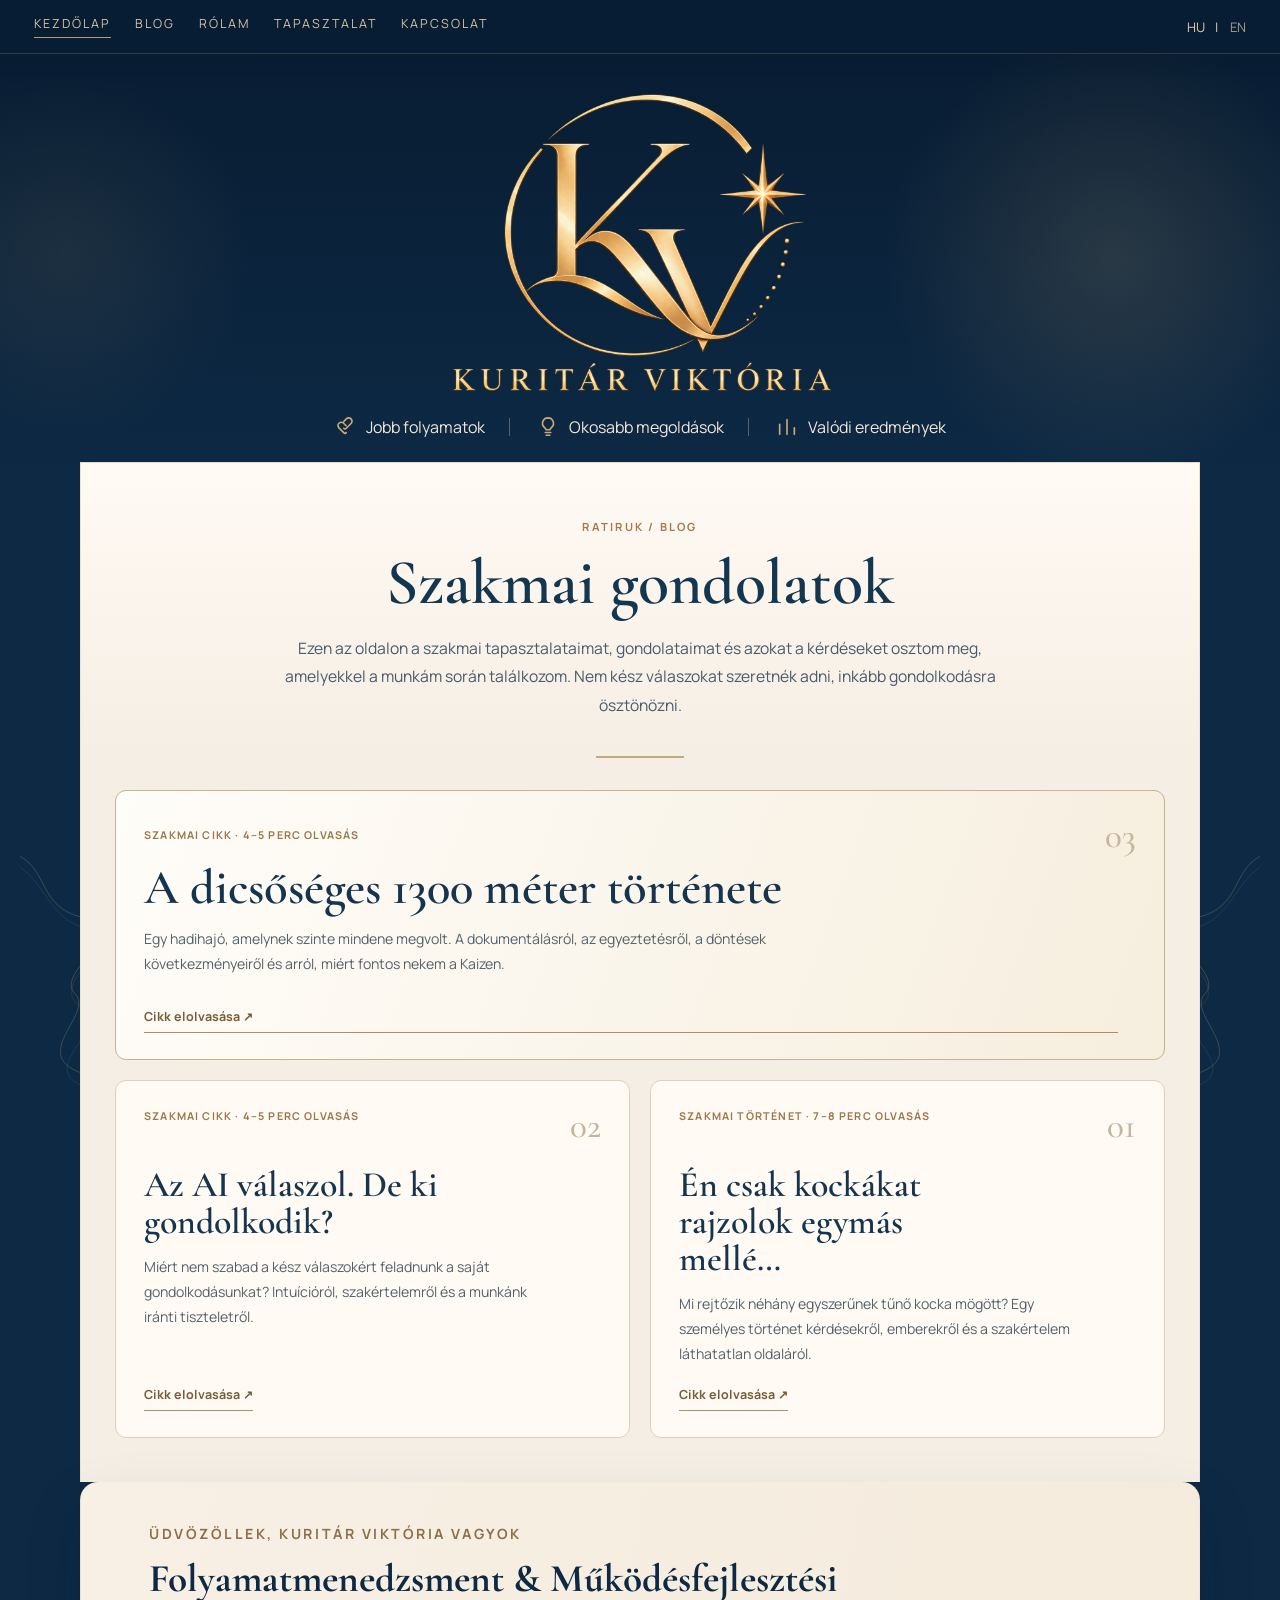
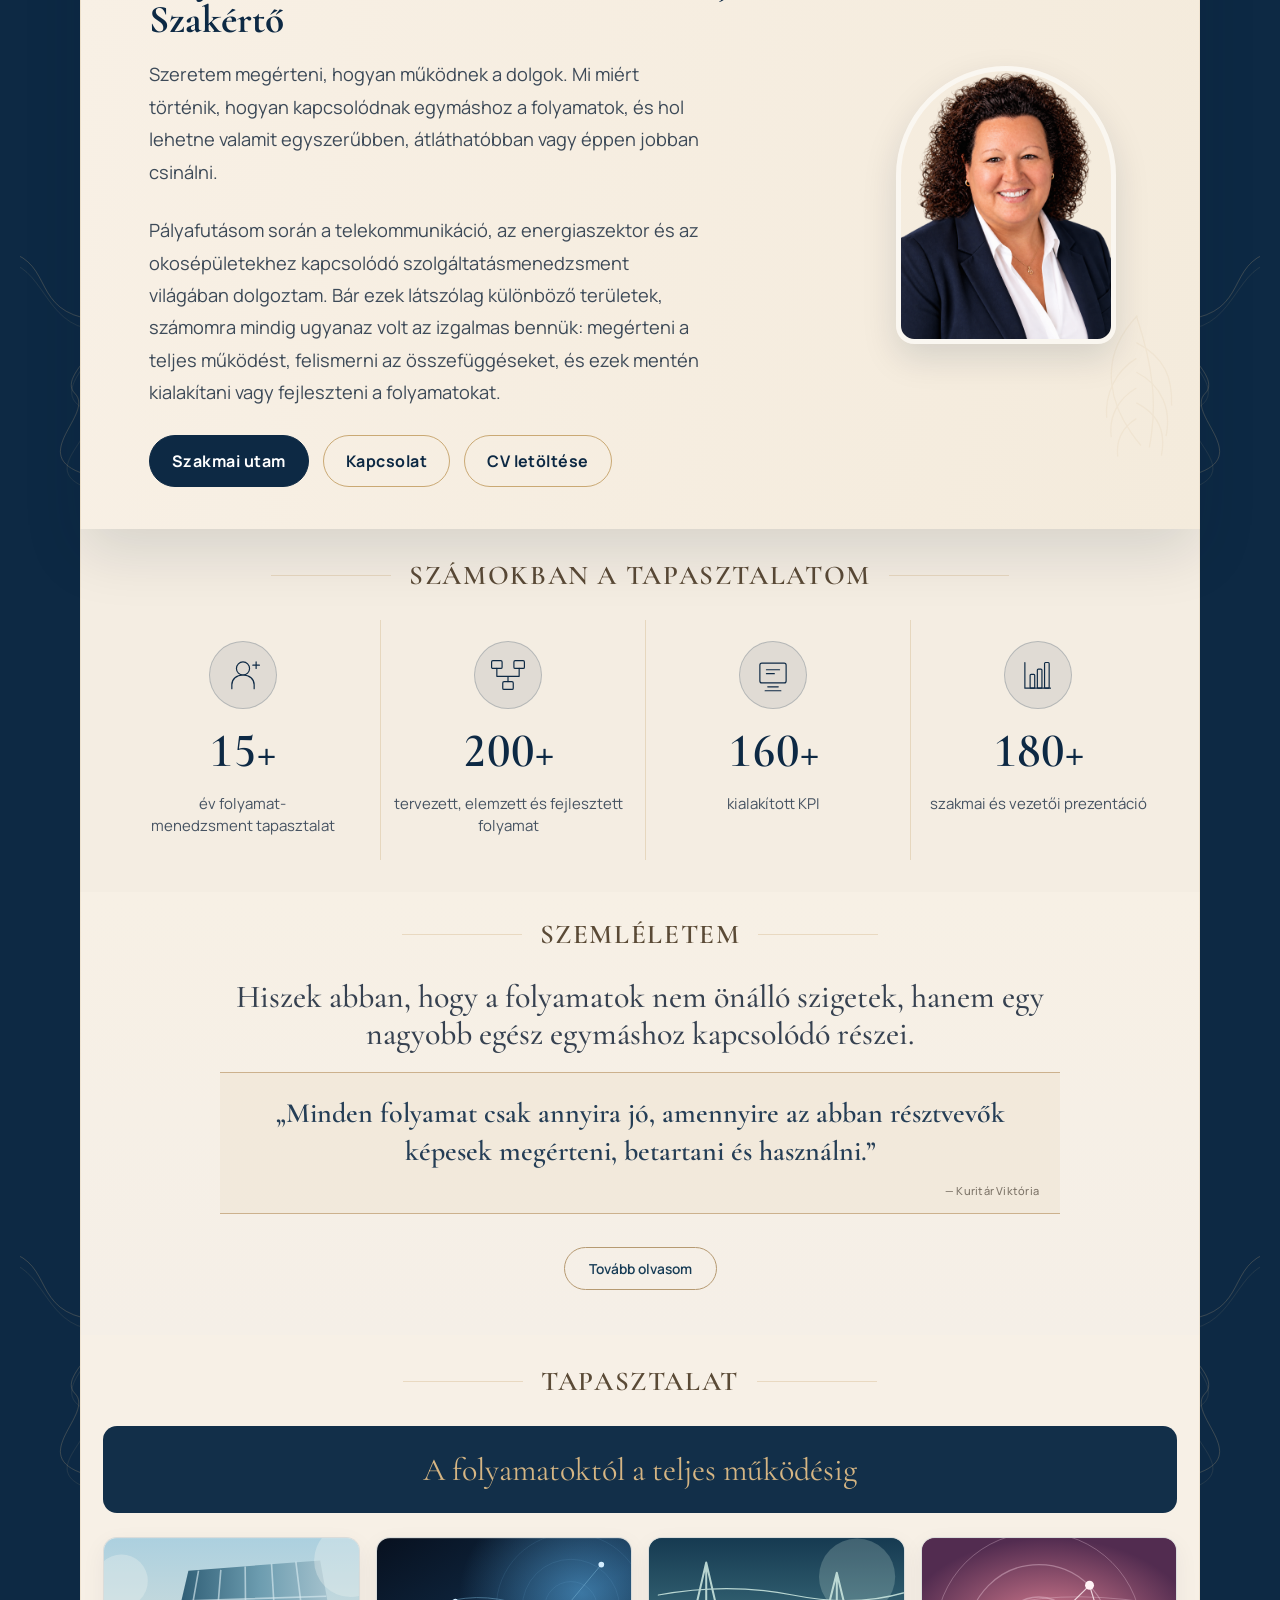
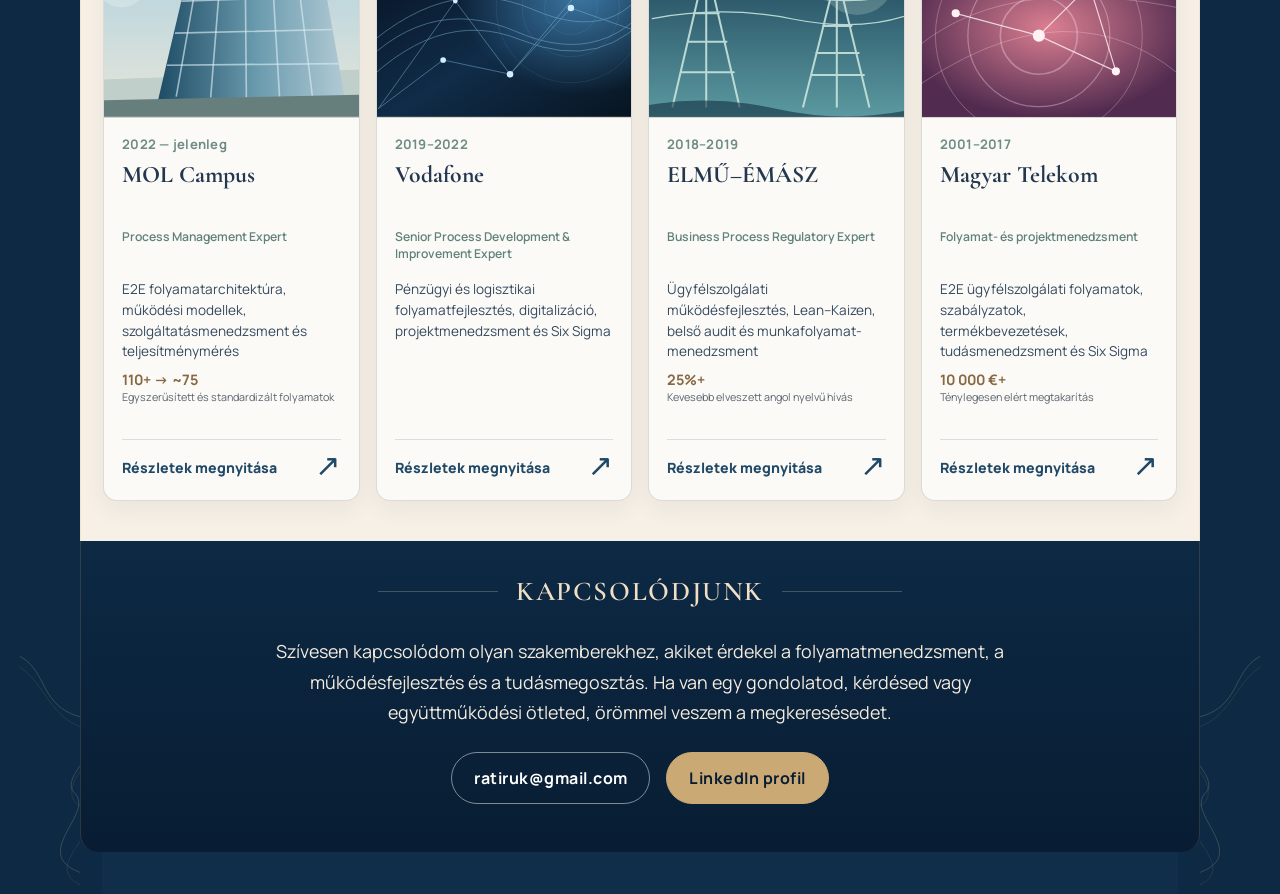
<file: index.html>
<!doctype html>
<html lang="hu">
<head>
  <meta charset="utf-8">
  <meta name="viewport" content="width=device-width, initial-scale=1">
<meta name="description" content="Kuritár Viktória – folyamatmenedzsment és működésfejlesztés. E2E folyamatok, működési modellek, szakmai tapasztalatok és gondolatok.">
  <meta property="og:title" content="Kuritár Viktória | RATIRUK">
  <meta property="og:description" content="Folyamatmenedzsment, működésfejlesztés és szakmai tapasztalatok.">
  <meta property="og:type" content="website">
  <meta property="og:url" content="https://ratiruk.hu/">
  <link rel="canonical" href="https://ratiruk.hu/">
<title>Kuritár Viktória | Folyamatmenedzsment és Működésfejlesztés</title>
  <link rel="preconnect" href="https://fonts.googleapis.com">
  <link rel="preconnect" href="https://fonts.gstatic.com" crossorigin>
  <link href="https://fonts.googleapis.com/css2?family=Cormorant+Garamond:wght@400;500;600;700&family=Manrope:wght@400;500;600;700&family=Allura&display=swap" rel="stylesheet">
  <link rel="stylesheet" href="styles.css">
  <script defer src="script.js?v=20261121-vasa-v29"></script>
<script type="application/ld+json">
{
  "@context": "https://schema.org",
  "@type": "Person",
  "@id": "https://ratiruk.hu/#person",
  "name": "Kuritár Viktória",
  "url": "https://ratiruk.hu/",
  "jobTitle": "Folyamatmenedzsment és Működésfejlesztési Szakértő",
  "description": "Folyamatmenedzsmenttel, működésfejlesztéssel és E2E folyamatokkal foglalkozó szakember.",
  "sameAs": [
    "https://www.linkedin.com/in/vikt%C3%B3ria-kurit%C3%A1r-453890116/"
  ]
}
</script>
</head>
<body>
  <a class="skip-link" href="#content">Ugrás a tartalomra</a>

  <div class="site-header">
    <div class="site-header__inner">
      <header class="topbar">
        <nav class="topnav" aria-label="Fő navigáció">
          <a href="#top" data-i18n="navHome">Kezdőlap</a>
          <a href="#blog" data-i18n="navBlog">Blog</a>
          <a href="#about" data-i18n="navAbout">Rólam</a>
          <a href="#experience" data-i18n="navExperience">Tapasztalat</a>
          <a href="#contact" data-i18n="navContact">Kapcsolat</a>
        </nav>
        <div class="lang-switch" aria-label="Nyelvválasztó">
          <button class="active" data-lang="hu">HU</button>
          <span>|</span>
          <button data-lang="en">EN</button>
        </div>
      </header>
    </div>
  </div>

  <section class="hero-band" id="top">
    <div class="hero-band__ornaments hero-band__ornaments--left" aria-hidden="true"></div>
    <div class="hero-band__ornaments hero-band__ornaments--right" aria-hidden="true"></div>

    <div class="hero-band__inner">


      <div class="hero-layout">

        <div class="hero-center">
          <img class="hero-logo-final" src="assets/kv-final-user.png" alt="Kuritár Viktória – összefonódó arany KV monogram">
          <div class="hero-values">
            <div class="value-item">
              <svg viewBox="0 0 24 24" aria-hidden="true"><path d="M10.6 13.4a2 2 0 0 0 2.8 0l5.2-5.2a3.6 3.6 0 1 0-5.1-5.1L10.8 5.8m2.6 12.4a2 2 0 0 1-2.8 0l-5.2-5.2a3.6 3.6 0 0 1 5.1-5.1l2.7 2.7"/></svg>
              <span data-i18n="motto1">Jobb folyamatok</span>
            </div>
            <div class="value-item">
              <svg viewBox="0 0 24 24" aria-hidden="true"><path d="M9 18h6m-5 3h4M12 2a6 6 0 0 0-3.7 10.7c.8.7 1.4 1.5 1.7 2.3h4c.3-.8.9-1.6 1.7-2.3A6 6 0 0 0 12 2Z"/></svg>
              <span data-i18n="motto2">Okosabb megoldások</span>
            </div>
            <div class="value-item">
              <svg viewBox="0 0 24 24" aria-hidden="true"><path d="M4 20V9m8 11V4m8 16v-7"/></svg>
              <span data-i18n="motto3">Valódi eredmények</span>
            </div>
          </div>
        </div>
      </div>
    </div>
  </section>

  <main id="content" class="page-shell">
    <section id="blog" class="blog-hub section-block" aria-labelledby="blog-heading">
      <div class="blog-hub__heading">
        <p class="blog-hub__eyebrow" data-i18n="blogKicker">RATIRUK / BLOG</p>
        <h2 id="blog-heading" data-i18n="blogHeading">Szakmai gondolatok</h2>
        <p class="blog-hub__intro" data-i18n="blogText">Ezen az oldalon a szakmai tapasztalataimat, gondolataimat és azokat a kérdéseket osztom meg, amelyekkel a munkám során találkozom. Nem kész válaszokat szeretnék adni, inkább gondolkodásra ösztönözni.</p>
      </div>
      <div class="blog-hub__articles">
        <article class="blog-article blog-article--latest blog-article--featured">
          <div class="blog-article__topline">
            <span class="blog-article__label" data-i18n="article3Meta">LEGFRISSEBB CIKK · 4–5 PERC OLVASÁS</span>
            <span class="blog-article__number" aria-hidden="true">03</span>
          </div>
          <div class="blog-article__main">
            <h3 data-i18n="article3Title">A dicsőséges 1300 méter története</h3>
            <p data-i18n="article3Excerpt">Egy hadihajó, amelynek szinte mindene megvolt. A dokumentálásról, az egyeztetésről, a döntések következményeiről és arról, miért fontos nekem a Kaizen.</p>
          </div>
          <a class="blog-article__link" href="cikkek/a-dicsoseges-1300-meter-tortenete/" data-article-link-vasa data-i18n="articleOpen">Cikk elolvasása ↗</a>
        </article>
        <article class="blog-article blog-article--story">
          <div class="blog-article__topline">
            <span class="blog-article__label" data-i18n="article2Meta">SZAKMAI CIKK · 4–5 PERC OLVASÁS</span>
            <span class="blog-article__number" aria-hidden="true">02</span>
          </div>
          <div class="blog-article__main">
            <h3 data-i18n="article2Title">Az AI válaszol. De ki gondolkodik?</h3>
            <p data-i18n="article2Excerpt">Miért nem szabad a kész válaszokért feladnunk a saját gondolkodásunkat? Intuícióról, szakértelemről és a munkánk iránti tiszteletről.</p>
          </div>
          <a class="blog-article__link" href="cikkek/az-ai-valaszol-de-ki-gondolkodik/" data-article-link-ai data-i18n="articleOpen">Cikk elolvasása ↗</a>
        </article>
        <article class="blog-article blog-article--story">
          <div class="blog-article__topline">
            <span class="blog-article__label" data-i18n="articleMeta">SZAKMAI TÖRTÉNET · 7–8 PERC OLVASÁS</span>
            <span class="blog-article__number" aria-hidden="true">01</span>
          </div>
          <div class="blog-article__main">
            <h3 data-i18n="articleTitle">Én csak kockákat rajzolok egymás mellé…</h3>
            <p data-i18n="articleExcerpt">Mi rejtőzik néhány egyszerűnek tűnő kocka mögött? Egy személyes történet kérdésekről, emberekről és a szakértelem láthatatlan oldaláról.</p>
          </div>
          <a class="blog-article__link" href="cikkek/csak-kockakat-rajzolok/" data-article-link data-i18n="articleOpen">Cikk elolvasása ↗</a>
        </article>
      </div>
    </section>

    <section class="intro-card section-block">

      <div class="intro-card__content">
        <p class="eyebrow" data-i18n="introEyebrow">Üdvözöllek, Kuritár Viktória vagyok</p>
        <h1 data-i18n="introTitle">Folyamatmenedzsment &amp; Működésfejlesztési Szakértő</h1>
        <p class="intro-card__lead" data-i18n="introLead">Szeretem megérteni, hogyan működnek a dolgok. Mi miért történik, hogyan kapcsolódnak egymáshoz a folyamatok, és hol lehetne valamit egyszerűbben, átláthatóbban vagy éppen jobban csinálni.</p>
        <p class="intro-card__lead intro-card__lead--second" data-i18n="introLead2">Pályafutásom során a telekommunikáció, az energiaszektor és az okosépületekhez kapcsolódó szolgáltatásmenedzsment világában dolgoztam. Bár ezek látszólag különböző területek, számomra mindig ugyanaz volt az izgalmas bennük: megérteni a teljes működést, felismerni az összefüggéseket, és ezek mentén kialakítani vagy fejleszteni a folyamatokat.</p>
        <div class="intro-card__actions">
          <a class="btn btn--solid" href="#experience" data-i18n="ctaExperience">Szakmai utam</a>
          <a class="btn btn--outline" href="#contact" data-i18n="ctaContact">Kapcsolat</a>
          <a class="btn btn--outline" href="assets/Kuritar_Viktoria_CV_EN.pdf" download="Kuritar_Viktoria_CV_EN.pdf" data-i18n="ctaCv">CV letöltése</a>
        </div>
      </div>
      <div class="intro-card__portrait">
        <img src="assets/viktoria-kuritar.png" alt="Kuritár Viktória portréja">
      </div>
      <div class="intro-card__leaf" aria-hidden="true"></div>
    </section>

    <section class="stats-card section-block">
      <div class="section-heading section-heading--center">
        <span data-i18n="statsHeading">Számokban a tapasztalatom</span>
      </div>
      <div class="stats-grid">
        <article class="stat-card stat-card--highlight">
          <div class="stat-card__icon">
            <svg viewBox="0 0 64 64" aria-hidden="true"><circle cx="32" cy="22" r="10"/><path d="M15 53v-6c0-9 7-15 17-15s17 6 17 15v6"/><path d="M47 17h10M52 12v10"/></svg>
          </div>
          <div class="stat-card__body"><strong>15+</strong><span class="stat-label stat-label--first" data-i18n="stat1">év folyamat-<br class="hu-only-break">menedzsment tapasztalat</span></div>
        </article>
        <article class="stat-card stat-card--highlight">
          <div class="stat-card__icon">
            <svg viewBox="0 0 64 64" aria-hidden="true"><rect x="7" y="10" width="16" height="12" rx="2"/><rect x="41" y="10" width="16" height="12" rx="2"/><rect x="24" y="42" width="16" height="12" rx="2"/><path d="M15 22v12h17v8m17-20v12H32"/></svg>
          </div>
          <div class="stat-card__body"><strong>200+</strong><span data-i18n="stat2">tervezett, elemzett és fejlesztett folyamat</span></div>
        </article>
        <article class="stat-card">
          <div class="stat-card__icon">
            <svg viewBox="0 0 64 64" aria-hidden="true"><rect x="12" y="14" width="40" height="30" rx="3"/><path d="M24 50h16M20 56h24"/><path d="M22 24h20M22 30h12"/></svg>
          </div>
          <div class="stat-card__body"><strong>160+</strong><span data-i18n="stat3">kialakított KPI</span></div>
        </article>
        <article class="stat-card">
          <div class="stat-card__icon">
            <svg viewBox="0 0 64 64" aria-hidden="true"><path d="M12 52V13m0 39h39"/><rect x="20" y="31" width="7" height="21" rx="1.5"/><rect x="31" y="23" width="7" height="29" rx="1.5"/><rect x="42" y="13" width="7" height="39" rx="1.5"/></svg>
          </div>
          <div class="stat-card__body"><strong data-i18n="stat4Strong">180+</strong><span data-i18n="stat4">szakmai és vezetői prezentáció</span></div>
        </article>
      </div>
    </section>

    <section id="about" class="philosophy-card section-block">
      <div class="section-heading section-heading--center">
        <span data-i18n="aboutHeading">Szemléletem</span>
      </div>
      <blockquote class="philosophy-quote" data-i18n="aboutQuote">Hiszek abban, hogy a folyamatok nem önálló szigetek, hanem egy nagyobb egész egymáshoz kapcsolódó részei.</blockquote>
      <figure class="philosophy-citation"><blockquote class="philosophy-signature" data-i18n="aboutSignature">„Minden folyamat csak annyira jó, amennyire az abban résztvevők képesek megérteni, betartani és használni.”</blockquote><figcaption class="philosophy-author" data-i18n="aboutAuthor">— Kuritár Viktória</figcaption></figure>
      <button class="philosophy-toggle" type="button" aria-expanded="false" aria-controls="philosophy-more" data-i18n="readMore">Tovább olvasom</button>
      <div id="philosophy-more" class="philosophy-more" hidden>
      <p class="philosophy-text" data-i18n="aboutText1">Számomra a működés valójában egyetlen nagy, összefüggő folyamat, amelyet a könnyebb megértés, tervezés és működtetés érdekében kisebb részekre bontunk. Ezeket azonban sosem érdemes egymástól elszigetelten vizsgálni, hiszen minden folyamat hatással van valami másra.</p>
      <p class="philosophy-text philosophy-text--secondary" data-i18n="aboutText2">Azt is vallom, hogy egy folyamat nem attól jó, hogy szépen néz ki egy ábrán, hanem attól, hogy a gyakorlatban is működik. Ahogy mondani szoktam:</p>
      <p class="philosophy-text" data-i18n="aboutText3">A munkámat leginkább egy GPS működéséhez tudnám hasonlítani. Megtervezem az utat A-ból B-be, megmutatom az irányt és a fontos állomásokat. Ha menet közben akadályba ütközünk, újratervezünk. Mert nem az a lényeg, hogy mindenáron az eredeti útvonalhoz ragaszkodjunk, hanem hogy tudjuk, hová szeretnénk eljutni, és megtaláljuk oda a legjobb utat.</p>
      <p class="philosophy-text philosophy-text--secondary" data-i18n="aboutText4">Számomra erről szól a jó folyamatmenedzsment: világos irányokról, egyértelmű felelősségekről, együttműködésről és olyan megoldásokról, amelyek valóban segítik az emberek mindennapi munkáját.</p>
      </div>
    </section>

    <section id="experience" class="experience-card section-block">
      <div class="section-heading section-heading--center">
        <span data-i18n="expHeading">Tapasztalat</span>
      </div>
      <div class="career-journey" aria-label="Szakmai fejlődési ív">
        <p class="career-journey__eyebrow" data-i18n="journeyHeading">A folyamatoktól a teljes működésig</p>
      </div>
      <div class="experience-grid">
        <article class="exp-tile" data-theme="campus">
          <img src="assets/campus.svg" alt="MOL Campus illusztráció">
          <div class="exp-body">
            <p class="exp-date">2022 — jelenleg</p>
            <h3>MOL Campus</h3>
            <p class="exp-role">Process Management Expert</p>
            <p class="exp-copy" data-i18n="expDesc1">E2E folyamatarchitektúra, működési modellek, szolgáltatásmenedzsment és teljesítménymérés</p>
            <div class="exp-result"><strong>110+ → ~75</strong><span data-i18n="resultCampus">Egyszerűsített és standardizált folyamatok</span></div>
            <div class="exp-footer"><button class="exp-open" data-career="campus" data-i18n="detailsOpen">Részletek megnyitása</button><span class="exp-arrow" aria-hidden="true">↗</span></div>
          </div>
        </article>
        <article class="exp-tile" data-theme="voda">
          <img src="assets/voda.svg" alt="Vodafone illusztráció">
          <div class="exp-body">
            <p class="exp-date">2019–2022</p>
            <h3>Vodafone</h3>
            <p class="exp-role">Senior Process Development &amp; Improvement Expert</p>
            <p class="exp-copy" data-i18n="expDesc2">Pénzügyi és logisztikai folyamatfejlesztés, digitalizáció, projektmenedzsment és Six Sigma</p>
            <div class="exp-result exp-result--empty" aria-hidden="true"></div>
            <div class="exp-footer"><button class="exp-open" data-career="voda" data-i18n="detailsOpen">Részletek megnyitása</button><span class="exp-arrow" aria-hidden="true">↗</span></div>
          </div>
        </article>
        <article class="exp-tile" data-theme="energy">
          <img src="assets/energy.svg" alt="Elmű illusztráció">
          <div class="exp-body">
            <p class="exp-date">2018–2019</p>
            <h3>ELMŰ–ÉMÁSZ</h3>
            <p class="exp-role">Business Process Regulatory Expert</p>
            <p class="exp-copy" data-i18n="expDesc3">Ügyfélszolgálati működésfejlesztés, Lean–Kaizen, belső audit és munkafolyamat-menedzsment</p>
            <div class="exp-result"><strong>25%+</strong><span data-i18n="resultEnergy">Kevesebb elveszett angol nyelvű hívás</span></div>
            <div class="exp-footer"><button class="exp-open" data-career="energy" data-i18n="detailsOpen">Részletek megnyitása</button><span class="exp-arrow" aria-hidden="true">↗</span></div>
          </div>
        </article>
        <article class="exp-tile" data-theme="telekom">
          <img src="assets/telekom.svg" alt="Telekom illusztráció">
          <div class="exp-body">
            <p class="exp-date">2001–2017</p>
            <h3>Magyar Telekom</h3>
            <p class="exp-role" data-i18n="expRole4">Folyamat- és projektmenedzsment</p>
            <p class="exp-copy" data-i18n="expDesc4">E2E ügyfélszolgálati folyamatok, szabályzatok, termékbevezetések, tudásmenedzsment és Six Sigma</p>
            <div class="exp-result"><strong>10 000 €+</strong><span data-i18n="resultTelekom">Ténylegesen elért megtakarítás</span></div>
            <div class="exp-footer"><button class="exp-open" data-career="telekom" data-i18n="detailsOpen">Részletek megnyitása</button><span class="exp-arrow" aria-hidden="true">↗</span></div>
          </div>
        </article>
      </div>
    </section>

    <section id="contact" class="contact-band section-block">
      <div class="section-heading section-heading--center section-heading--light">
        <span data-i18n="contactHeading">Kapcsolódjunk</span>
      </div>
      <p class="contact-text" data-i18n="contactText">Szívesen kapcsolódom olyan szakemberekhez, akiket érdekel a folyamatmenedzsment, a működésfejlesztés és a tudásmegosztás. Ha van egy gondolatod, kérdésed vagy együttműködési ötleted, örömmel veszem a megkeresésedet.</p>
      <div class="contact-actions">
        <a class="btn btn--outline-light" href="mailto:ratiruk@gmail.com">ratiruk@gmail.com</a>
        <a class="btn btn--solid-light" href="https://www.linkedin.com/in/vikt%C3%B3ria-kurit%C3%A1r-453890116/" target="_blank" rel="noopener" data-i18n="linkedin">LinkedIn profil</a>
      </div>
    </section>
  </main>

  <div class="career-drawer" hidden>
    <div class="career-drawer__backdrop" data-close-drawer></div>
    <aside class="career-drawer__panel" aria-modal="true" role="dialog" tabindex="-1" aria-labelledby="drawer-title">
      <button class="career-drawer__close" type="button" aria-label="Bezárás" data-close-drawer>×</button>
      <p class="eyebrow" id="drawer-period"></p>
      <h3 id="drawer-title"></h3>
      <p class="drawer-role" id="drawer-role"></p>
      <div class="drawer-copy" id="drawer-copy"></div>
    </aside>
  </div>
<!-- Cloudflare Web Analytics --><script type='module' src='https://static.cloudflareinsights.com/beacon.min.js' data-cf-beacon='{"token": "4f9561ffe116478b8d4dfbc28d95b921"}'></script><!-- End Cloudflare Web Analytics -->
</body>
</html>
</file>
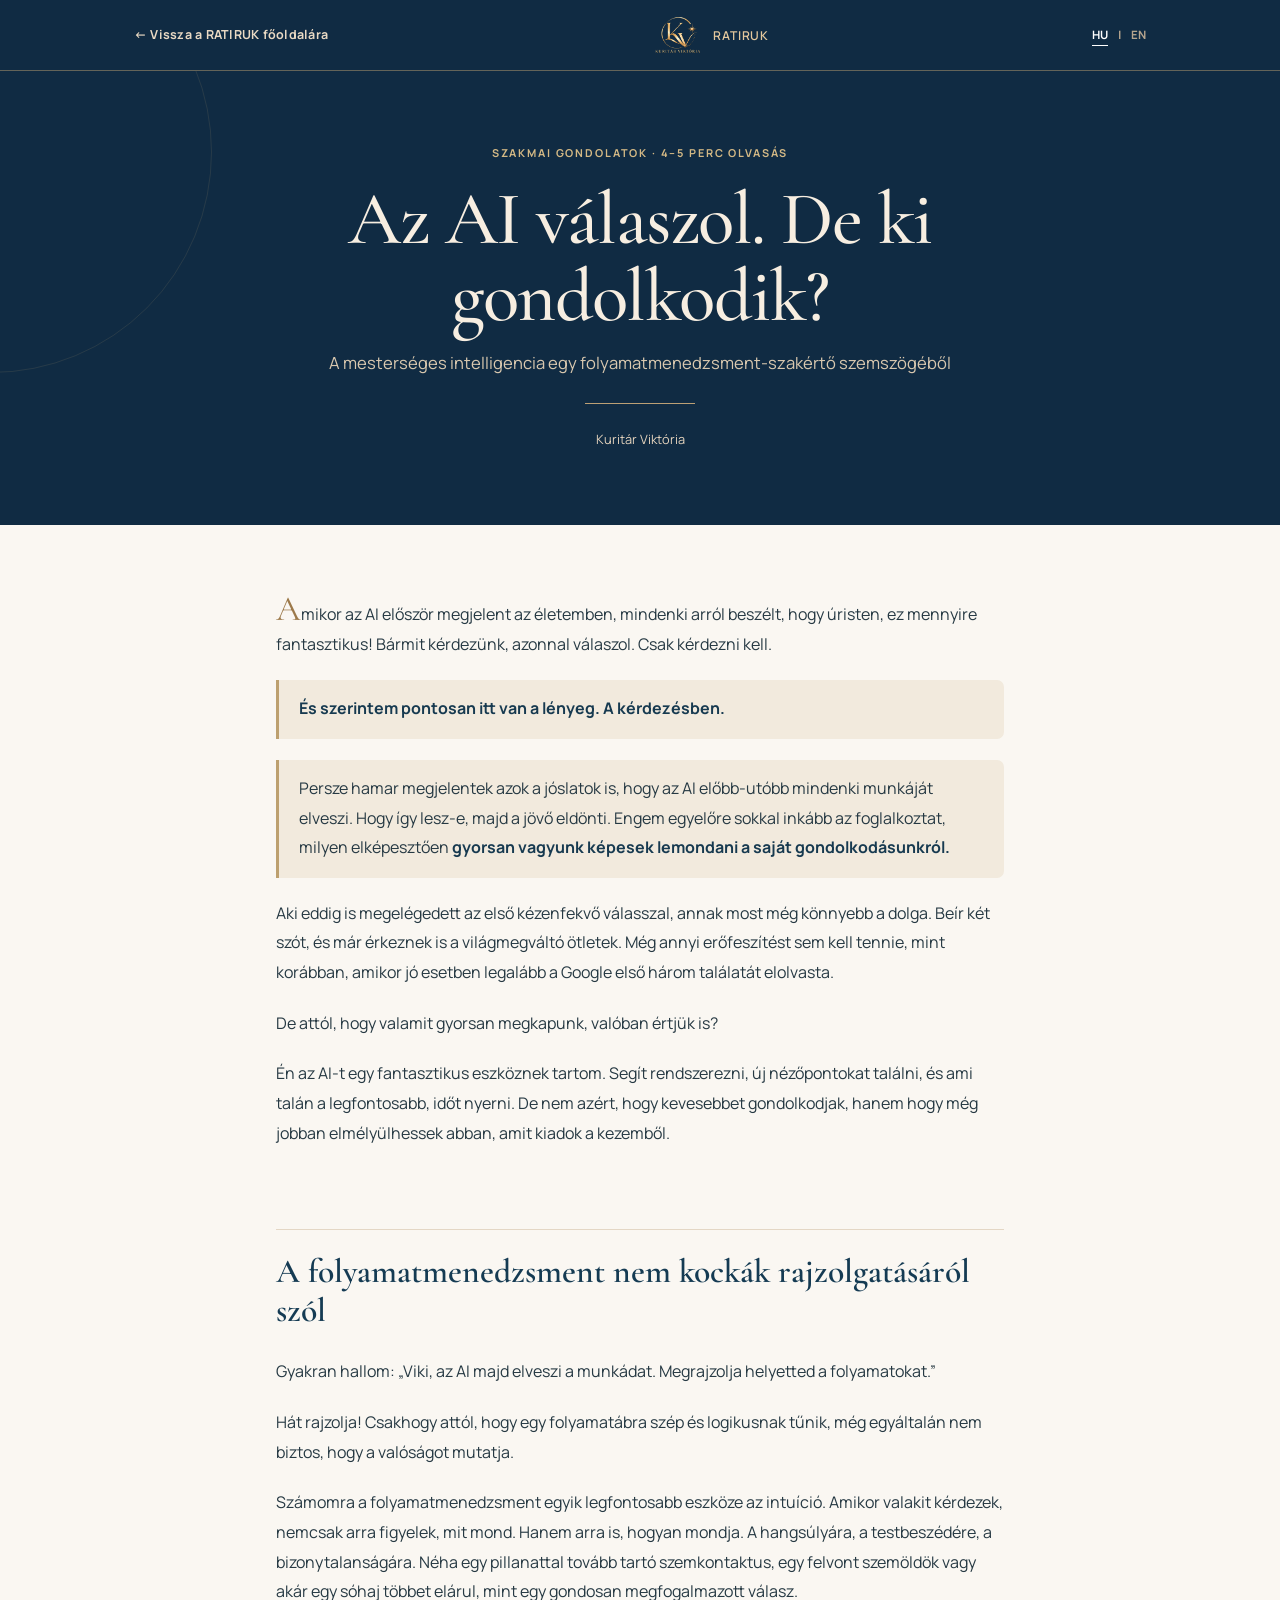
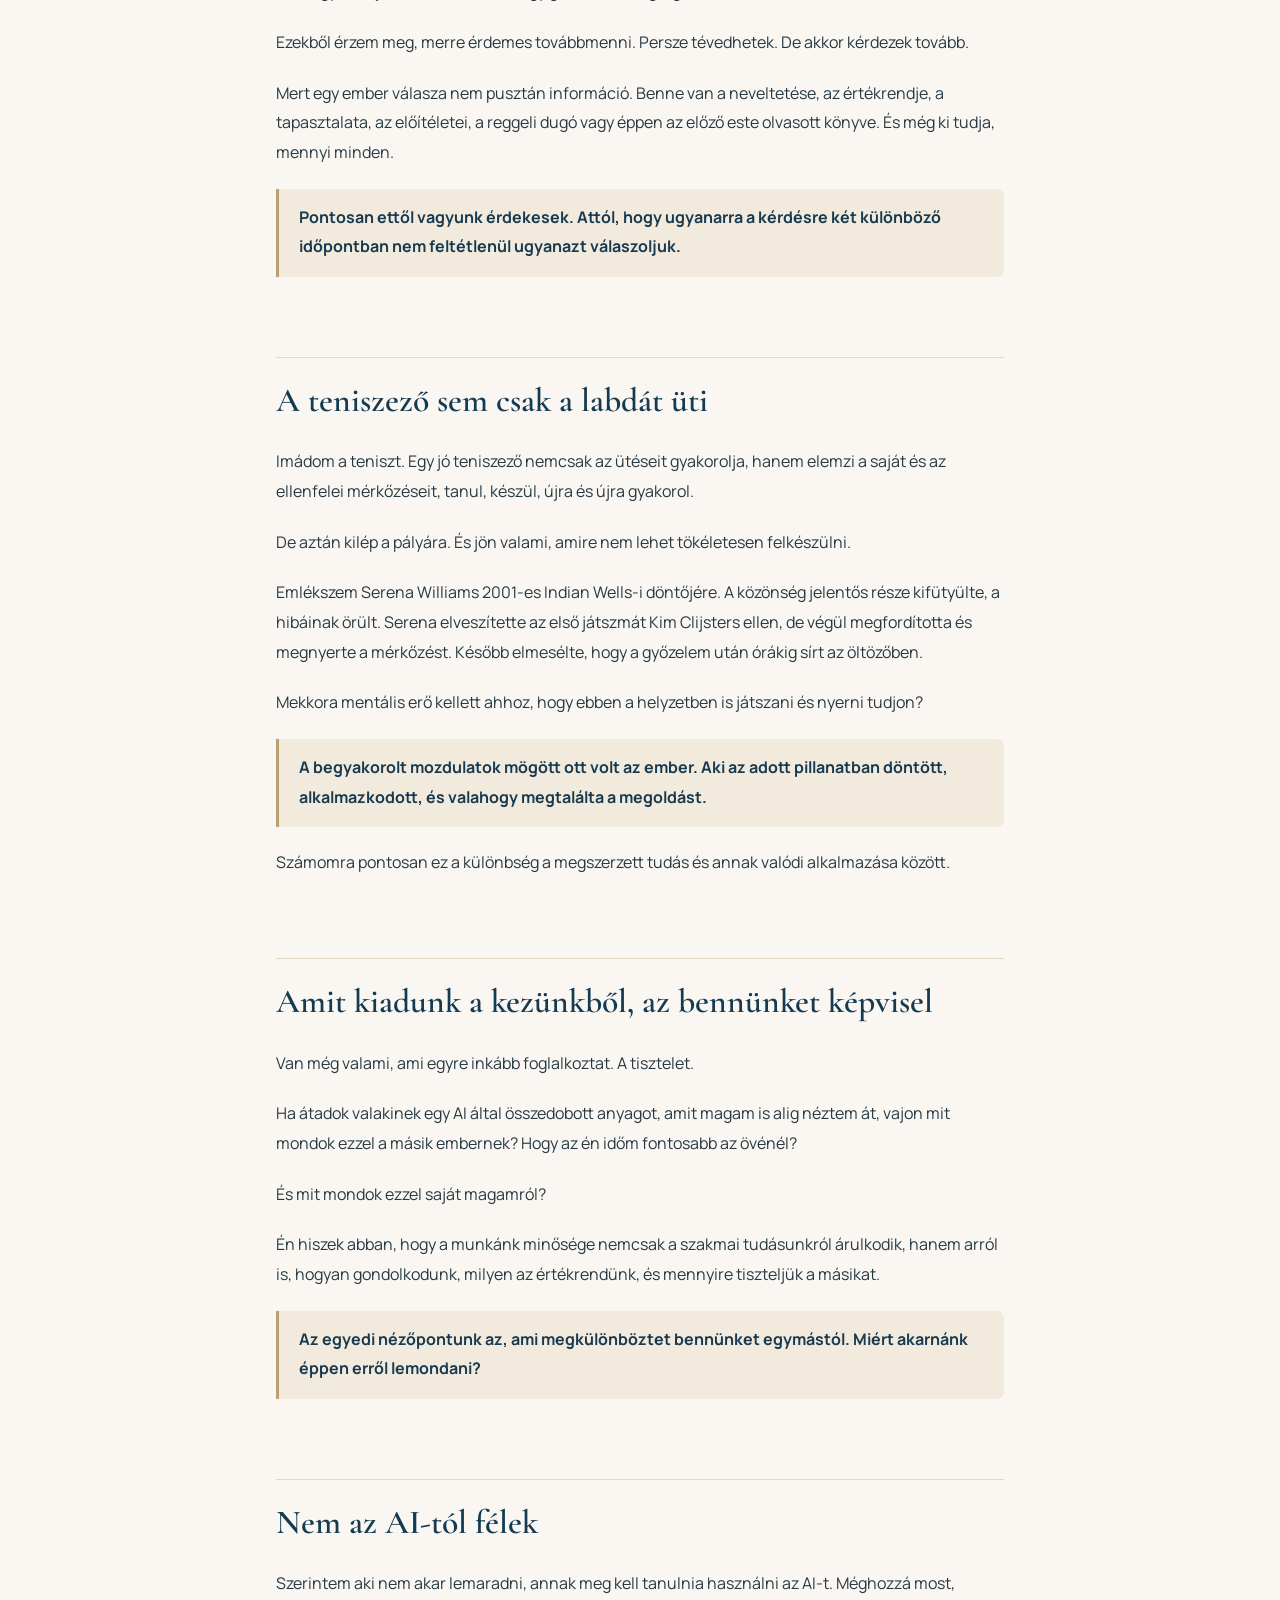
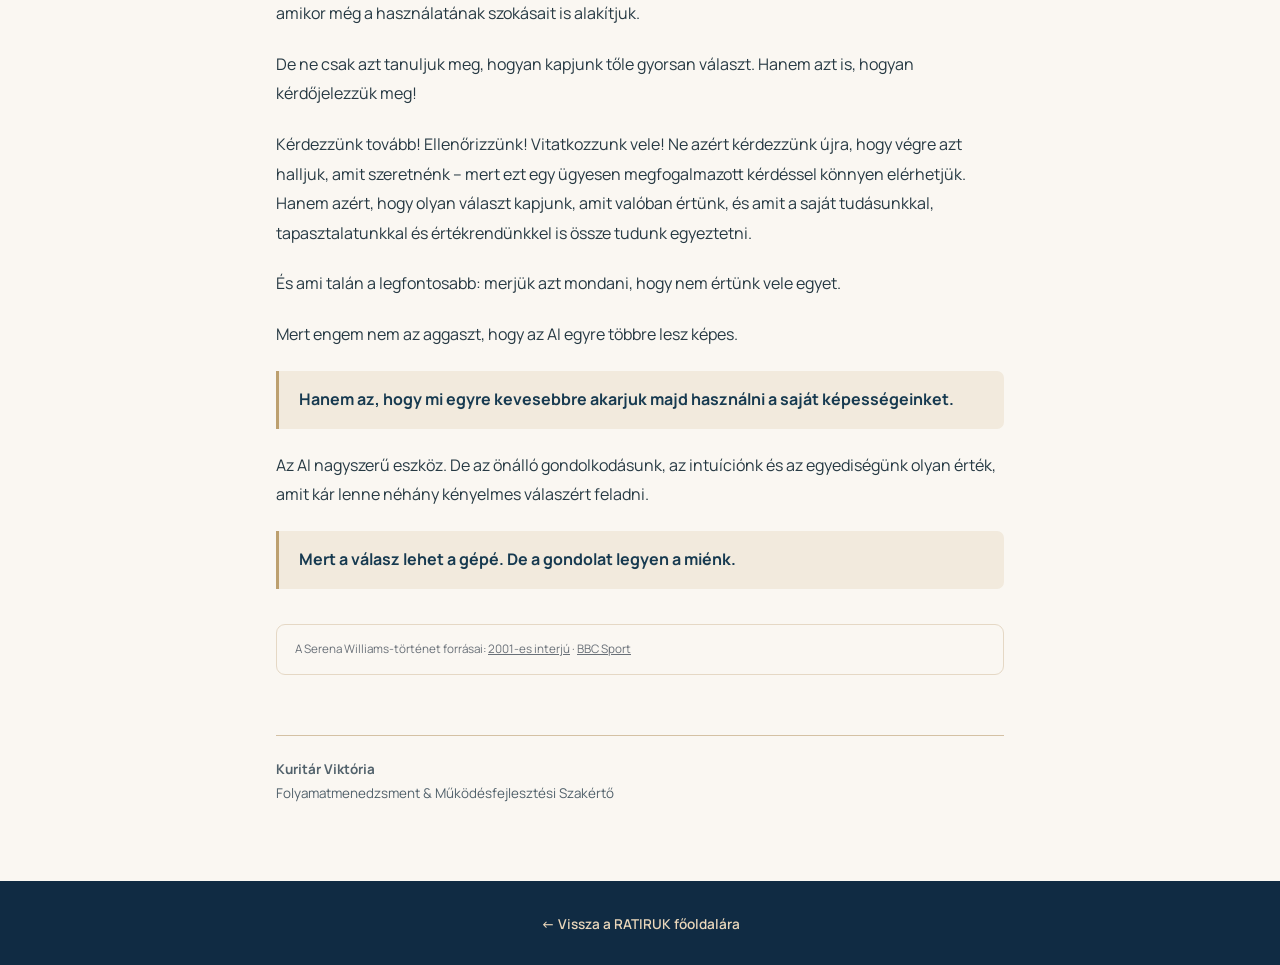
<file: cikkek/az-ai-valaszol-de-ki-gondolkodik/index.html>
<!doctype html>
<html lang="hu">
<head>
  <meta charset="utf-8">
  <meta name="viewport" content="width=device-width, initial-scale=1">
  <title>Az AI válaszol. De ki gondolkodik? | RATIRUK</title>
  <meta name="description" content="Az AI válaszokat ad, de ki gondolkodik? Kuritár Viktória személyes írása intuícióról, szakértelemről, tiszteletről és az önálló gondolkodásról.">
  <meta name="author" content="Kuritár Viktória">
  <meta property="og:type" content="article">
  <meta property="og:site_name" content="RATIRUK">
  <meta property="og:title" content="Az AI válaszol. De ki gondolkodik?">
  <meta property="og:description" content="Az AI válaszokat ad, de ki gondolkodik? Kuritár Viktória személyes írása intuícióról, szakértelemről, tiszteletről és az önálló gondolkodásról.">
  <meta property="og:url" content="https://ratiruk.hu/cikkek/az-ai-valaszol-de-ki-gondolkodik/">
  <meta property="og:image" content="https://ratiruk.hu/assets/kv-final-user.png">
  <meta name="twitter:card" content="summary">
  <link rel="canonical" href="https://ratiruk.hu/cikkek/az-ai-valaszol-de-ki-gondolkodik/">
  <link rel="alternate" hreflang="hu" href="https://ratiruk.hu/cikkek/az-ai-valaszol-de-ki-gondolkodik/">
  <link rel="alternate" hreflang="en" href="https://ratiruk.hu/en/articles/ai-answers-but-who-is-thinking/">
  <link rel="preconnect" href="https://fonts.googleapis.com">
  <link rel="preconnect" href="https://fonts.gstatic.com" crossorigin>
  <link href="https://fonts.googleapis.com/css2?family=Cormorant+Garamond:wght@400;500;600;700&family=Manrope:wght@400;500;600;700&display=swap" rel="stylesheet">
  <link rel="stylesheet" href="../../article.css">
</head>
<body>
  <a class="skip" href="#article">Ugrás a cikkre</a>
  <header class="sitebar"><div class="sitebar__in">
    <a class="home-link" href="../../#blog">← Vissza a RATIRUK főoldalára</a>
    <div class="brand"><img src="../../assets/kv-final-user.png" alt="KV monogram"><span>RATIRUK</span></div>
    <nav class="languages" aria-label="Language">
      <a href="../../cikkek/az-ai-valaszol-de-ki-gondolkodik/" class="active" aria-current="page">HU</a>
      <span>|</span>
      <a href="../../en/articles/ai-answers-but-who-is-thinking/">EN</a>
    </nav>
  </div></header>
  <main id="article">
    <section class="article-hero">
      <p class="eyebrow">SZAKMAI GONDOLATOK · 4–5 PERC OLVASÁS</p>
      <h1>Az AI válaszol. De ki gondolkodik?</h1>
      <p class="subtitle">A mesterséges intelligencia egy folyamatmenedzsment-szakértő szemszögéből</p>
      <hr class="hero-rule">
      <p class="byline">Kuritár Viktória</p>
    </section>
    <div class="article-shell">
      <article class="article-body">
<p>Amikor az AI először megjelent az életemben, mindenki arról beszélt, hogy úristen, ez mennyire fantasztikus! Bármit kérdezünk, azonnal válaszol. Csak kérdezni kell.</p>
<p><strong>És szerintem pontosan itt van a lényeg. A kérdezésben.</strong></p>
<p>Persze hamar megjelentek azok a jóslatok is, hogy az AI előbb-utóbb mindenki munkáját elveszi. Hogy így lesz-e, majd a jövő eldönti. Engem egyelőre sokkal inkább az foglalkoztat, milyen elképesztően <strong>gyorsan vagyunk képesek lemondani a saját gondolkodásunkról.</strong></p>
<p>Aki eddig is megelégedett az első kézenfekvő válasszal, annak most még könnyebb a dolga. Beír két szót, és már érkeznek is a világmegváltó ötletek. Még annyi erőfeszítést sem kell tennie, mint korábban, amikor jó esetben legalább a Google első három találatát elolvasta.</p>
<p>De attól, hogy valamit gyorsan megkapunk, valóban értjük is?</p>
<p>Én az AI-t egy fantasztikus eszköznek tartom. Segít rendszerezni, új nézőpontokat találni, és ami talán a legfontosabb, időt nyerni. De nem azért, hogy kevesebbet gondolkodjak, hanem hogy még jobban elmélyülhessek abban, amit kiadok a kezemből.</p>
<h2>A folyamatmenedzsment nem kockák rajzolgatásáról szól</h2>
<p>Gyakran hallom: „Viki, az AI majd elveszi a munkádat. Megrajzolja helyetted a folyamatokat.”</p>
<p>Hát rajzolja! Csakhogy attól, hogy egy folyamatábra szép és logikusnak tűnik, még egyáltalán nem biztos, hogy a valóságot mutatja.</p>
<p>Számomra a folyamatmenedzsment egyik legfontosabb eszköze az intuíció. Amikor valakit kérdezek, nemcsak arra figyelek, mit mond. Hanem arra is, hogyan mondja. A hangsúlyára, a testbeszédére, a bizonytalanságára. Néha egy pillanattal tovább tartó szemkontaktus, egy felvont szemöldök vagy akár egy sóhaj többet elárul, mint egy gondosan megfogalmazott válasz.</p>
<p>Ezekből érzem meg, merre érdemes továbbmenni. Persze tévedhetek. De akkor kérdezek tovább.</p>
<p>Mert egy ember válasza nem pusztán információ. Benne van a neveltetése, az értékrendje, a tapasztalata, az előítéletei, a reggeli dugó vagy éppen az előző este olvasott könyve. És még ki tudja, mennyi minden.</p>
<p><strong>Pontosan ettől vagyunk érdekesek. Attól, hogy ugyanarra a kérdésre két különböző időpontban nem feltétlenül ugyanazt válaszoljuk.</strong></p>
<h2>A teniszező sem csak a labdát üti</h2>
<p>Imádom a teniszt. Egy jó teniszező nemcsak az ütéseit gyakorolja, hanem elemzi a saját és az ellenfelei mérkőzéseit, tanul, készül, újra és újra gyakorol.</p>
<p>De aztán kilép a pályára. És jön valami, amire nem lehet tökéletesen felkészülni.</p>
<p>Emlékszem Serena Williams 2001-es Indian Wells-i döntőjére. A közönség jelentős része kifütyülte, a hibáinak örült. Serena elveszítette az első játszmát Kim Clijsters ellen, de végül megfordította és megnyerte a mérkőzést. Később elmesélte, hogy a győzelem után órákig sírt az öltözőben.</p>
<p>Mekkora mentális erő kellett ahhoz, hogy ebben a helyzetben is játszani és nyerni tudjon?</p>
<p><strong>A begyakorolt mozdulatok mögött ott volt az ember. Aki az adott pillanatban döntött, alkalmazkodott, és valahogy megtalálta a megoldást.</strong></p>
<p>Számomra pontosan ez a különbség a megszerzett tudás és annak valódi alkalmazása között.</p>
<h2>Amit kiadunk a kezünkből, az bennünket képvisel</h2>
<p>Van még valami, ami egyre inkább foglalkoztat. A tisztelet.</p>
<p>Ha átadok valakinek egy AI által összedobott anyagot, amit magam is alig néztem át, vajon mit mondok ezzel a másik embernek? Hogy az én időm fontosabb az övénél?</p>
<p>És mit mondok ezzel saját magamról?</p>
<p>Én hiszek abban, hogy a munkánk minősége nemcsak a szakmai tudásunkról árulkodik, hanem arról is, hogyan gondolkodunk, milyen az értékrendünk, és mennyire tiszteljük a másikat.</p>
<p><strong>Az egyedi nézőpontunk az, ami megkülönböztet bennünket egymástól. Miért akarnánk éppen erről lemondani?</strong></p>
<h2>Nem az AI-tól félek</h2>
<p>Szerintem aki nem akar lemaradni, annak meg kell tanulnia használni az AI-t. Méghozzá most, amikor még a használatának szokásait is alakítjuk.</p>
<p>De ne csak azt tanuljuk meg, hogyan kapjunk tőle gyorsan választ. Hanem azt is, hogyan kérdőjelezzük meg!</p>
<p>Kérdezzünk tovább! Ellenőrizzünk! Vitatkozzunk vele! Ne azért kérdezzünk újra, hogy végre azt halljuk, amit szeretnénk – mert ezt egy ügyesen megfogalmazott kérdéssel könnyen elérhetjük. Hanem azért, hogy olyan választ kapjunk, amit valóban értünk, és amit a saját tudásunkkal, tapasztalatunkkal és értékrendünkkel is össze tudunk egyeztetni.</p>
<p>És ami talán a legfontosabb: merjük azt mondani, hogy nem értünk vele egyet.</p>
<p>Mert engem nem az aggaszt, hogy az AI egyre többre lesz képes.</p>
<p><strong>Hanem az, hogy mi egyre kevesebbre akarjuk majd használni a saját képességeinket.</strong></p>
<p>Az AI nagyszerű eszköz. De az önálló gondolkodásunk, az intuíciónk és az egyediségünk olyan érték, amit kár lenne néhány kényelmes válaszért feladni.</p>
<p><strong>Mert a válasz lehet a gépé. De a gondolat legyen a miénk.</strong></p>
      </article>
      <div class="small-note">A Serena Williams-történet forrásai:
        <a href="https://www.asapsports.com/show_interview.php?id=22089" target="_blank" rel="noopener noreferrer">2001-es interjú</a> ·
        <a href="https://www.bbc.co.uk/sport/tennis/43379052" target="_blank" rel="noopener noreferrer">BBC Sport</a>
      </div>
      <div class="author-bottom"><b>Kuritár Viktória</b>Folyamatmenedzsment &amp; Működésfejlesztési Szakértő</div>
    </div>
  </main>
  <footer class="bottom-nav"><a href="../../#blog">← Vissza a RATIRUK főoldalára</a></footer>
  <!-- Cloudflare Web Analytics -->
  <script type="module" src="https://static.cloudflareinsights.com/beacon.min.js" data-cf-beacon='{"token": "4f9561ffe116478b8d4dfbc28d95b921"}'></script>
  <!-- End Cloudflare Web Analytics -->
</body>
</html>
</file>
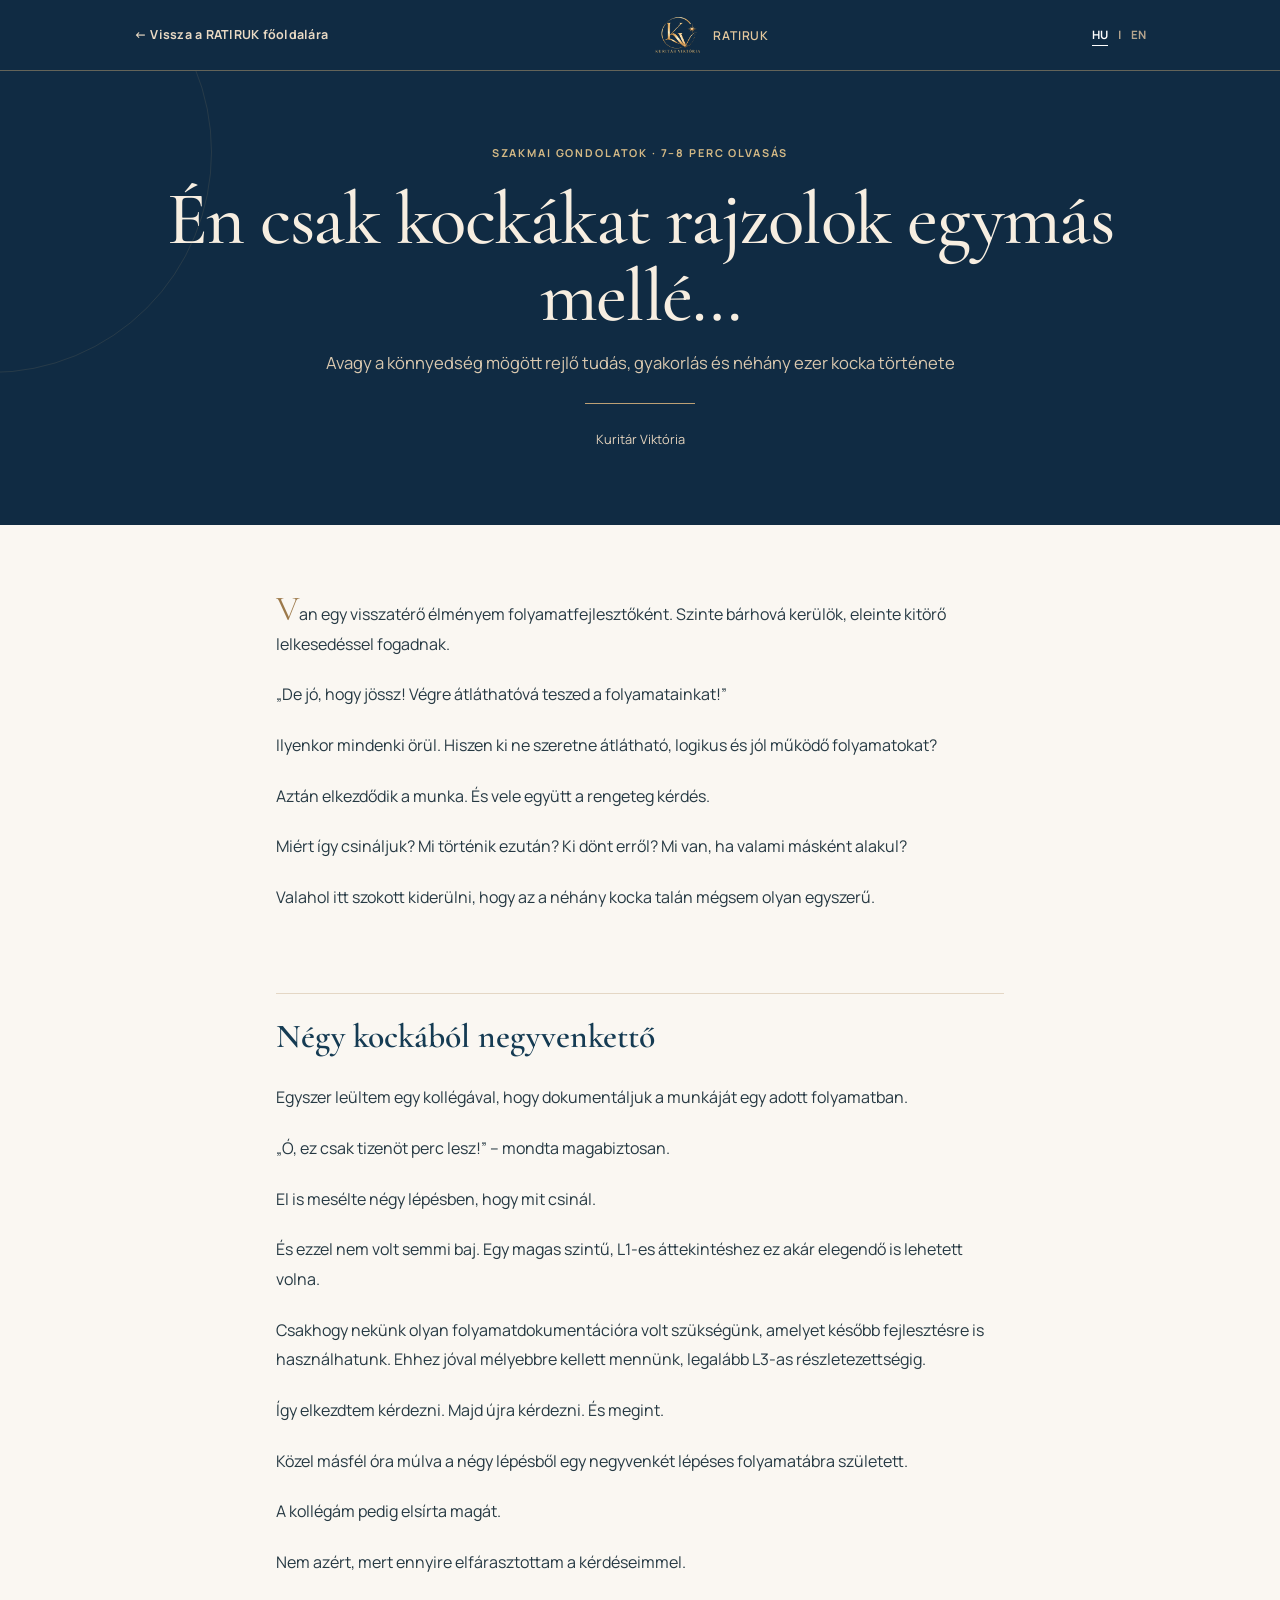
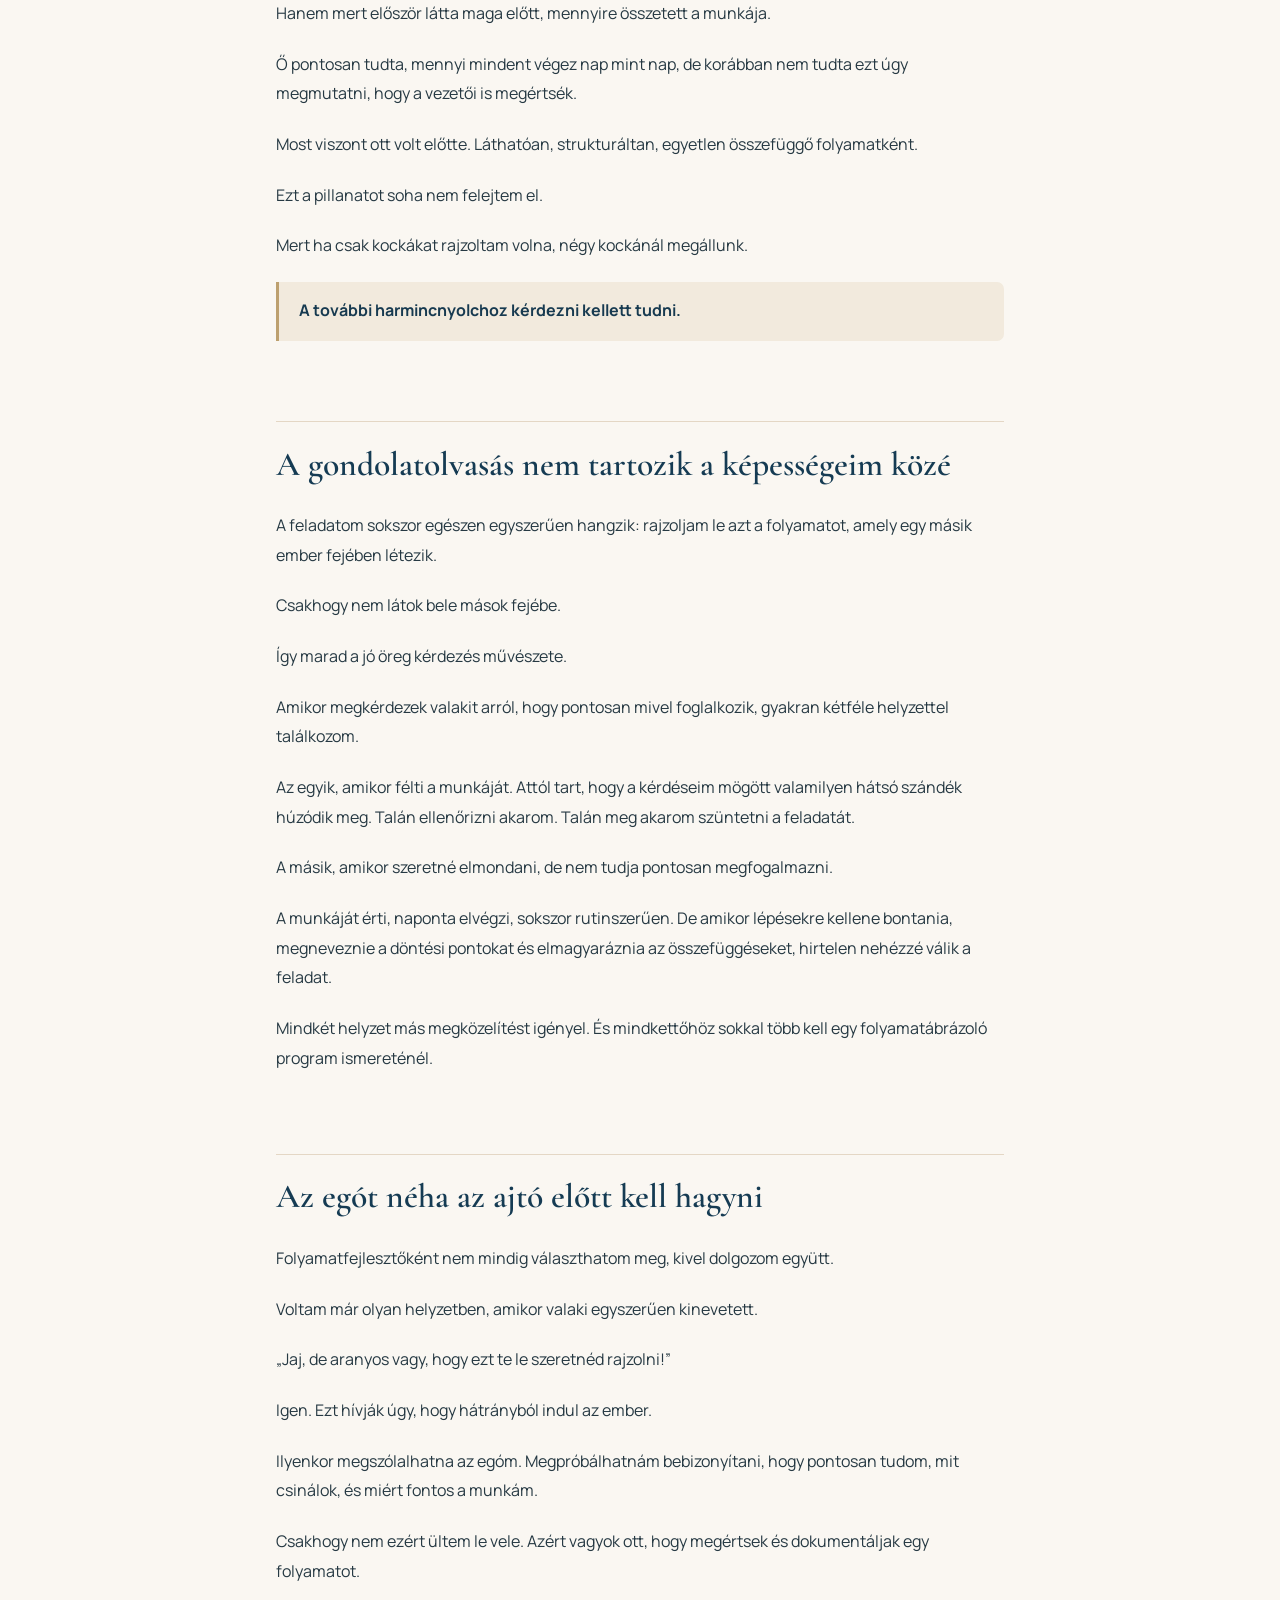
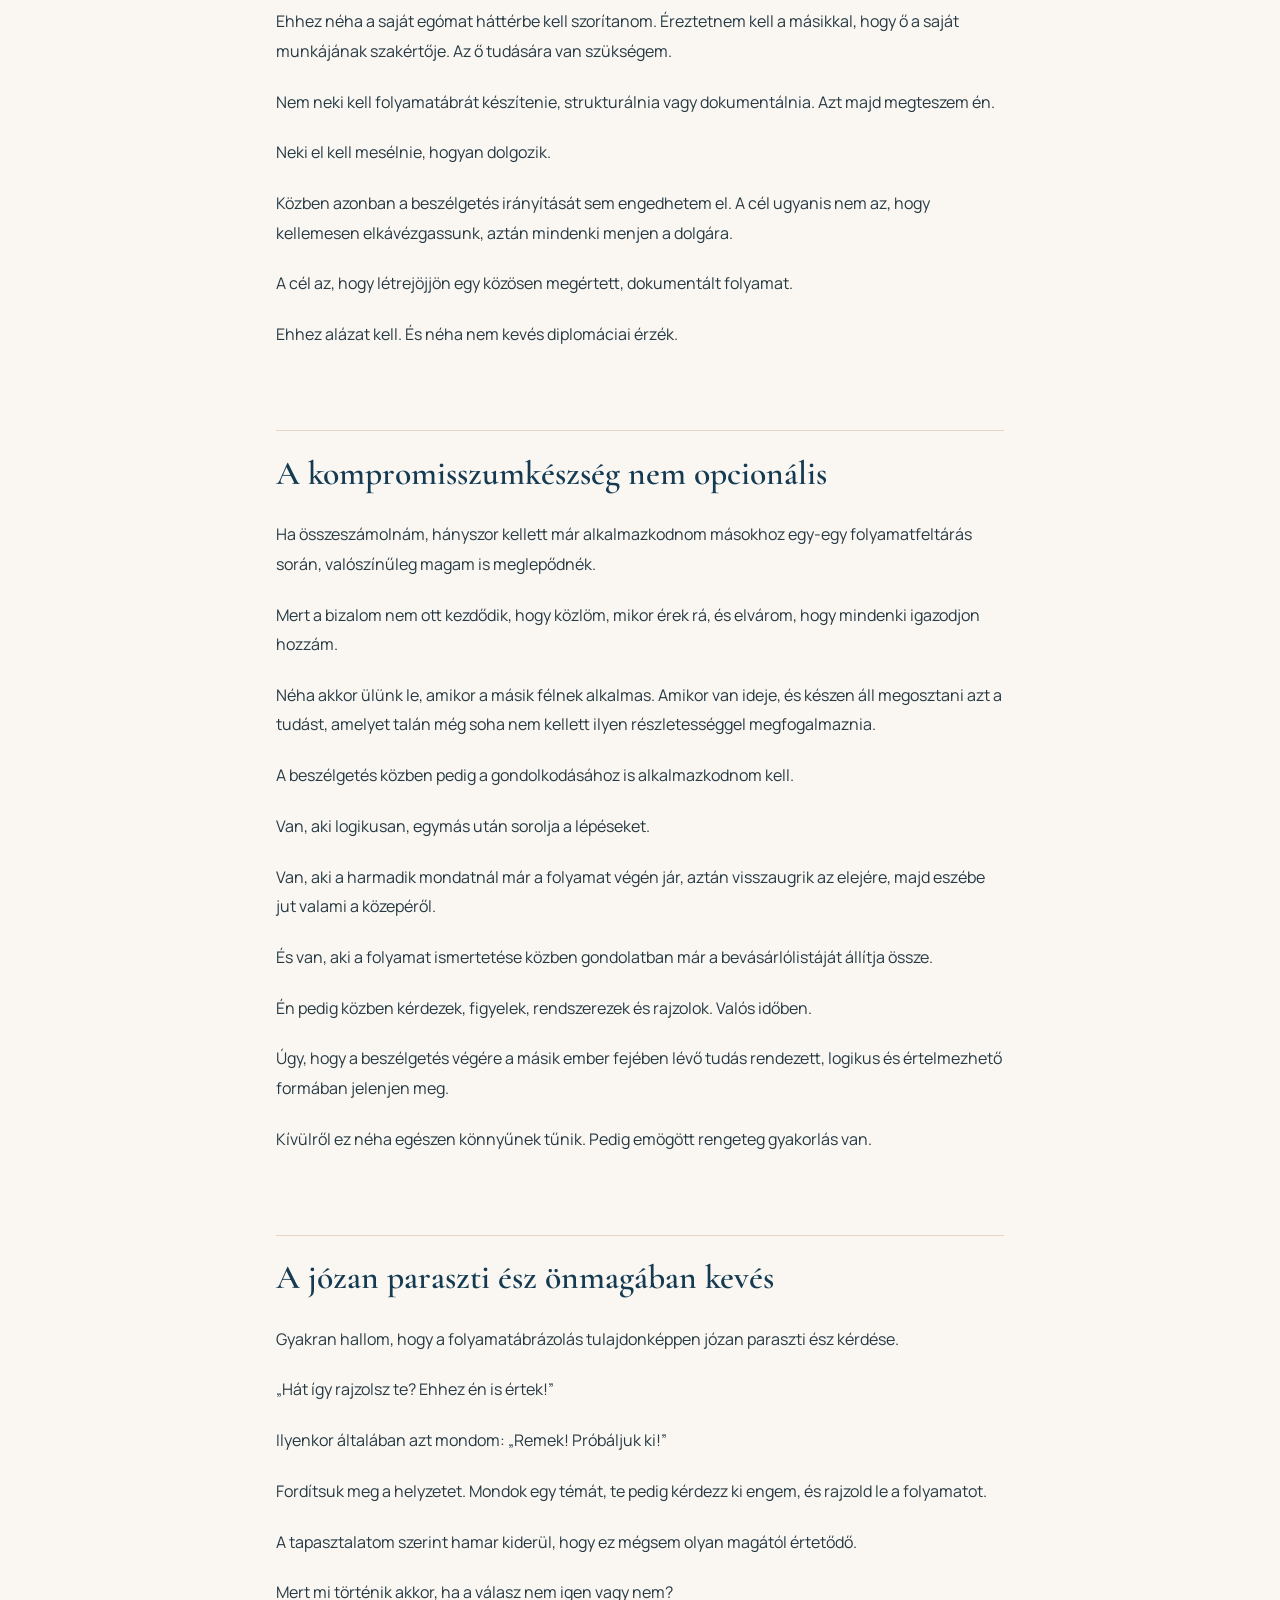
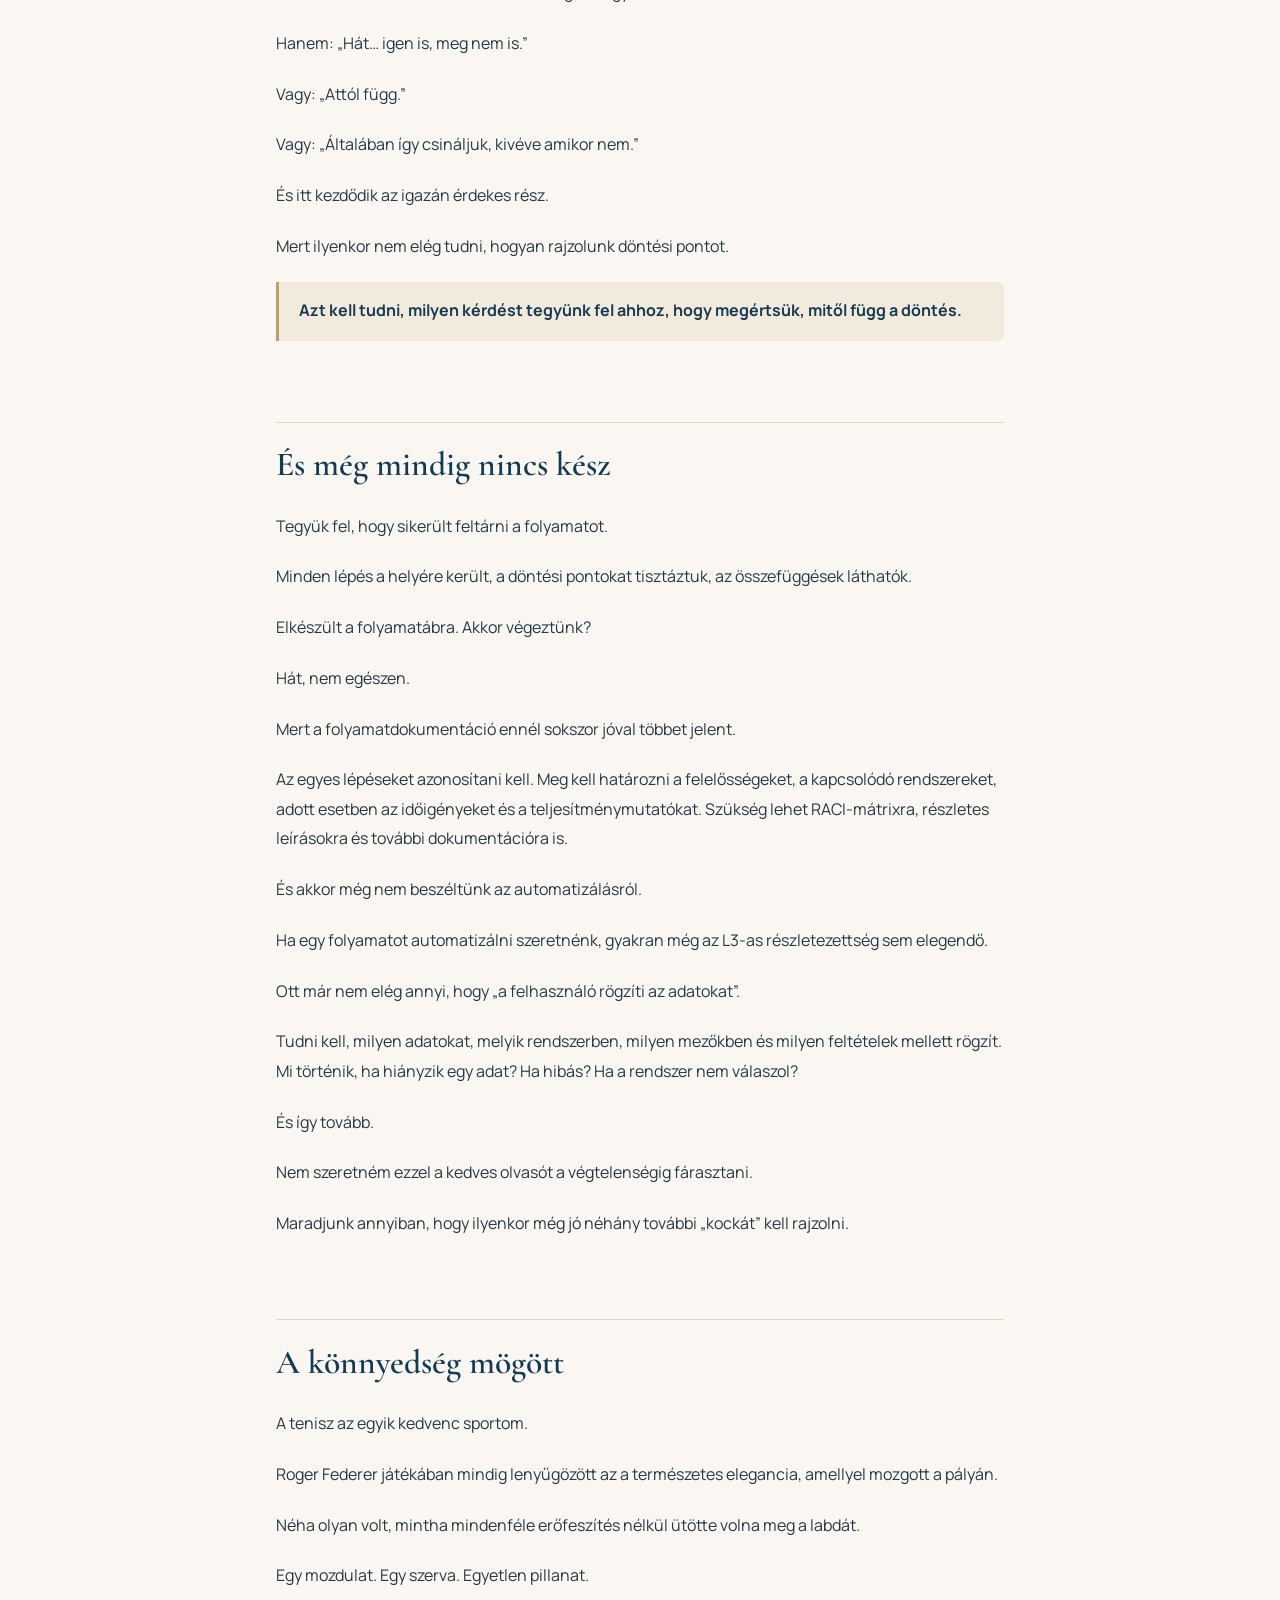
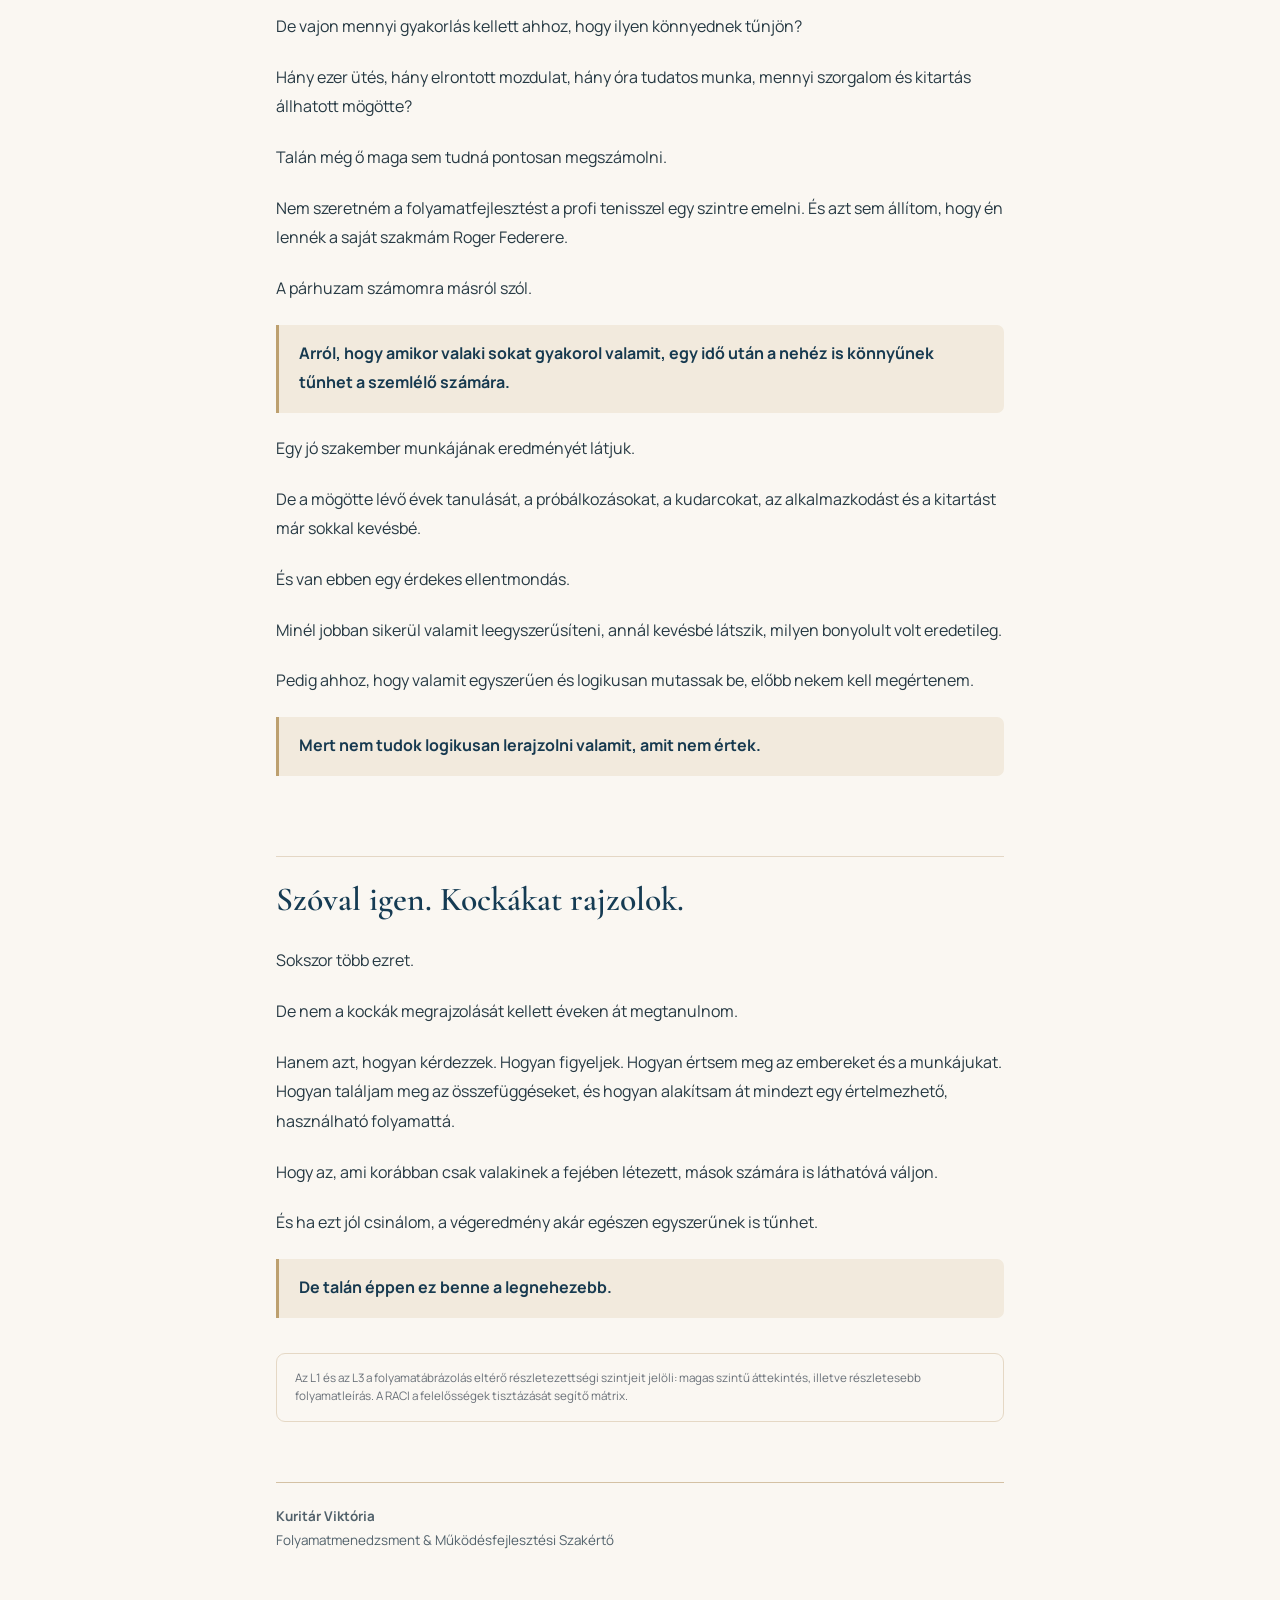
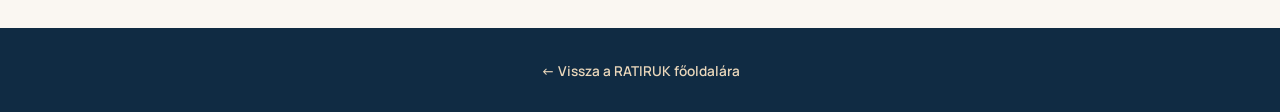
<file: cikkek/csak-kockakat-rajzolok/index.html>
<!doctype html><html lang="hu"><head><meta charset="utf-8"><meta name="viewport" content="width=device-width, initial-scale=1"><title>Én csak kockákat rajzolok egymás mellé… | RATIRUK</title><meta name="description" content="Avagy a könnyedség mögött rejlő tudás, gyakorlás és néhány ezer kocka története"><meta name="author" content="Kuritár Viktória"><meta property="og:type" content="article"><meta property="og:site_name" content="RATIRUK"><meta property="og:title" content="Én csak kockákat rajzolok egymás mellé…"><meta property="og:description" content="Avagy a könnyedség mögött rejlő tudás, gyakorlás és néhány ezer kocka története"><meta property="og:url" content="https://ratiruk.hu/cikkek/csak-kockakat-rajzolok/"><meta property="og:image" content="https://ratiruk.hu/assets/kv-final-user.png"><meta name="twitter:card" content="summary"><link rel="canonical" href="https://ratiruk.hu/cikkek/csak-kockakat-rajzolok/"><link rel="alternate" hreflang="hu" href="https://ratiruk.hu/cikkek/csak-kockakat-rajzolok/"><link rel="alternate" hreflang="en" href="https://ratiruk.hu/en/articles/i-just-draw-boxes/"><link rel="preconnect" href="https://fonts.googleapis.com"><link rel="preconnect" href="https://fonts.gstatic.com" crossorigin><link href="https://fonts.googleapis.com/css2?family=Cormorant+Garamond:wght@400;500;600;700&family=Manrope:wght@400;500;600;700&display=swap" rel="stylesheet"><link rel="stylesheet" href="../../article.css"></head><body><a class="skip" href="#article">Ugrás a cikkre</a><header class="sitebar"><div class="sitebar__in"><a class="home-link" href="../../#blog">← Vissza a RATIRUK főoldalára</a><div class="brand"><img src="../../assets/kv-final-user.png" alt="KV monogram"><span>RATIRUK</span></div><nav class="languages" aria-label="Language"><a href="../../cikkek/csak-kockakat-rajzolok/" class="active" aria-current="page">HU</a><span>|</span><a href="../../en/articles/i-just-draw-boxes/">EN</a></nav></div></header><main id="article"><section class="article-hero"><p class="eyebrow">SZAKMAI GONDOLATOK · 7–8 PERC OLVASÁS</p><h1>Én csak kockákat rajzolok egymás mellé…</h1><p class="subtitle">Avagy a könnyedség mögött rejlő tudás, gyakorlás és néhány ezer kocka története</p><hr class="hero-rule"><p class="byline">Kuritár Viktória</p></section><div class="article-shell"><article class="article-body"><p>Van egy visszatérő élményem folyamatfejlesztőként. Szinte bárhová kerülök, eleinte kitörő lelkesedéssel fogadnak.</p>
<p>„De jó, hogy jössz! Végre átláthatóvá teszed a folyamatainkat!”</p>
<p>Ilyenkor mindenki örül. Hiszen ki ne szeretne átlátható, logikus és jól működő folyamatokat?</p>
<p>Aztán elkezdődik a munka. És vele együtt a rengeteg kérdés.</p>
<p>Miért így csináljuk? Mi történik ezután? Ki dönt erről? Mi van, ha valami másként alakul?</p>
<p>Valahol itt szokott kiderülni, hogy az a néhány kocka talán mégsem olyan egyszerű.</p>
<h2>Négy kockából negyvenkettő</h2>
<p>Egyszer leültem egy kollégával, hogy dokumentáljuk a munkáját egy adott folyamatban.</p>
<p>„Ó, ez csak tizenöt perc lesz!” – mondta magabiztosan.</p>
<p>El is mesélte négy lépésben, hogy mit csinál.</p>
<p>És ezzel nem volt semmi baj. Egy magas szintű, L1-es áttekintéshez ez akár elegendő is lehetett volna.</p>
<p>Csakhogy nekünk olyan folyamatdokumentációra volt szükségünk, amelyet később fejlesztésre is használhatunk. Ehhez jóval mélyebbre kellett mennünk, legalább L3-as részletezettségig.</p>
<p>Így elkezdtem kérdezni. Majd újra kérdezni. És megint.</p>
<p>Közel másfél óra múlva a négy lépésből egy negyvenkét lépéses folyamatábra született.</p>
<p>A kollégám pedig elsírta magát.</p>
<p>Nem azért, mert ennyire elfárasztottam a kérdéseimmel.</p>
<p>Hanem mert először látta maga előtt, mennyire összetett a munkája.</p>
<p>Ő pontosan tudta, mennyi mindent végez nap mint nap, de korábban nem tudta ezt úgy megmutatni, hogy a vezetői is megértsék.</p>
<p>Most viszont ott volt előtte. Láthatóan, strukturáltan, egyetlen összefüggő folyamatként.</p>
<p>Ezt a pillanatot soha nem felejtem el.</p>
<p>Mert ha csak kockákat rajzoltam volna, négy kockánál megállunk.</p>
<p><strong>A további harmincnyolchoz kérdezni kellett tudni.</strong></p>
<h2>A gondolatolvasás nem tartozik a képességeim közé</h2>
<p>A feladatom sokszor egészen egyszerűen hangzik: rajzoljam le azt a folyamatot, amely egy másik ember fejében létezik.</p>
<p>Csakhogy nem látok bele mások fejébe.</p>
<p>Így marad a jó öreg kérdezés művészete.</p>
<p>Amikor megkérdezek valakit arról, hogy pontosan mivel foglalkozik, gyakran kétféle helyzettel találkozom.</p>
<p>Az egyik, amikor félti a munkáját. Attól tart, hogy a kérdéseim mögött valamilyen hátsó szándék húzódik meg. Talán ellenőrizni akarom. Talán meg akarom szüntetni a feladatát.</p>
<p>A másik, amikor szeretné elmondani, de nem tudja pontosan megfogalmazni.</p>
<p>A munkáját érti, naponta elvégzi, sokszor rutinszerűen. De amikor lépésekre kellene bontania, megneveznie a döntési pontokat és elmagyaráznia az összefüggéseket, hirtelen nehézzé válik a feladat.</p>
<p>Mindkét helyzet más megközelítést igényel. És mindkettőhöz sokkal több kell egy folyamatábrázoló program ismereténél.</p>
<h2>Az egót néha az ajtó előtt kell hagyni</h2>
<p>Folyamatfejlesztőként nem mindig választhatom meg, kivel dolgozom együtt.</p>
<p>Voltam már olyan helyzetben, amikor valaki egyszerűen kinevetett.</p>
<p>„Jaj, de aranyos vagy, hogy ezt te le szeretnéd rajzolni!”</p>
<p>Igen. Ezt hívják úgy, hogy hátrányból indul az ember.</p>
<p>Ilyenkor megszólalhatna az egóm. Megpróbálhatnám bebizonyítani, hogy pontosan tudom, mit csinálok, és miért fontos a munkám.</p>
<p>Csakhogy nem ezért ültem le vele. Azért vagyok ott, hogy megértsek és dokumentáljak egy folyamatot.</p>
<p>Ehhez néha a saját egómat háttérbe kell szorítanom. Éreztetnem kell a másikkal, hogy ő a saját munkájának szakértője. Az ő tudására van szükségem.</p>
<p>Nem neki kell folyamatábrát készítenie, strukturálnia vagy dokumentálnia. Azt majd megteszem én.</p>
<p>Neki el kell mesélnie, hogyan dolgozik.</p>
<p>Közben azonban a beszélgetés irányítását sem engedhetem el. A cél ugyanis nem az, hogy kellemesen elkávézgassunk, aztán mindenki menjen a dolgára.</p>
<p>A cél az, hogy létrejöjjön egy közösen megértett, dokumentált folyamat.</p>
<p>Ehhez alázat kell. És néha nem kevés diplomáciai érzék.</p>
<h2>A kompromisszumkészség nem opcionális</h2>
<p>Ha összeszámolnám, hányszor kellett már alkalmazkodnom másokhoz egy-egy folyamatfeltárás során, valószínűleg magam is meglepődnék.</p>
<p>Mert a bizalom nem ott kezdődik, hogy közlöm, mikor érek rá, és elvárom, hogy mindenki igazodjon hozzám.</p>
<p>Néha akkor ülünk le, amikor a másik félnek alkalmas. Amikor van ideje, és készen áll megosztani azt a tudást, amelyet talán még soha nem kellett ilyen részletességgel megfogalmaznia.</p>
<p>A beszélgetés közben pedig a gondolkodásához is alkalmazkodnom kell.</p>
<p>Van, aki logikusan, egymás után sorolja a lépéseket.</p>
<p>Van, aki a harmadik mondatnál már a folyamat végén jár, aztán visszaugrik az elejére, majd eszébe jut valami a közepéről.</p>
<p>És van, aki a folyamat ismertetése közben gondolatban már a bevásárlólistáját állítja össze.</p>
<p>Én pedig közben kérdezek, figyelek, rendszerezek és rajzolok. Valós időben.</p>
<p>Úgy, hogy a beszélgetés végére a másik ember fejében lévő tudás rendezett, logikus és értelmezhető formában jelenjen meg.</p>
<p>Kívülről ez néha egészen könnyűnek tűnik. Pedig emögött rengeteg gyakorlás van.</p>
<h2>A józan paraszti ész önmagában kevés</h2>
<p>Gyakran hallom, hogy a folyamatábrázolás tulajdonképpen józan paraszti ész kérdése.</p>
<p>„Hát így rajzolsz te? Ehhez én is értek!”</p>
<p>Ilyenkor általában azt mondom: „Remek! Próbáljuk ki!”</p>
<p>Fordítsuk meg a helyzetet. Mondok egy témát, te pedig kérdezz ki engem, és rajzold le a folyamatot.</p>
<p>A tapasztalatom szerint hamar kiderül, hogy ez mégsem olyan magától értetődő.</p>
<p>Mert mi történik akkor, ha a válasz nem igen vagy nem?</p>
<p>Hanem: „Hát… igen is, meg nem is.”</p>
<p>Vagy: „Attól függ.”</p>
<p>Vagy: „Általában így csináljuk, kivéve amikor nem.”</p>
<p>És itt kezdődik az igazán érdekes rész.</p>
<p>Mert ilyenkor nem elég tudni, hogyan rajzolunk döntési pontot.</p>
<p><strong>Azt kell tudni, milyen kérdést tegyünk fel ahhoz, hogy megértsük, mitől függ a döntés.</strong></p>
<h2>És még mindig nincs kész</h2>
<p>Tegyük fel, hogy sikerült feltárni a folyamatot.</p>
<p>Minden lépés a helyére került, a döntési pontokat tisztáztuk, az összefüggések láthatók.</p>
<p>Elkészült a folyamatábra. Akkor végeztünk?</p>
<p>Hát, nem egészen.</p>
<p>Mert a folyamatdokumentáció ennél sokszor jóval többet jelent.</p>
<p>Az egyes lépéseket azonosítani kell. Meg kell határozni a felelősségeket, a kapcsolódó rendszereket, adott esetben az időigényeket és a teljesítménymutatókat. Szükség lehet RACI-mátrixra, részletes leírásokra és további dokumentációra is.</p>
<p>És akkor még nem beszéltünk az automatizálásról.</p>
<p>Ha egy folyamatot automatizálni szeretnénk, gyakran még az L3-as részletezettség sem elegendő.</p>
<p>Ott már nem elég annyi, hogy „a felhasználó rögzíti az adatokat”.</p>
<p>Tudni kell, milyen adatokat, melyik rendszerben, milyen mezőkben és milyen feltételek mellett rögzít. Mi történik, ha hiányzik egy adat? Ha hibás? Ha a rendszer nem válaszol?</p>
<p>És így tovább.</p>
<p>Nem szeretném ezzel a kedves olvasót a végtelenségig fárasztani.</p>
<p>Maradjunk annyiban, hogy ilyenkor még jó néhány további „kockát” kell rajzolni.</p>
<h2>A könnyedség mögött</h2>
<p>A tenisz az egyik kedvenc sportom.</p>
<p>Roger Federer játékában mindig lenyűgözött az a természetes elegancia, amellyel mozgott a pályán.</p>
<p>Néha olyan volt, mintha mindenféle erőfeszítés nélkül ütötte volna meg a labdát.</p>
<p>Egy mozdulat. Egy szerva. Egyetlen pillanat.</p>
<p>De vajon mennyi gyakorlás kellett ahhoz, hogy ilyen könnyednek tűnjön?</p>
<p>Hány ezer ütés, hány elrontott mozdulat, hány óra tudatos munka, mennyi szorgalom és kitartás állhatott mögötte?</p>
<p>Talán még ő maga sem tudná pontosan megszámolni.</p>
<p>Nem szeretném a folyamatfejlesztést a profi tenisszel egy szintre emelni. És azt sem állítom, hogy én lennék a saját szakmám Roger Federere.</p>
<p>A párhuzam számomra másról szól.</p>
<p><strong>Arról, hogy amikor valaki sokat gyakorol valamit, egy idő után a nehéz is könnyűnek tűnhet a szemlélő számára.</strong></p>
<p>Egy jó szakember munkájának eredményét látjuk.</p>
<p>De a mögötte lévő évek tanulását, a próbálkozásokat, a kudarcokat, az alkalmazkodást és a kitartást már sokkal kevésbé.</p>
<p>És van ebben egy érdekes ellentmondás.</p>
<p>Minél jobban sikerül valamit leegyszerűsíteni, annál kevésbé látszik, milyen bonyolult volt eredetileg.</p>
<p>Pedig ahhoz, hogy valamit egyszerűen és logikusan mutassak be, előbb nekem kell megértenem.</p>
<p><strong>Mert nem tudok logikusan lerajzolni valamit, amit nem értek.</strong></p>
<h2>Szóval igen. Kockákat rajzolok.</h2>
<p>Sokszor több ezret.</p>
<p>De nem a kockák megrajzolását kellett éveken át megtanulnom.</p>
<p>Hanem azt, hogyan kérdezzek. Hogyan figyeljek. Hogyan értsem meg az embereket és a munkájukat. Hogyan találjam meg az összefüggéseket, és hogyan alakítsam át mindezt egy értelmezhető, használható folyamattá.</p>
<p>Hogy az, ami korábban csak valakinek a fejében létezett, mások számára is láthatóvá váljon.</p>
<p>És ha ezt jól csinálom, a végeredmény akár egészen egyszerűnek is tűnhet.</p>
<p><strong>De talán éppen ez benne a legnehezebb.</strong></p></article><div class="small-note">Az L1 és az L3 a folyamatábrázolás eltérő részletezettségi szintjeit jelöli: magas szintű áttekintés, illetve részletesebb folyamatleírás. A RACI a felelősségek tisztázását segítő mátrix.</div><div class="author-bottom"><b>Kuritár Viktória</b>Folyamatmenedzsment &amp; Működésfejlesztési Szakértő</div></div></main><footer class="bottom-nav"><a href="../../#blog">← Vissza a RATIRUK főoldalára</a></footer>
<!-- Cloudflare Web Analytics --><script type='module' src='https://static.cloudflareinsights.com/beacon.min.js' data-cf-beacon='{"token": "4f9561ffe116478b8d4dfbc28d95b921"}'></script><!-- End Cloudflare Web Analytics -->
</body>
</html>
</file>
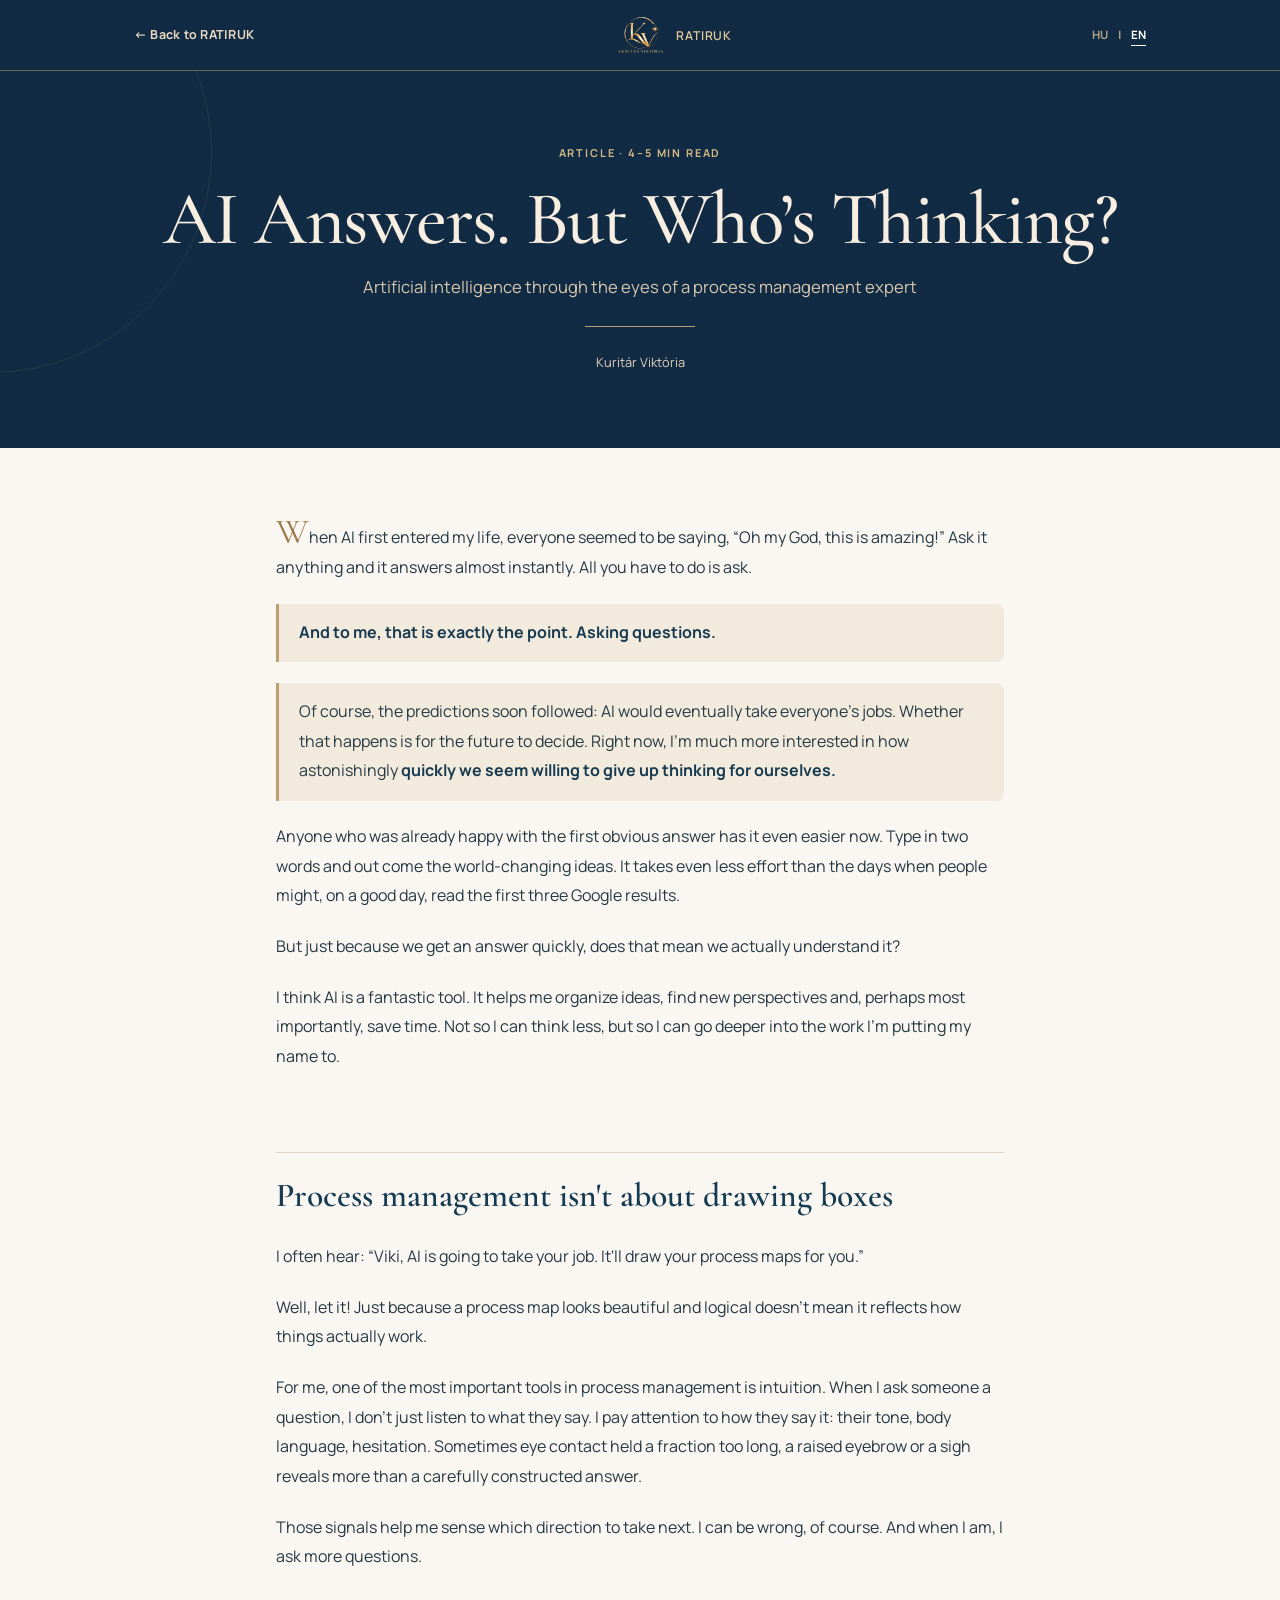
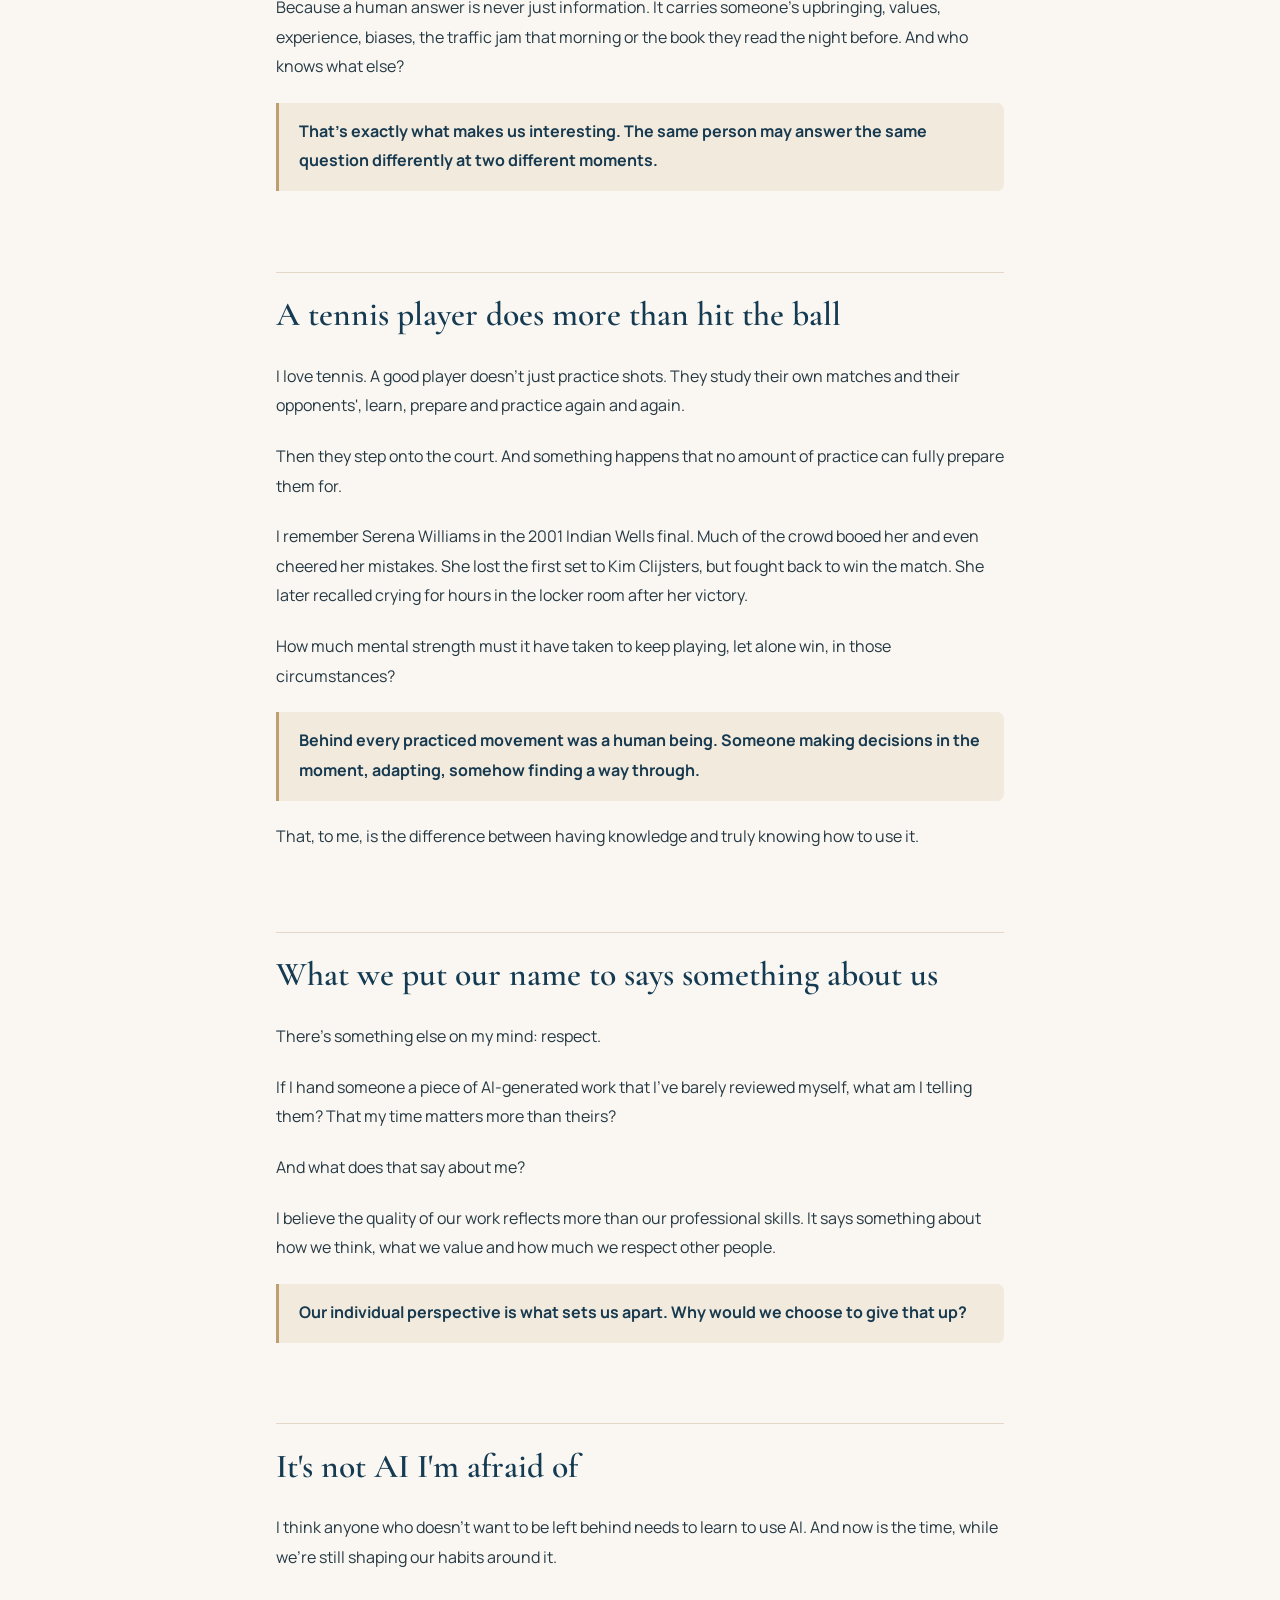
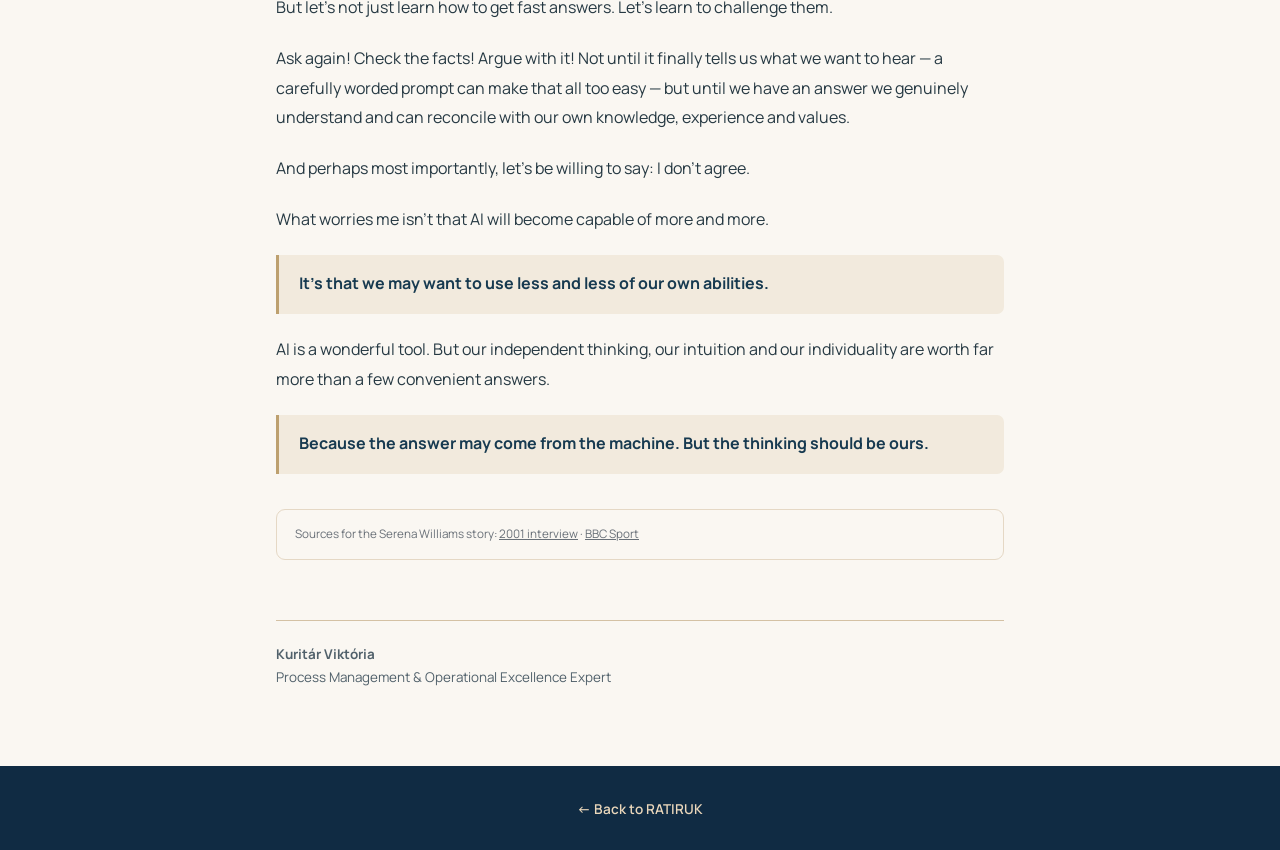
<file: en/articles/ai-answers-but-who-is-thinking/index.html>
<!doctype html>
<html lang="en">
<head>
  <meta charset="utf-8">
  <meta name="viewport" content="width=device-width, initial-scale=1">
  <title>AI Answers. But Who’s Thinking? | RATIRUK</title>
  <meta name="description" content="AI can provide answers. But who does the thinking? Viktória Kuritár on intuition, expertise, respect and the value of independent thought.">
  <meta name="author" content="Kuritár Viktória">
  <meta property="og:type" content="article">
  <meta property="og:site_name" content="RATIRUK">
  <meta property="og:title" content="AI Answers. But Who’s Thinking?">
  <meta property="og:description" content="AI can provide answers. But who does the thinking? Viktória Kuritár on intuition, expertise, respect and the value of independent thought.">
  <meta property="og:url" content="https://ratiruk.hu/en/articles/ai-answers-but-who-is-thinking/">
  <meta property="og:image" content="https://ratiruk.hu/assets/kv-final-user.png">
  <meta name="twitter:card" content="summary">
  <link rel="canonical" href="https://ratiruk.hu/en/articles/ai-answers-but-who-is-thinking/">
  <link rel="alternate" hreflang="hu" href="https://ratiruk.hu/cikkek/az-ai-valaszol-de-ki-gondolkodik/">
  <link rel="alternate" hreflang="en" href="https://ratiruk.hu/en/articles/ai-answers-but-who-is-thinking/">
  <link rel="preconnect" href="https://fonts.googleapis.com">
  <link rel="preconnect" href="https://fonts.gstatic.com" crossorigin>
  <link href="https://fonts.googleapis.com/css2?family=Cormorant+Garamond:wght@400;500;600;700&family=Manrope:wght@400;500;600;700&display=swap" rel="stylesheet">
  <link rel="stylesheet" href="../../../article.css">
</head>
<body>
  <a class="skip" href="#article">Skip to article</a>
  <header class="sitebar"><div class="sitebar__in">
    <a class="home-link" href="../../../#blog">← Back to RATIRUK</a>
    <div class="brand"><img src="../../../assets/kv-final-user.png" alt="KV monogram"><span>RATIRUK</span></div>
    <nav class="languages" aria-label="Language">
      <a href="../../../cikkek/az-ai-valaszol-de-ki-gondolkodik/">HU</a>
      <span>|</span>
      <a href="../../../en/articles/ai-answers-but-who-is-thinking/" class="active" aria-current="page">EN</a>
    </nav>
  </div></header>
  <main id="article">
    <section class="article-hero">
      <p class="eyebrow">ARTICLE · 4–5 MIN READ</p>
      <h1>AI Answers. But Who’s Thinking?</h1>
      <p class="subtitle">Artificial intelligence through the eyes of a process management expert</p>
      <hr class="hero-rule">
      <p class="byline">Kuritár Viktória</p>
    </section>
    <div class="article-shell">
      <article class="article-body">
<p>When AI first entered my life, everyone seemed to be saying, “Oh my God, this is amazing!” Ask it anything and it answers almost instantly. All you have to do is ask.</p>
<p><strong>And to me, that is exactly the point. Asking questions.</strong></p>
<p>Of course, the predictions soon followed: AI would eventually take everyone's jobs. Whether that happens is for the future to decide. Right now, I'm much more interested in how astonishingly <strong>quickly we seem willing to give up thinking for ourselves.</strong></p>
<p>Anyone who was already happy with the first obvious answer has it even easier now. Type in two words and out come the world-changing ideas. It takes even less effort than the days when people might, on a good day, read the first three Google results.</p>
<p>But just because we get an answer quickly, does that mean we actually understand it?</p>
<p>I think AI is a fantastic tool. It helps me organize ideas, find new perspectives and, perhaps most importantly, save time. Not so I can think less, but so I can go deeper into the work I'm putting my name to.</p>
<h2>Process management isn't about drawing boxes</h2>
<p>I often hear: “Viki, AI is going to take your job. It'll draw your process maps for you.”</p>
<p>Well, let it! Just because a process map looks beautiful and logical doesn't mean it reflects how things actually work.</p>
<p>For me, one of the most important tools in process management is intuition. When I ask someone a question, I don't just listen to what they say. I pay attention to how they say it: their tone, body language, hesitation. Sometimes eye contact held a fraction too long, a raised eyebrow or a sigh reveals more than a carefully constructed answer.</p>
<p>Those signals help me sense which direction to take next. I can be wrong, of course. And when I am, I ask more questions.</p>
<p>Because a human answer is never just information. It carries someone's upbringing, values, experience, biases, the traffic jam that morning or the book they read the night before. And who knows what else?</p>
<p><strong>That's exactly what makes us interesting. The same person may answer the same question differently at two different moments.</strong></p>
<h2>A tennis player does more than hit the ball</h2>
<p>I love tennis. A good player doesn't just practice shots. They study their own matches and their opponents', learn, prepare and practice again and again.</p>
<p>Then they step onto the court. And something happens that no amount of practice can fully prepare them for.</p>
<p>I remember Serena Williams in the 2001 Indian Wells final. Much of the crowd booed her and even cheered her mistakes. She lost the first set to Kim Clijsters, but fought back to win the match. She later recalled crying for hours in the locker room after her victory.</p>
<p>How much mental strength must it have taken to keep playing, let alone win, in those circumstances?</p>
<p><strong>Behind every practiced movement was a human being. Someone making decisions in the moment, adapting, somehow finding a way through.</strong></p>
<p>That, to me, is the difference between having knowledge and truly knowing how to use it.</p>
<h2>What we put our name to says something about us</h2>
<p>There's something else on my mind: respect.</p>
<p>If I hand someone a piece of AI-generated work that I've barely reviewed myself, what am I telling them? That my time matters more than theirs?</p>
<p>And what does that say about me?</p>
<p>I believe the quality of our work reflects more than our professional skills. It says something about how we think, what we value and how much we respect other people.</p>
<p><strong>Our individual perspective is what sets us apart. Why would we choose to give that up?</strong></p>
<h2>It's not AI I'm afraid of</h2>
<p>I think anyone who doesn't want to be left behind needs to learn to use AI. And now is the time, while we're still shaping our habits around it.</p>
<p>But let's not just learn how to get fast answers. Let's learn to challenge them.</p>
<p>Ask again! Check the facts! Argue with it! Not until it finally tells us what we want to hear — a carefully worded prompt can make that all too easy — but until we have an answer we genuinely understand and can reconcile with our own knowledge, experience and values.</p>
<p>And perhaps most importantly, let's be willing to say: I don't agree.</p>
<p>What worries me isn't that AI will become capable of more and more.</p>
<p><strong>It's that we may want to use less and less of our own abilities.</strong></p>
<p>AI is a wonderful tool. But our independent thinking, our intuition and our individuality are worth far more than a few convenient answers.</p>
<p><strong>Because the answer may come from the machine. But the thinking should be ours.</strong></p>
      </article>
      <div class="small-note">Sources for the Serena Williams story:
        <a href="https://www.asapsports.com/show_interview.php?id=22089" target="_blank" rel="noopener noreferrer">2001 interview</a> ·
        <a href="https://www.bbc.co.uk/sport/tennis/43379052" target="_blank" rel="noopener noreferrer">BBC Sport</a>
      </div>
      <div class="author-bottom"><b>Kuritár Viktória</b>Process Management &amp; Operational Excellence Expert</div>
    </div>
  </main>
  <footer class="bottom-nav"><a href="../../../#blog">← Back to RATIRUK</a></footer>
  <!-- Cloudflare Web Analytics -->
  <script type="module" src="https://static.cloudflareinsights.com/beacon.min.js" data-cf-beacon='{"token": "4f9561ffe116478b8d4dfbc28d95b921"}'></script>
  <!-- End Cloudflare Web Analytics -->
</body>
</html>
</file>
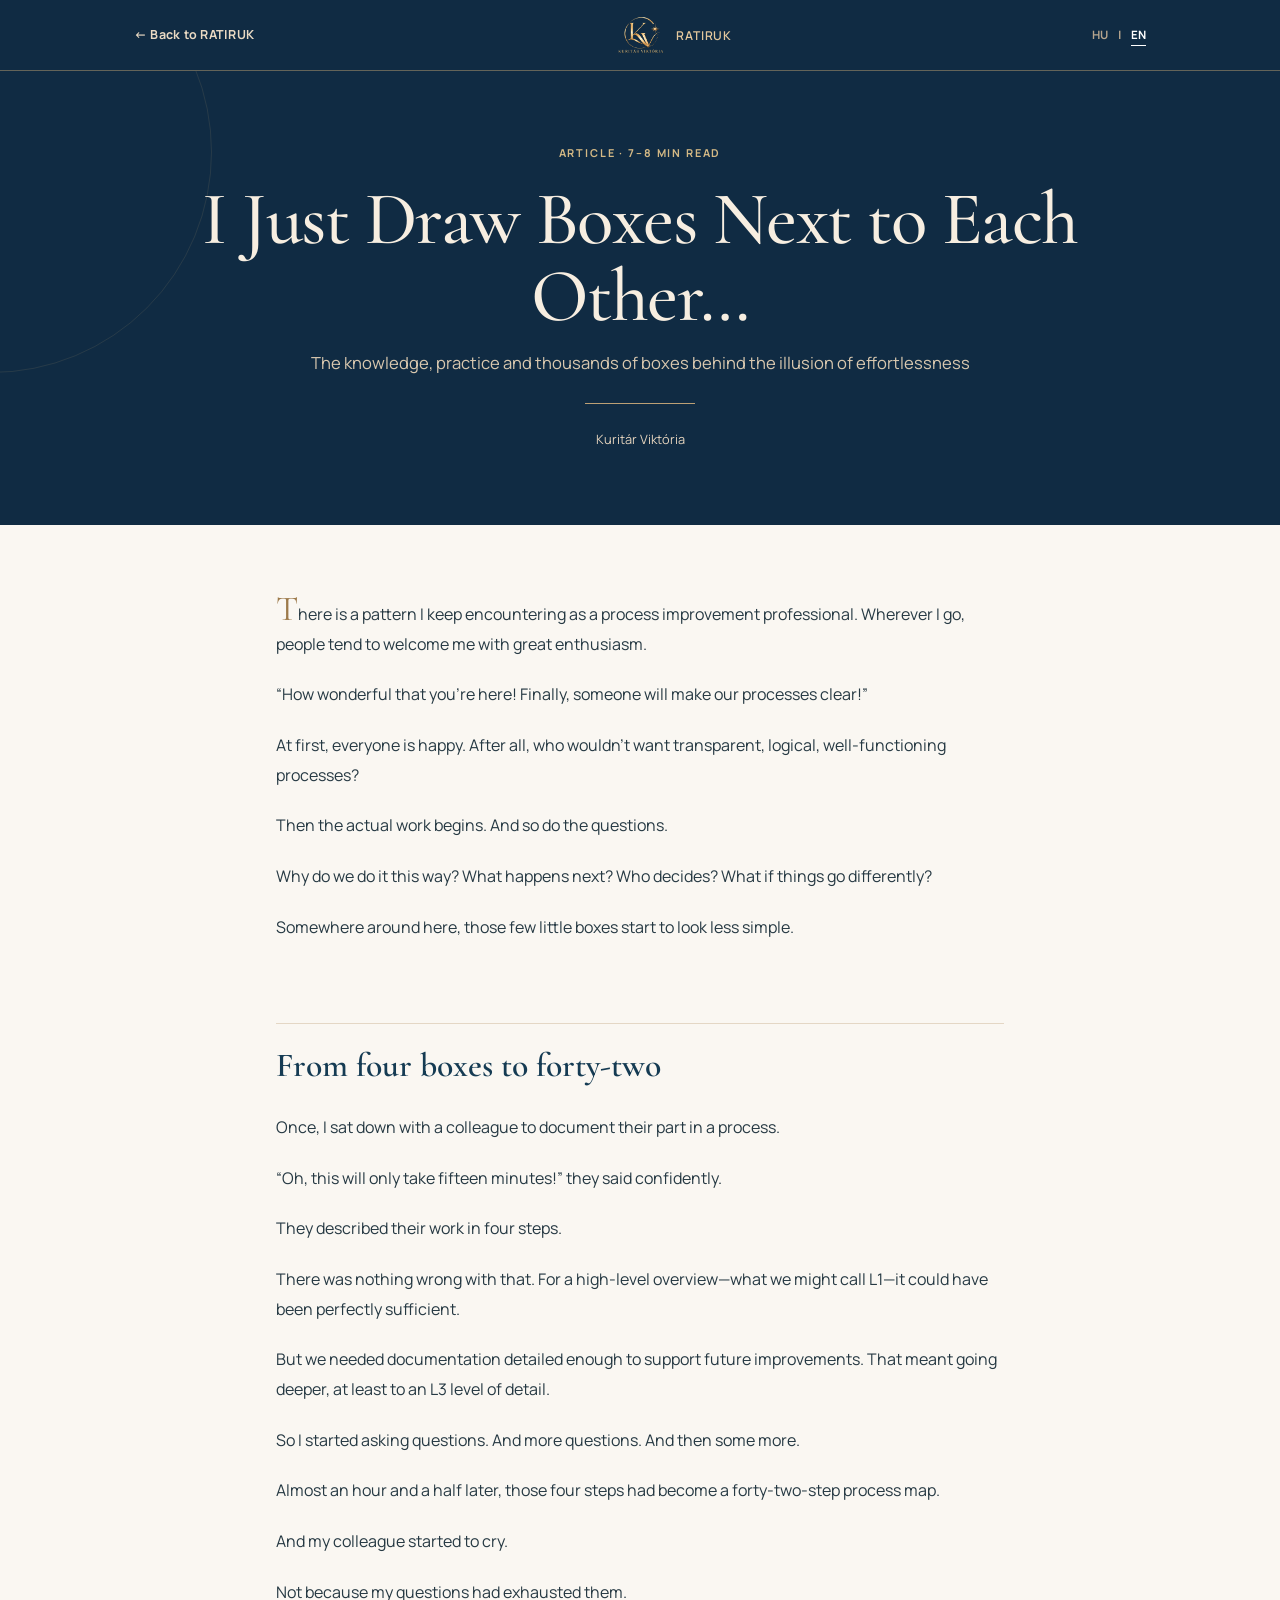
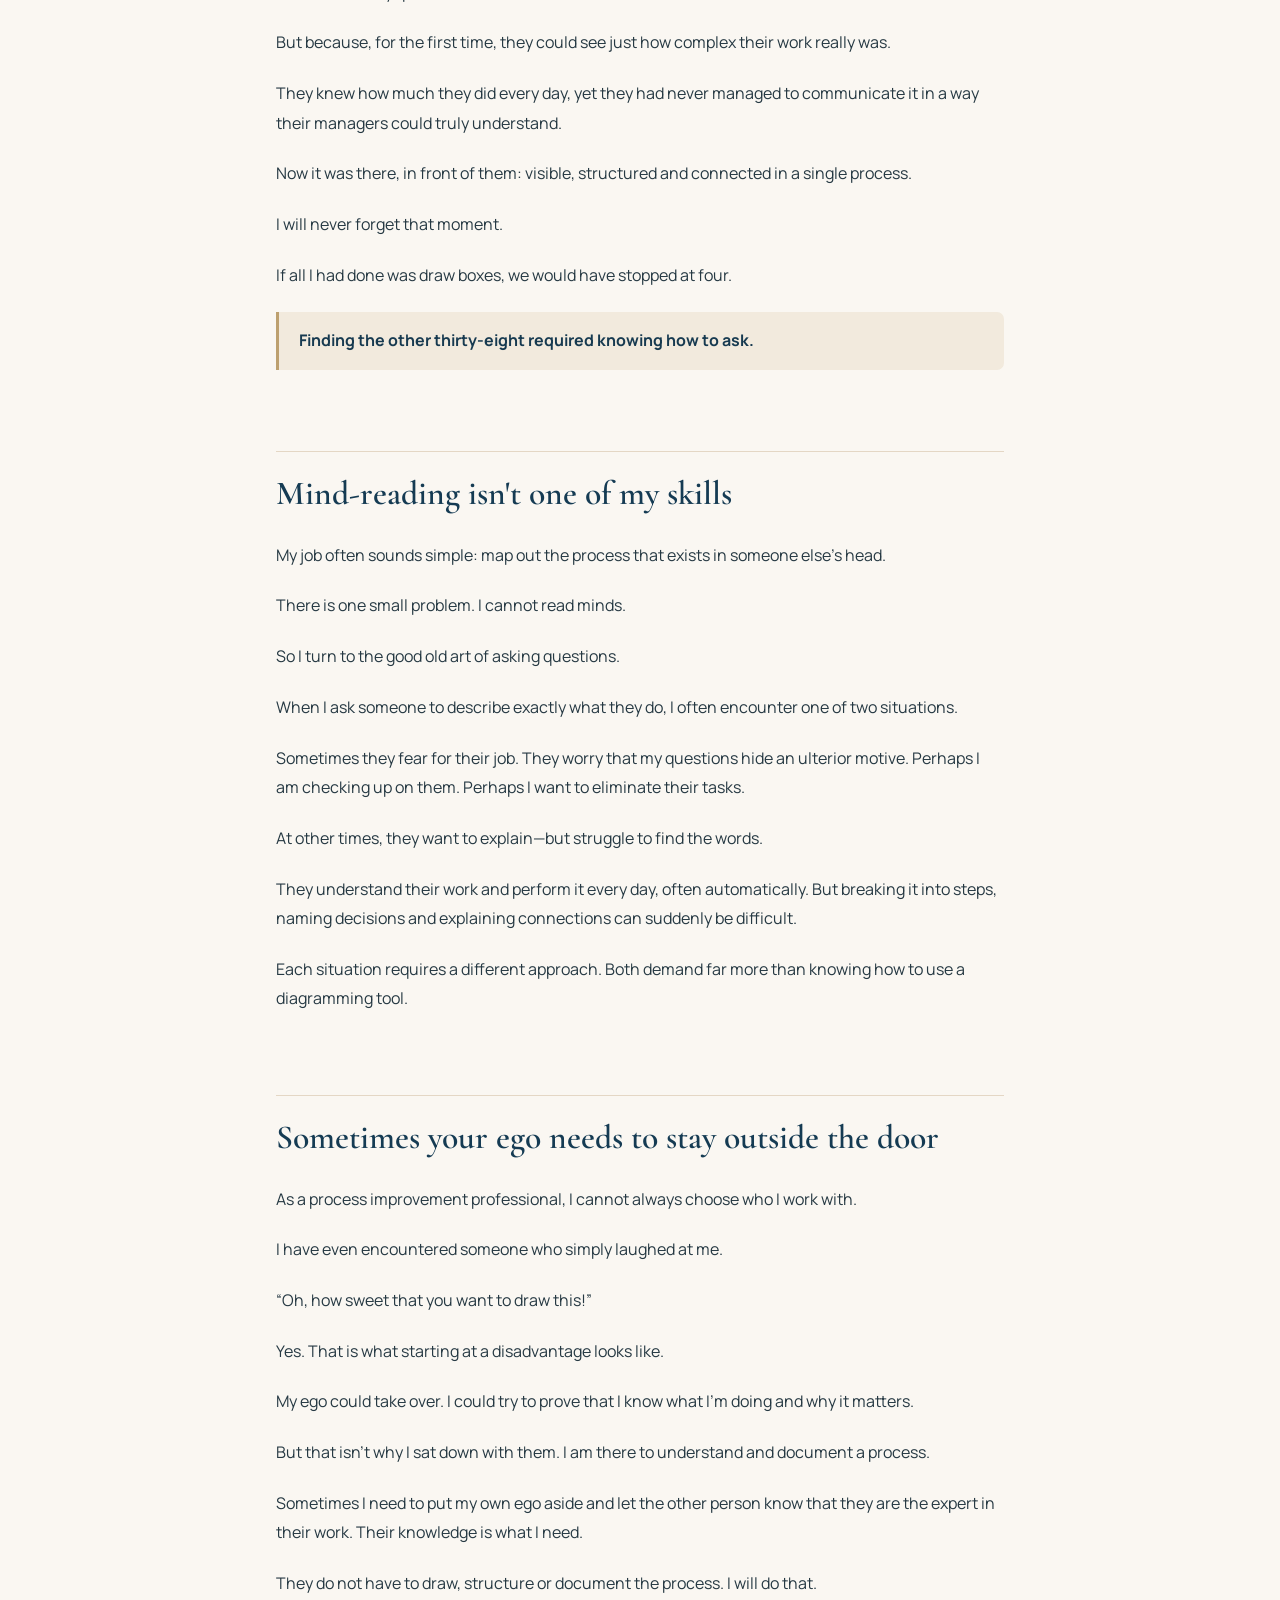
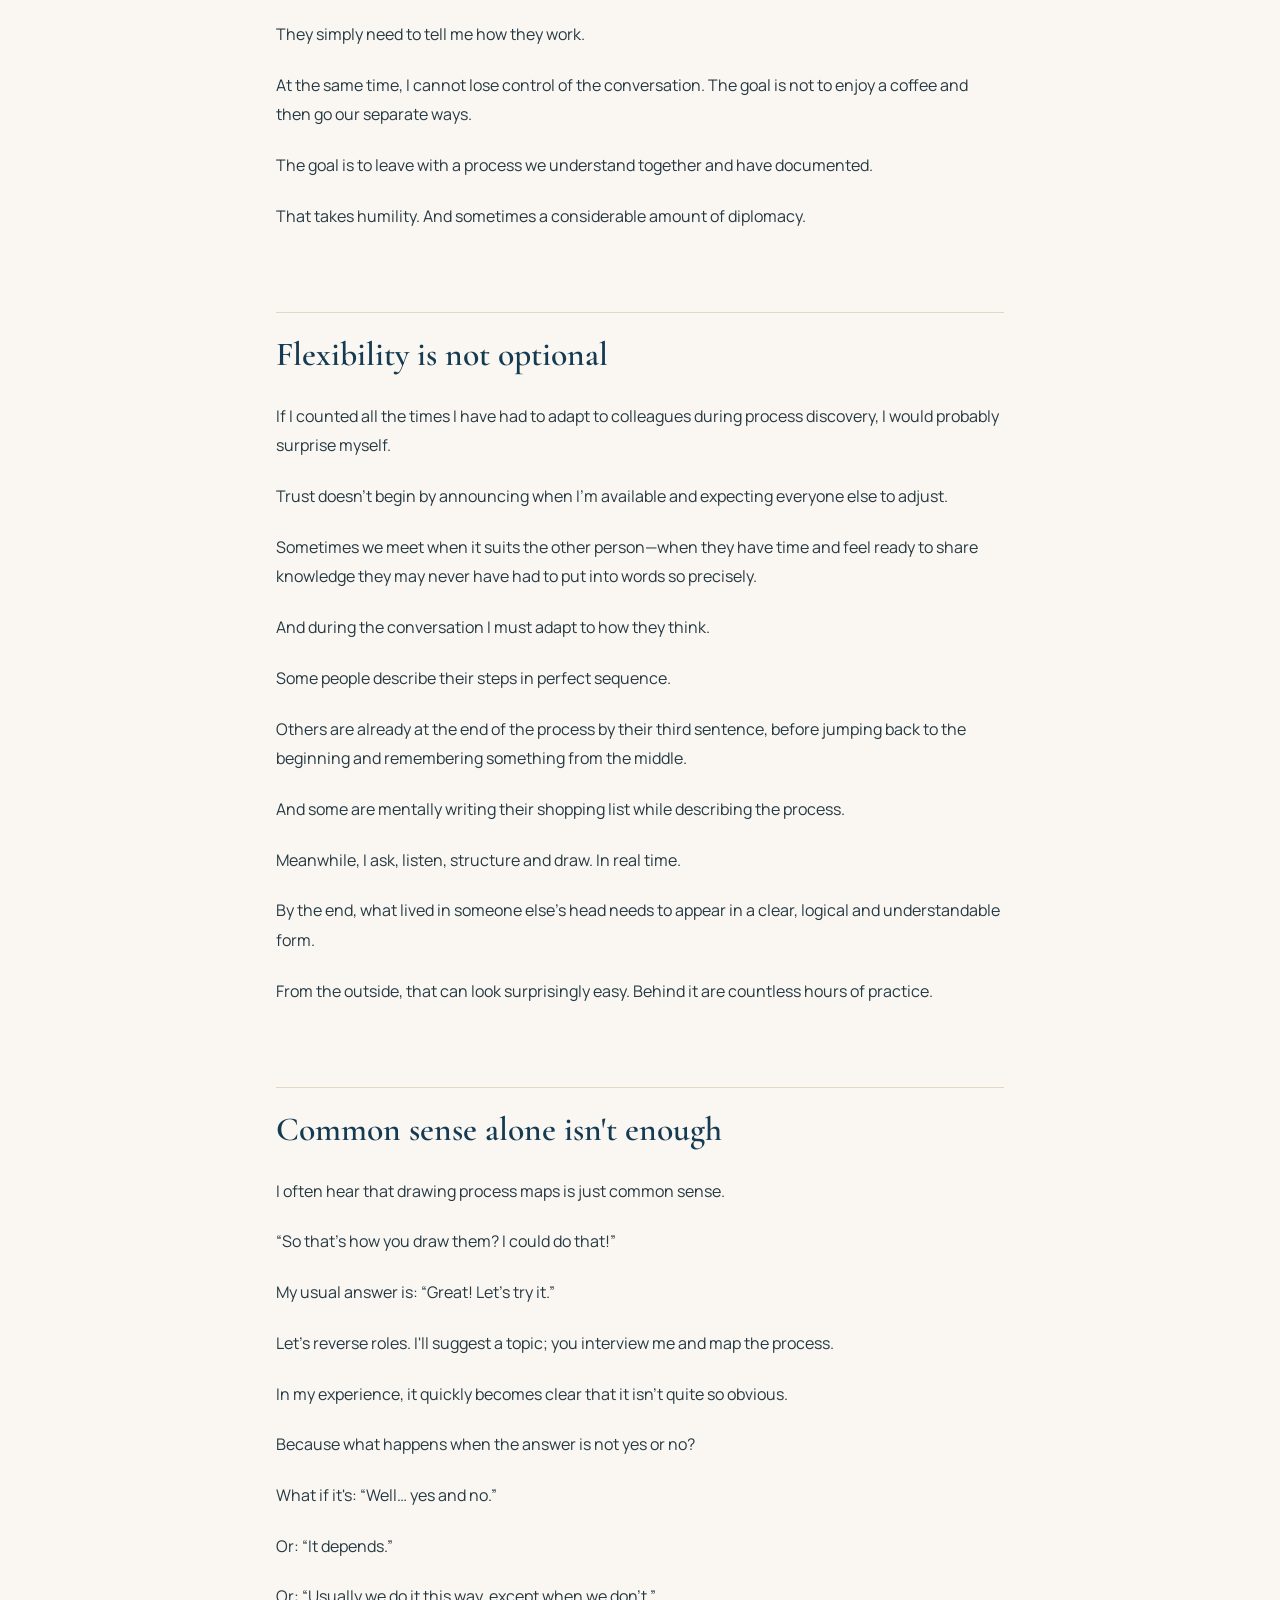
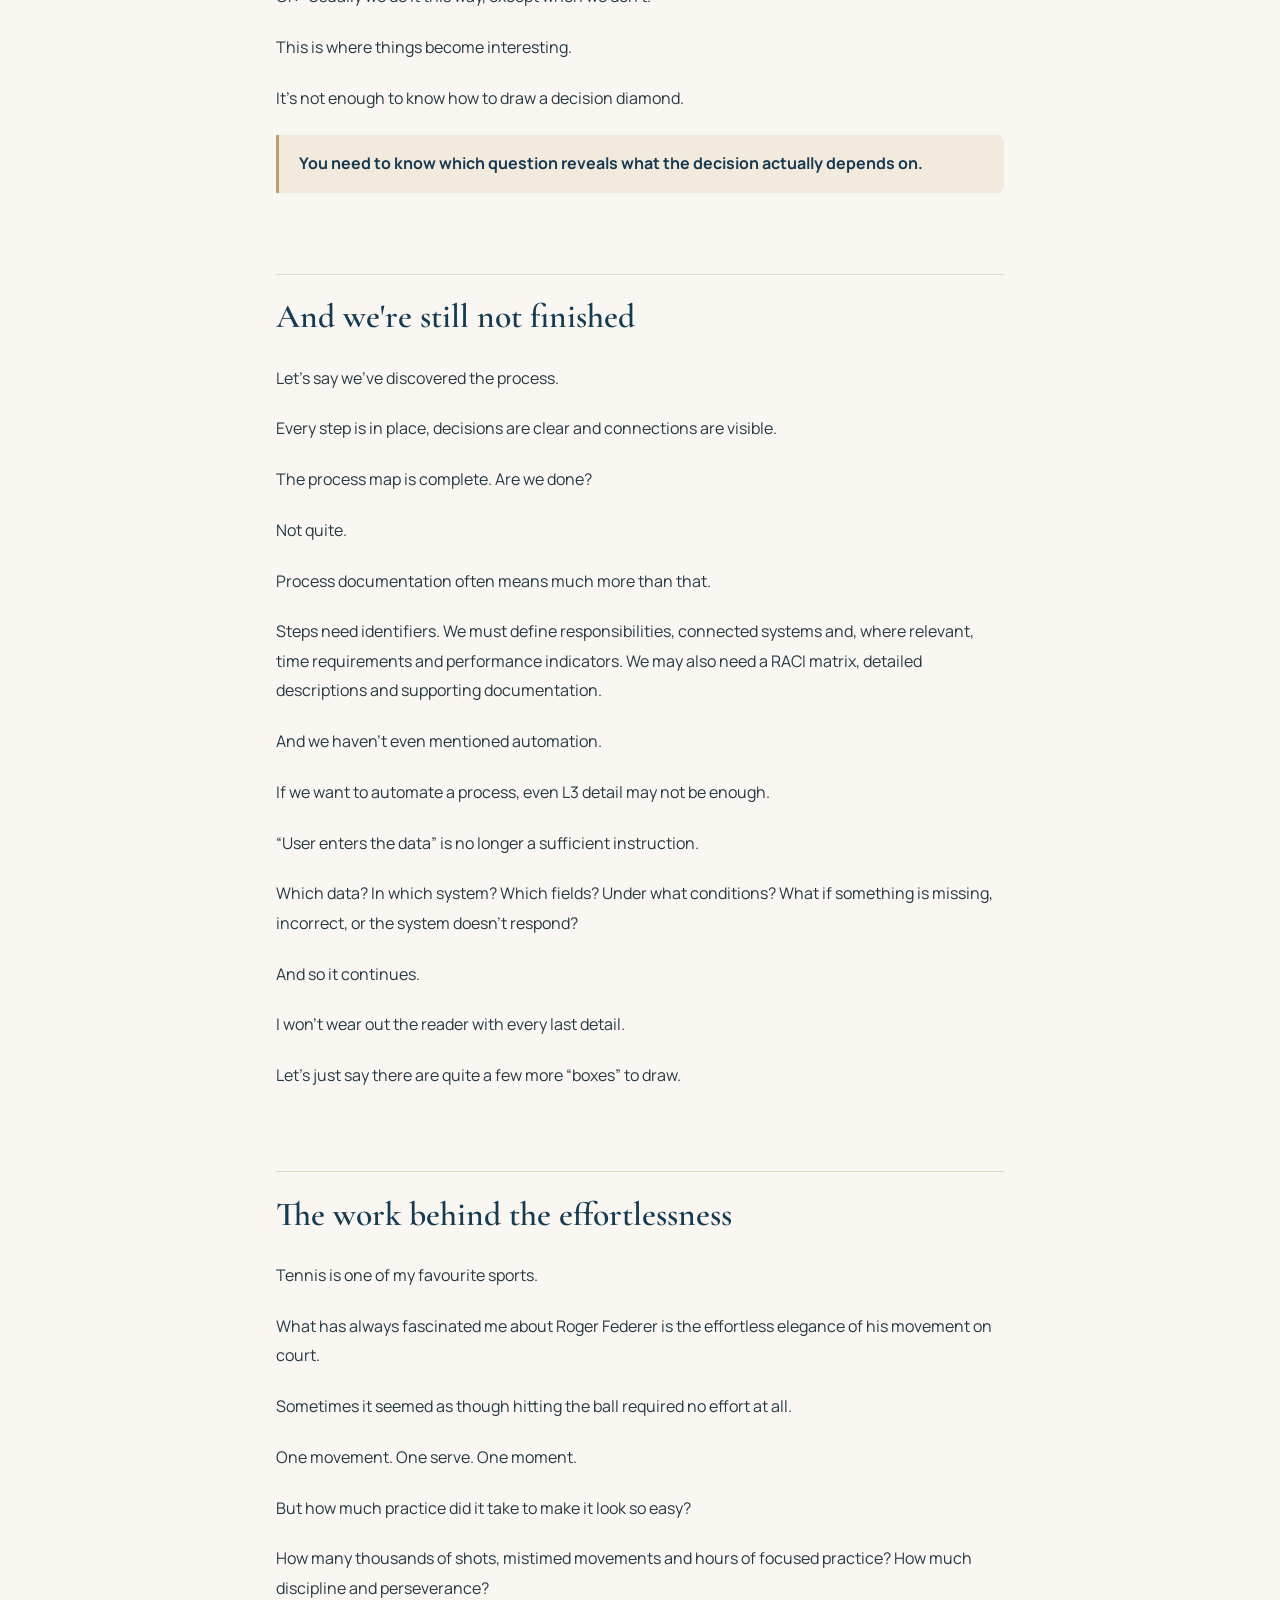
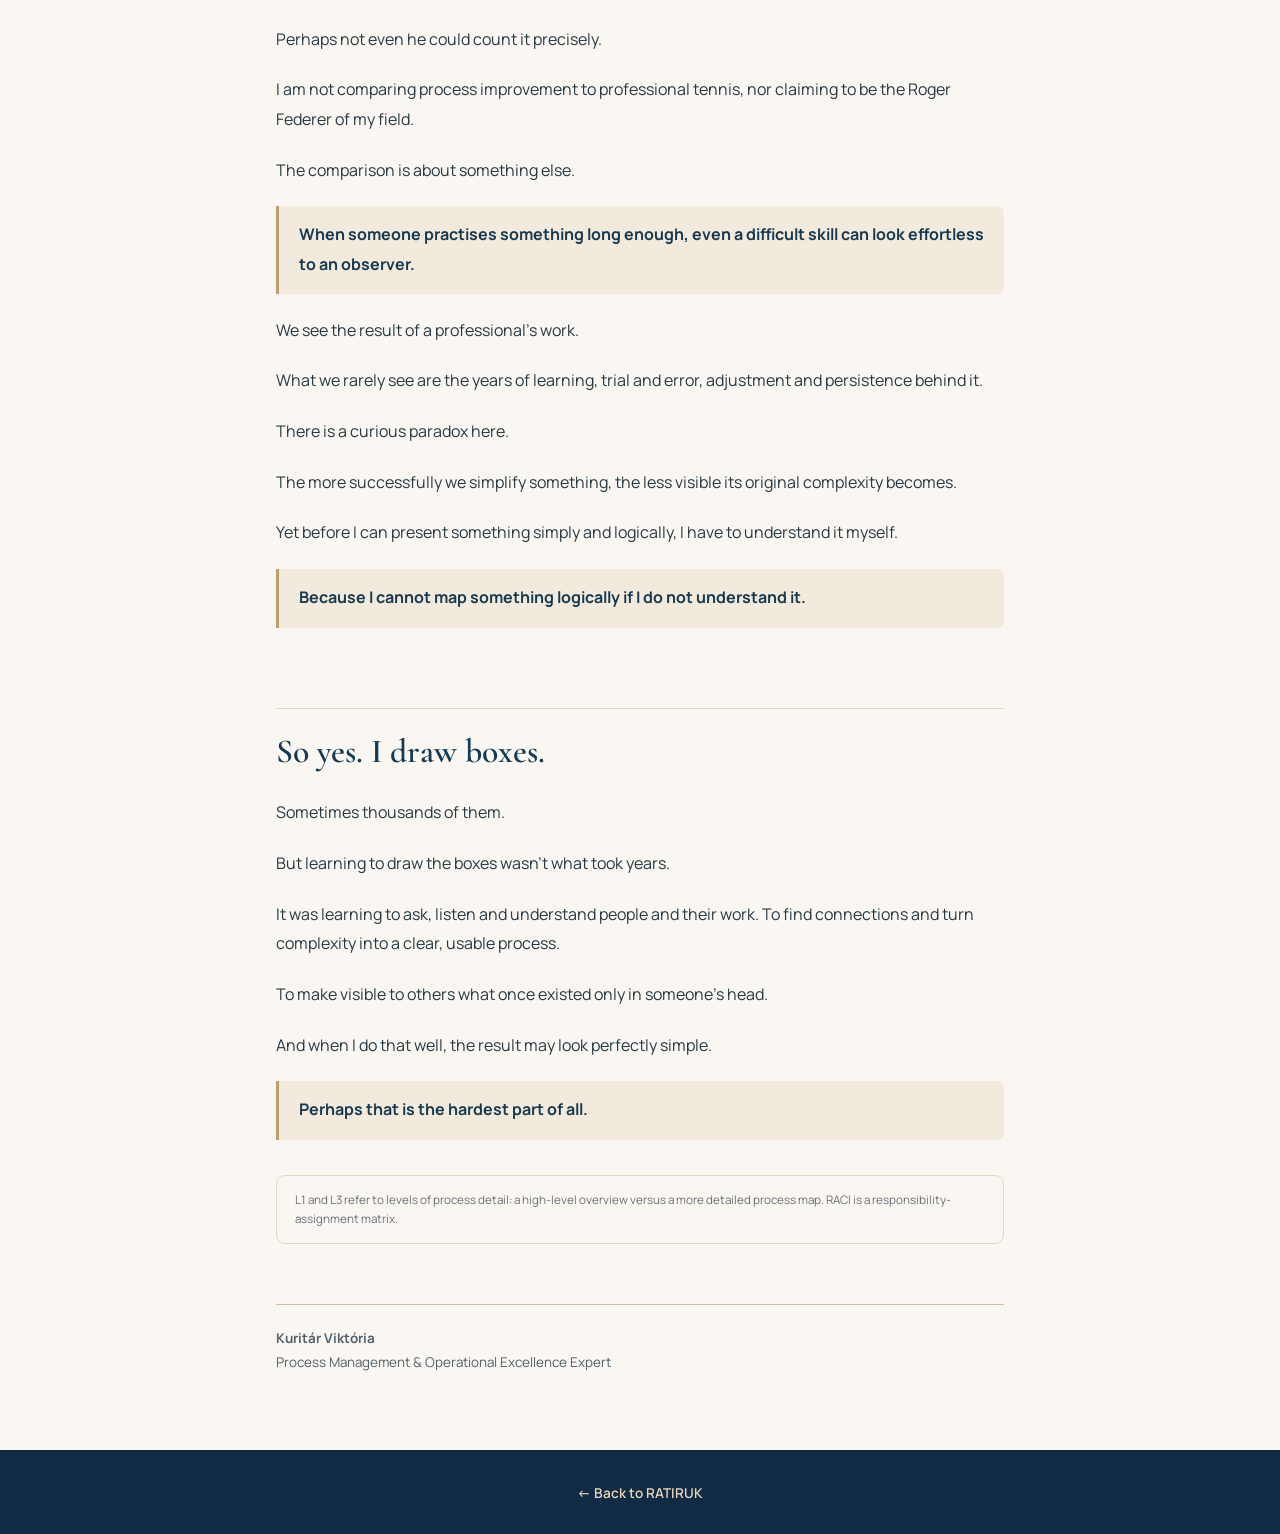
<file: en/articles/i-just-draw-boxes/index.html>
<!doctype html><html lang="en"><head><meta charset="utf-8"><meta name="viewport" content="width=device-width, initial-scale=1"><title>I Just Draw Boxes Next to Each Other… | RATIRUK</title><meta name="description" content="The knowledge, practice and thousands of boxes behind the illusion of effortlessness"><meta name="author" content="Kuritár Viktória"><meta property="og:type" content="article"><meta property="og:site_name" content="RATIRUK"><meta property="og:title" content="I Just Draw Boxes Next to Each Other…"><meta property="og:description" content="The knowledge, practice and thousands of boxes behind the illusion of effortlessness"><meta property="og:url" content="https://ratiruk.hu/en/articles/i-just-draw-boxes/"><meta property="og:image" content="https://ratiruk.hu/assets/kv-final-user.png"><meta name="twitter:card" content="summary"><link rel="canonical" href="https://ratiruk.hu/en/articles/i-just-draw-boxes/"><link rel="alternate" hreflang="hu" href="https://ratiruk.hu/cikkek/csak-kockakat-rajzolok/"><link rel="alternate" hreflang="en" href="https://ratiruk.hu/en/articles/i-just-draw-boxes/"><link rel="preconnect" href="https://fonts.googleapis.com"><link rel="preconnect" href="https://fonts.gstatic.com" crossorigin><link href="https://fonts.googleapis.com/css2?family=Cormorant+Garamond:wght@400;500;600;700&family=Manrope:wght@400;500;600;700&display=swap" rel="stylesheet"><link rel="stylesheet" href="../../../article.css"></head><body><a class="skip" href="#article">Skip to article</a><header class="sitebar"><div class="sitebar__in"><a class="home-link" href="../../../#blog">← Back to RATIRUK</a><div class="brand"><img src="../../../assets/kv-final-user.png" alt="KV monogram"><span>RATIRUK</span></div><nav class="languages" aria-label="Language"><a href="../../../cikkek/csak-kockakat-rajzolok/">HU</a><span>|</span><a href="../../../en/articles/i-just-draw-boxes/" class="active" aria-current="page">EN</a></nav></div></header><main id="article"><section class="article-hero"><p class="eyebrow">ARTICLE · 7–8 MIN READ</p><h1>I Just Draw Boxes Next to Each Other…</h1><p class="subtitle">The knowledge, practice and thousands of boxes behind the illusion of effortlessness</p><hr class="hero-rule"><p class="byline">Kuritár Viktória</p></section><div class="article-shell"><article class="article-body"><p>There is a pattern I keep encountering as a process improvement professional. Wherever I go, people tend to welcome me with great enthusiasm.</p>
<p>“How wonderful that you&#x27;re here! Finally, someone will make our processes clear!”</p>
<p>At first, everyone is happy. After all, who wouldn&#x27;t want transparent, logical, well-functioning processes?</p>
<p>Then the actual work begins. And so do the questions.</p>
<p>Why do we do it this way? What happens next? Who decides? What if things go differently?</p>
<p>Somewhere around here, those few little boxes start to look less simple.</p>
<h2>From four boxes to forty-two</h2>
<p>Once, I sat down with a colleague to document their part in a process.</p>
<p>“Oh, this will only take fifteen minutes!” they said confidently.</p>
<p>They described their work in four steps.</p>
<p>There was nothing wrong with that. For a high-level overview—what we might call L1—it could have been perfectly sufficient.</p>
<p>But we needed documentation detailed enough to support future improvements. That meant going deeper, at least to an L3 level of detail.</p>
<p>So I started asking questions. And more questions. And then some more.</p>
<p>Almost an hour and a half later, those four steps had become a forty-two-step process map.</p>
<p>And my colleague started to cry.</p>
<p>Not because my questions had exhausted them.</p>
<p>But because, for the first time, they could see just how complex their work really was.</p>
<p>They knew how much they did every day, yet they had never managed to communicate it in a way their managers could truly understand.</p>
<p>Now it was there, in front of them: visible, structured and connected in a single process.</p>
<p>I will never forget that moment.</p>
<p>If all I had done was draw boxes, we would have stopped at four.</p>
<p><strong>Finding the other thirty-eight required knowing how to ask.</strong></p>
<h2>Mind-reading isn&#x27;t one of my skills</h2>
<p>My job often sounds simple: map out the process that exists in someone else&#x27;s head.</p>
<p>There is one small problem. I cannot read minds.</p>
<p>So I turn to the good old art of asking questions.</p>
<p>When I ask someone to describe exactly what they do, I often encounter one of two situations.</p>
<p>Sometimes they fear for their job. They worry that my questions hide an ulterior motive. Perhaps I am checking up on them. Perhaps I want to eliminate their tasks.</p>
<p>At other times, they want to explain—but struggle to find the words.</p>
<p>They understand their work and perform it every day, often automatically. But breaking it into steps, naming decisions and explaining connections can suddenly be difficult.</p>
<p>Each situation requires a different approach. Both demand far more than knowing how to use a diagramming tool.</p>
<h2>Sometimes your ego needs to stay outside the door</h2>
<p>As a process improvement professional, I cannot always choose who I work with.</p>
<p>I have even encountered someone who simply laughed at me.</p>
<p>“Oh, how sweet that you want to draw this!”</p>
<p>Yes. That is what starting at a disadvantage looks like.</p>
<p>My ego could take over. I could try to prove that I know what I&#x27;m doing and why it matters.</p>
<p>But that isn&#x27;t why I sat down with them. I am there to understand and document a process.</p>
<p>Sometimes I need to put my own ego aside and let the other person know that they are the expert in their work. Their knowledge is what I need.</p>
<p>They do not have to draw, structure or document the process. I will do that.</p>
<p>They simply need to tell me how they work.</p>
<p>At the same time, I cannot lose control of the conversation. The goal is not to enjoy a coffee and then go our separate ways.</p>
<p>The goal is to leave with a process we understand together and have documented.</p>
<p>That takes humility. And sometimes a considerable amount of diplomacy.</p>
<h2>Flexibility is not optional</h2>
<p>If I counted all the times I have had to adapt to colleagues during process discovery, I would probably surprise myself.</p>
<p>Trust doesn&#x27;t begin by announcing when I&#x27;m available and expecting everyone else to adjust.</p>
<p>Sometimes we meet when it suits the other person—when they have time and feel ready to share knowledge they may never have had to put into words so precisely.</p>
<p>And during the conversation I must adapt to how they think.</p>
<p>Some people describe their steps in perfect sequence.</p>
<p>Others are already at the end of the process by their third sentence, before jumping back to the beginning and remembering something from the middle.</p>
<p>And some are mentally writing their shopping list while describing the process.</p>
<p>Meanwhile, I ask, listen, structure and draw. In real time.</p>
<p>By the end, what lived in someone else&#x27;s head needs to appear in a clear, logical and understandable form.</p>
<p>From the outside, that can look surprisingly easy. Behind it are countless hours of practice.</p>
<h2>Common sense alone isn&#x27;t enough</h2>
<p>I often hear that drawing process maps is just common sense.</p>
<p>“So that&#x27;s how you draw them? I could do that!”</p>
<p>My usual answer is: “Great! Let&#x27;s try it.”</p>
<p>Let&#x27;s reverse roles. I&#x27;ll suggest a topic; you interview me and map the process.</p>
<p>In my experience, it quickly becomes clear that it isn&#x27;t quite so obvious.</p>
<p>Because what happens when the answer is not yes or no?</p>
<p>What if it&#x27;s: “Well… yes and no.”</p>
<p>Or: “It depends.”</p>
<p>Or: “Usually we do it this way, except when we don&#x27;t.”</p>
<p>This is where things become interesting.</p>
<p>It&#x27;s not enough to know how to draw a decision diamond.</p>
<p><strong>You need to know which question reveals what the decision actually depends on.</strong></p>
<h2>And we&#x27;re still not finished</h2>
<p>Let&#x27;s say we&#x27;ve discovered the process.</p>
<p>Every step is in place, decisions are clear and connections are visible.</p>
<p>The process map is complete. Are we done?</p>
<p>Not quite.</p>
<p>Process documentation often means much more than that.</p>
<p>Steps need identifiers. We must define responsibilities, connected systems and, where relevant, time requirements and performance indicators. We may also need a RACI matrix, detailed descriptions and supporting documentation.</p>
<p>And we haven&#x27;t even mentioned automation.</p>
<p>If we want to automate a process, even L3 detail may not be enough.</p>
<p>“User enters the data” is no longer a sufficient instruction.</p>
<p>Which data? In which system? Which fields? Under what conditions? What if something is missing, incorrect, or the system doesn&#x27;t respond?</p>
<p>And so it continues.</p>
<p>I won&#x27;t wear out the reader with every last detail.</p>
<p>Let&#x27;s just say there are quite a few more “boxes” to draw.</p>
<h2>The work behind the effortlessness</h2>
<p>Tennis is one of my favourite sports.</p>
<p>What has always fascinated me about Roger Federer is the effortless elegance of his movement on court.</p>
<p>Sometimes it seemed as though hitting the ball required no effort at all.</p>
<p>One movement. One serve. One moment.</p>
<p>But how much practice did it take to make it look so easy?</p>
<p>How many thousands of shots, mistimed movements and hours of focused practice? How much discipline and perseverance?</p>
<p>Perhaps not even he could count it precisely.</p>
<p>I am not comparing process improvement to professional tennis, nor claiming to be the Roger Federer of my field.</p>
<p>The comparison is about something else.</p>
<p><strong>When someone practises something long enough, even a difficult skill can look effortless to an observer.</strong></p>
<p>We see the result of a professional&#x27;s work.</p>
<p>What we rarely see are the years of learning, trial and error, adjustment and persistence behind it.</p>
<p>There is a curious paradox here.</p>
<p>The more successfully we simplify something, the less visible its original complexity becomes.</p>
<p>Yet before I can present something simply and logically, I have to understand it myself.</p>
<p><strong>Because I cannot map something logically if I do not understand it.</strong></p>
<h2>So yes. I draw boxes.</h2>
<p>Sometimes thousands of them.</p>
<p>But learning to draw the boxes wasn&#x27;t what took years.</p>
<p>It was learning to ask, listen and understand people and their work. To find connections and turn complexity into a clear, usable process.</p>
<p>To make visible to others what once existed only in someone&#x27;s head.</p>
<p>And when I do that well, the result may look perfectly simple.</p>
<p><strong>Perhaps that is the hardest part of all.</strong></p></article><div class="small-note">L1 and L3 refer to levels of process detail: a high-level overview versus a more detailed process map. RACI is a responsibility-assignment matrix.</div><div class="author-bottom"><b>Kuritár Viktória</b>Process Management &amp; Operational Excellence Expert</div></div></main><footer class="bottom-nav"><a href="../../../#blog">← Back to RATIRUK</a></footer>
<!-- Cloudflare Web Analytics --><script type='module' src='https://static.cloudflareinsights.com/beacon.min.js' data-cf-beacon='{"token": "4f9561ffe116478b8d4dfbc28d95b921"}'></script><!-- End Cloudflare Web Analytics -->
</body>
</html>
</file>
<file: styles.css>
:root{
  --navy:#0d2944;
  --navy-deep:#081d33;
  --navy-soft:#143655;
  --cream:#f4ede2;
  --cream-soft:#fbf6ee;
  --gold:#caa974;
  --gold-soft:#e7d0ad;
  --text:#223041;
  --muted:#687686;
  --line:rgba(202,169,116,.32);
  --shadow:0 24px 60px rgba(12,26,43,.12);
  --radius:28px;
  --page-width:1120px;
}
*{box-sizing:border-box}
html{scroll-behavior:smooth}
body{
  margin:0;
  color:var(--text);
  font-family:'Manrope',system-ui,sans-serif;
  background:
    linear-gradient(to right,var(--navy) 0, var(--navy) calc((100vw - var(--page-width))/2 + 22px), transparent calc((100vw - var(--page-width))/2 + 22px), transparent calc(100vw - ((100vw - var(--page-width))/2 + 22px)), var(--navy) calc(100vw - ((100vw - var(--page-width))/2 + 22px)), var(--navy) 100%),
    linear-gradient(180deg,#0b2340,#0f2d4b 22%, #102d49 100%);
  min-height:100vh;
}
img{max-width:100%;display:block}
a{text-decoration:none;color:inherit}
button{font:inherit}
.skip-link{position:absolute;left:-9999px;top:0}
.skip-link:focus{left:12px;top:12px;background:#fff;padding:10px 14px;border-radius:10px;z-index:100}

.hero-band{
  position:relative;
  overflow:hidden;
  background:linear-gradient(180deg,var(--navy-deep),var(--navy));
  color:#fff;
}
.hero-band::before,
.hero-band::after{
  content:"";
  position:absolute;
  inset:auto -10% -18% auto;
  width:46vw;height:46vw;
  background:radial-gradient(circle at center,rgba(202,169,116,.16),transparent 55%);
  pointer-events:none;
}
.hero-band::after{inset:-10% auto auto -14%;width:38vw;height:38vw;opacity:.6}
.hero-band__inner{max-width:1320px;margin:0 auto;padding:22px 34px 38px;position:relative;z-index:2}
.topbar{display:flex;justify-content:space-between;align-items:center;gap:24px;margin-bottom:18px}
.topnav{display:flex;flex-wrap:wrap;gap:24px;color:var(--gold-soft);font-size:.78rem;letter-spacing:.16em;text-transform:uppercase}
.topnav a{position:relative;padding-bottom:6px;opacity:.92}
.topnav a:first-child::after,.topnav a:hover::after{content:"";position:absolute;left:0;right:0;bottom:0;height:1px;background:var(--gold)}
.lang-switch{display:flex;align-items:center;gap:10px;color:var(--gold-soft);font-size:.82rem;letter-spacing:.14em;text-transform:uppercase}
.lang-switch button{background:none;border:0;color:inherit;cursor:pointer;opacity:.7;padding:0}
.lang-switch button.active{opacity:1}
.hero-layout{display:grid;grid-template-columns:minmax(150px,1fr) minmax(420px,560px) minmax(150px,1fr);align-items:center;gap:24px;min-height:450px}
.hero-note{display:flex;flex-direction:column;gap:8px;color:var(--gold-soft);font-size:1rem;line-height:1.45}
.hero-note--left{align-items:flex-start}
.hero-note--right{align-items:flex-end;text-align:right;letter-spacing:.08em;text-transform:uppercase;font-size:.92rem}
.hero-script{font-family:'Allura',cursive;font-size:2.25rem;line-height:.92;color:var(--gold-soft)}
.hero-center{display:flex;flex-direction:column;align-items:center;gap:20px;text-align:center}
.hero-brandmark{display:flex;flex-direction:column;align-items:center;gap:10px}
.hero-monogram{font-family:'Cormorant Garamond',serif;font-size:6rem;line-height:.82;font-weight:600;letter-spacing:.08em;color:var(--gold-soft);padding:8px 36px 14px;border:1.5px solid rgba(213,180,126,.78);border-radius:999px;display:inline-block}
.hero-name{font-family:'Cormorant Garamond',serif;font-size:3rem;line-height:.95;letter-spacing:.08em;text-transform:uppercase;color:#f0dfc5}

.hero-logo{width:min(360px,82%);filter:drop-shadow(0 14px 28px rgba(0,0,0,.18))}
.hero-values{display:flex;justify-content:center;gap:26px;flex-wrap:wrap;color:#f2e7d7;font-size:1.02rem}
.value-item{display:flex;align-items:center;gap:10px;position:relative;padding-inline:12px}
.value-item:not(:last-child)::after{content:"";position:absolute;right:-13px;top:10%;bottom:10%;width:1px;background:rgba(231,208,173,.35)}
.value-item svg{width:22px;height:22px;stroke:var(--gold);fill:none;stroke-width:1.8;stroke-linecap:round;stroke-linejoin:round}
.hero-band__ornaments{
  position:absolute;top:0;bottom:0;width:26vw;pointer-events:none;opacity:.9;
}
.hero-band__ornaments--left{left:0;background:
  radial-gradient(ellipse at top left,rgba(202,169,116,.12),transparent 55%),
  url("data:image/svg+xml,%3Csvg xmlns='http://www.w3.org/2000/svg' viewBox='0 0 500 900'%3E%3Cg fill='none' stroke='%23caa974' stroke-width='1.3' opacity='0.8'%3E%3Cpath d='M-30 170 C 80 110, 160 320, 280 220 S 390 160, 530 230'/%3E%3Cpath d='M-40 750 C 120 640, 180 860, 360 770 S 470 720, 550 800'/%3E%3Cpath d='M90 60 C 145 120, 110 190, 150 240' opacity='0.45'/%3E%3C/g%3E%3C/svg%3E") left center/cover no-repeat;}
.hero-band__ornaments--right{right:0;background:
  radial-gradient(ellipse at top right,rgba(202,169,116,.1),transparent 55%),
  url("data:image/svg+xml,%3Csvg xmlns='http://www.w3.org/2000/svg' viewBox='0 0 500 900'%3E%3Cg fill='none' stroke='%23caa974' stroke-width='1.3' opacity='0.8'%3E%3Cpath d='M-30 170 C 80 110, 160 320, 280 220 S 390 160, 530 230'/%3E%3Cpath d='M-40 750 C 120 640, 180 860, 360 770 S 470 720, 550 800'/%3E%3Cpath d='M300 80 C 220 200, 260 240, 210 330' opacity='0.45'/%3E%3C/g%3E%3C/svg%3E") right center/cover no-repeat;transform:scaleX(-1)}

.page-shell{max-width:var(--page-width);margin:-14px auto 0;padding:0 0 42px;position:relative;z-index:3}
.section-block{background:var(--cream-soft);border-inline:1px solid rgba(202,169,116,.18)}
.intro-card{
  display:grid;grid-template-columns:1fr 1.15fr;align-items:stretch;position:relative;overflow:hidden;
  border-radius:18px 18px 0 0;box-shadow:var(--shadow);background:linear-gradient(90deg,#f7efe3 0,#f5ede2 58%,#f3ebde 100%);
}
.intro-card__portrait img{width:100%;height:100%;object-fit:cover;min-height:360px}
.intro-card__content{padding:54px 58px 54px 48px;position:relative;z-index:2}
.eyebrow{margin:0 0 16px;font-size:.88rem;letter-spacing:.18em;text-transform:uppercase;color:#8b704b;font-weight:700}
.intro-card h1{font-family:'Cormorant Garamond',serif;font-size:2.45rem;line-height:1.04;margin:0 0 18px;color:var(--navy)}
.intro-card__lead{margin:0 0 26px;font-size:1.14rem;line-height:1.78;color:#3d4a58;max-width:50ch}
.intro-card__actions{display:flex;gap:14px;flex-wrap:wrap}
.btn{display:inline-flex;align-items:center;justify-content:center;padding:14px 22px;border-radius:999px;border:1px solid var(--gold);font-weight:700;letter-spacing:.03em;transition:.25s ease;cursor:pointer}
.btn--solid{background:var(--navy);border-color:var(--navy);color:#fff}
.btn--outline{background:transparent;color:var(--navy)}
.btn:hover{transform:translateY(-1px);box-shadow:0 10px 20px rgba(10,24,42,.08)}
.btn--outline-light{background:transparent;border-color:rgba(255,255,255,.48);color:#fff}
.btn--solid-light{background:var(--gold);border-color:var(--gold);color:var(--navy-deep)}
.intro-card__leaf{position:absolute;right:34px;bottom:18px;width:130px;height:220px;opacity:.35;background:url("data:image/svg+xml,%3Csvg xmlns='http://www.w3.org/2000/svg' viewBox='0 0 140 220'%3E%3Cg fill='none' stroke='%23c8a773' stroke-width='1.4' opacity='0.55'%3E%3Cpath d='M80 18 C 35 65, 50 118, 84 158'/%3E%3Cpath d='M79 18 C 97 72, 102 114, 93 160'/%3E%3Cpath d='M79 47 C 110 63, 118 85, 117 115'/%3E%3Cpath d='M79 79 C 107 93, 117 120, 111 148'/%3E%3Cpath d='M79 112 C 103 124, 111 144, 106 169'/%3E%3Cpath d='M79 64 C 56 78, 45 103, 47 128'/%3E%3Cpath d='M79 96 C 59 108, 49 127, 52 149'/%3E%3Cpath d='M79 129 C 63 139, 57 153, 59 170'/%3E%3C/g%3E%3C/svg%3E") center/contain no-repeat}

.stats-card{padding:30px 34px 32px;background:var(--cream)}
.section-heading{display:flex;align-items:center;justify-content:center;gap:18px;color:#7f6949;margin-bottom:28px}
.section-heading::before,.section-heading::after{content:"";height:1px;flex:0 1 120px;background:var(--line)}
.section-heading span{font-family:'Cormorant Garamond',serif;font-size:1.7rem;letter-spacing:.06em;text-transform:uppercase;color:#5a4a36;font-weight:600}
.section-heading--light span{color:#f0dfc5}.section-heading--light::before,.section-heading--light::after{background:rgba(240,223,197,.24)}
.stats-grid{display:grid;grid-template-columns:repeat(4,1fr);gap:10px}
.stat-card{display:grid;grid-template-columns:72px 1fr;align-items:center;gap:18px;padding:18px 18px 12px}
.stat-card + .stat-card{border-left:1px solid rgba(202,169,116,.32)}
.stat-card__icon{width:72px;height:72px;border-radius:50%;display:grid;place-items:center;color:var(--navy);background:rgba(13,41,68,.085);border:1px solid rgba(13,41,68,.20)}
.stat-card__icon svg{width:42px;height:42px;stroke:currentColor;fill:none;stroke-width:1.8;stroke-linecap:round;stroke-linejoin:round}
.stat-card__body strong{display:block;font-family:'Cormorant Garamond',serif;font-size:3rem;line-height:.86;color:var(--navy);font-weight:600}
.stat-card__body span{display:block;margin-top:10px;font-size:1.08rem;line-height:1.35;color:#455261}

.philosophy-card{padding:26px 42px 38px;text-align:center;background:linear-gradient(180deg,#f7f0e5,#f5efe7)}
.philosophy-quote{font-family:'Cormorant Garamond',serif;font-size:2rem;line-height:1.15;max-width:880px;margin:10px auto 18px;color:#364150;font-weight:500}
.philosophy-text{max-width:900px;margin:0 auto 12px;font-size:1.12rem;line-height:1.8;color:#455261}
.philosophy-text--secondary{max-width:860px;color:#607082}


.experience-card{padding:30px 22px 40px;background:#f7f0e6}
.experience-grid{display:grid;grid-template-columns:repeat(4,1fr);gap:18px;align-items:stretch}
.exp-tile{background:#fcfaf7;border:1px solid rgba(63,87,86,.18);border-radius:14px;overflow:hidden;display:grid;grid-template-rows:260px 1fr;box-shadow:0 8px 24px rgba(13,41,68,.06)}
.exp-tile::before{display:none}
.exp-tile img{width:100%;height:260px;object-fit:cover;display:block;border:0;border-bottom:1px solid rgba(20,54,85,.10);border-radius:0;background:#ede5d7}
.exp-body{display:flex;flex-direction:column;padding:22px 28px 22px;min-height:100%}
.exp-date{margin:0 0 16px;color:#6d8d84;font-size:1rem;font-weight:700;letter-spacing:.02em}
.exp-tile h3{margin:0 0 10px;min-height:5.1rem;font-family:'Cormorant Garamond',serif;font-size:3rem;line-height:.88;color:#23384f;font-weight:700}
.exp-role{margin:0 0 26px;color:#5f827b;font-size:.90rem;line-height:1.45;font-weight:600}
.exp-copy{margin:0;color:#33495e;line-height:1.7;font-size:1rem;min-height:108px}
.exp-footer{margin-top:12px;padding-top:12px;border-top:1px solid rgba(20,54,85,.14);display:flex;align-items:center;justify-content:space-between;gap:12px}
.exp-open{padding:0;border:0;background:none;color:#204968;font-weight:800;font-size:1rem;cursor:pointer}
.exp-open:hover{text-decoration:underline}
.exp-arrow{font-size:2.3rem;line-height:1;color:#204968;transform:translateY(-2px)}

.dual-feature-grid{display:grid;grid-template-columns:1fr 1fr;gap:0;background:var(--cream)}
.feature-card{display:grid;grid-template-columns:124px 1fr;align-items:center;padding:28px 26px;border-top:1px solid rgba(202,169,116,.24);min-height:210px;background:
  linear-gradient(0deg,rgba(255,255,255,.3),rgba(255,255,255,.3)),
  radial-gradient(circle at 80% 20%,rgba(202,169,116,.12),transparent 35%),
  linear-gradient(110deg,#f6eee2,#f4ecdf 62%,#efe6d8 100%);
}
.feature-card + .feature-card{border-left:1px solid rgba(202,169,116,.24)}
.feature-card__icon{width:92px;height:92px;color:var(--navy);display:grid;place-items:center}
.feature-card__icon svg{width:80px;height:80px;stroke:currentColor;fill:none;stroke-width:1.8;stroke-linecap:round;stroke-linejoin:round;display:block;margin:auto}
.feature-text{margin:8px 0 14px;color:#465363;line-height:1.7;font-size:1.04rem;max-width:40ch}
.coming-soon{display:inline-flex;padding:10px 18px;border:1px solid rgba(202,169,116,.5);border-radius:999px;color:#6a5536;font-weight:700;letter-spacing:.05em;text-transform:uppercase;font-size:.8rem;background:rgba(255,255,255,.46)}

.contact-band{background:linear-gradient(180deg,var(--navy),var(--navy-deep));color:#fff;padding:34px 28px 48px;border-radius:0 0 18px 18px;position:relative;overflow:hidden}
.contact-band::before,.contact-band::after{content:"";position:absolute;left:-8%;right:-8%;height:120px;border-top:1.3px solid rgba(231,208,173,.75);border-radius:50% 50% 0 0/100% 100% 0 0;bottom:-52px;opacity:.8}
.contact-band::after{height:170px;bottom:-82px;opacity:.45}
.contact-text{text-align:center;font-size:1.12rem;color:#f4ecdf;max-width:760px;margin:0 auto 24px;line-height:1.7}
.contact-actions{display:flex;justify-content:center;gap:16px;flex-wrap:wrap}

.career-drawer[hidden]{display:none}
.career-drawer{position:fixed;inset:0;z-index:60}
.career-drawer__backdrop{position:absolute;inset:0;background:rgba(8,24,41,.48);backdrop-filter:blur(3px)}
.career-drawer__panel{position:absolute;top:0;right:0;width:min(520px,96vw);height:100%;background:#fffaf3;padding:48px 34px 36px;box-shadow:-18px 0 40px rgba(0,0,0,.16);overflow:auto;outline:none;border-left:1px solid rgba(202,169,116,.24);transform:translateX(0);}
.career-drawer__close{position:absolute;top:16px;right:16px;border:0;background:transparent;font-size:2rem;line-height:1;color:#7f6949;cursor:pointer}
.career-drawer__panel h3{margin:4px 0 8px;font-family:'Cormorant Garamond',serif;font-size:2.4rem;color:var(--navy)}
.drawer-role{font-size:1rem;color:#876c4c;font-weight:700;margin:0 0 18px;text-transform:uppercase;letter-spacing:.08em}
.drawer-copy p{margin:0 0 14px;line-height:1.8;color:#405062}

@media (max-width: 1180px){
  body{background:linear-gradient(180deg,#0b2340,#102d49 22%,#102d49 100%)}
  .page-shell{padding-inline:18px}
  .hero-band__inner{padding-inline:22px}
}
@media (max-width: 980px){
  .hero-layout{grid-template-columns:1fr;gap:18px;min-height:auto;padding-bottom:10px}
  .hero-note--right,.hero-note--left{align-items:center;text-align:center}
  .intro-card{grid-template-columns:1fr}
  .stats-grid,.experience-grid,.dual-feature-grid{grid-template-columns:1fr 1fr}
  .stat-card:nth-child(odd){border-left:0}
  .stat-card + .stat-card{border-left:none}
  .stat-card{border-top:1px solid rgba(202,169,116,.24)}
  .feature-card + .feature-card{border-left:none;border-top:1px solid rgba(202,169,116,.24)}
}
@media (max-width: 720px){
  .topbar{flex-direction:column;align-items:flex-start}
  .topnav{gap:14px;font-size:.72rem}
  .hero-logo{width:min(300px,84vw)}
  .hero-script{font-size:1.8rem}
  .hero-note--right{font-size:.82rem}
  .intro-card__content{padding:34px 24px 40px}
  .intro-card h1{font-size:1.88rem}
  .intro-card__lead{font-size:1.02rem}
  .section-heading span{font-size:1.4rem}
  .stats-grid,.experience-grid,.dual-feature-grid{grid-template-columns:1fr}
  .stat-card{grid-template-columns:64px 1fr;padding-inline:10px}
  .stat-card__icon{width:64px;height:64px}.stat-card__icon svg{width:38px;height:38px}
  .stat-card__body strong{font-size:2.55rem}
  .philosophy-quote{font-size:1.5rem}
  .philosophy-text{font-size:1rem}
  .feature-card{grid-template-columns:90px 1fr;padding:22px 18px}
  .contact-band{border-radius:0 0 18px 18px}
  .contact-actions .btn{width:100%}
}

/* v9 — brand refinement: fully champagne monogram; restrained personal portrait */
.hero-layout{grid-template-columns:minmax(0,1fr);min-height:410px;max-width:940px;margin:auto}
.hero-center{gap:18px}

.hero-values{margin-top:0;gap:38px;font-size:1.08rem}
.hero-band__ornaments{display:none}
/* The gold hairlines live in the blue side margins, never across the content or contact information. */
body{background-color:var(--navy)}
.page-shell::before,.page-shell::after{content:"";position:absolute;top:0;bottom:0;width:max(0px,calc((100vw - var(--page-width))/2 - 20px));pointer-events:none;z-index:-1;background-image:url("data:image/svg+xml,%3Csvg xmlns='http://www.w3.org/2000/svg' viewBox='0 0 230 1000'%3E%3Cg fill='none' stroke='%23d5b47e' stroke-width='1.6' opacity='.55'%3E%3Cpath d='M-80 70 C130 100 40 280 240 330 S130 540 210 620 S20 860 250 930'/%3E%3Cpath d='M-100 120 C80 90 80 330 250 370 S100 580 230 670 S50 900 250 980' opacity='.46'/%3E%3C/g%3E%3C/svg%3E");background-repeat:repeat-y;background-size:100% 1000px}
.page-shell::before{right:100%}
.page-shell::after{left:100%;transform:scaleX(-1)}
.intro-card{grid-template-columns:minmax(0,1fr) 250px;gap:44px;align-items:center;padding:42px 68px;background:linear-gradient(100deg,#f8f0e5,#f4ebdc);}
.intro-card__content{padding:0}
.intro-card__portrait{order:2;display:flex;align-items:center;justify-content:center;position:relative;z-index:2}
.intro-card__portrait img{width:220px;height:278px;min-height:0;object-fit:cover;object-position:center top;border-radius:120px 120px 20px 20px;box-shadow:0 14px 35px rgba(8,29,51,.13);border:5px solid rgba(255,255,255,.58)}
.intro-card__leaf{right:6px;opacity:.18}
.philosophy-text--secondary{color:#455261}
.contact-band::before,.contact-band::after{display:none}
@media(max-width:1180px){.page-shell::before,.page-shell::after{display:none}}
@media(max-width:980px){.intro-card{grid-template-columns:minmax(0,1fr) 195px;gap:20px;padding:38px 32px}.intro-card__portrait img{width:175px;height:225px}.hero-values{margin-top:0}.hero-name{font-size:2.45rem}.hero-monogram{font-size:4.8rem;padding:8px 28px 12px}.exp-tile h3{font-size:2.45rem;min-height:4.3rem}.exp-copy{min-height:128px}}
@media(max-width:720px){.intro-card{grid-template-columns:1fr;gap:18px;padding:32px 22px}.intro-card__portrait{grid-row:2;justify-content:flex-start}.intro-card__portrait img{width:148px;height:185px}.hero-values{margin-top:0;gap:12px}.value-item{padding-inline:6px;font-size:.88rem}.value-item:not(:last-child)::after{display:none}.hero-layout{min-height:330px}.hero-monogram{font-size:4rem;padding:8px 24px 10px}.hero-name{font-size:2rem;text-align:center}.experience-grid{grid-template-columns:1fr}.exp-tile{grid-template-rows:220px 1fr}.exp-tile img{height:220px}.exp-tile h3{font-size:2.2rem;min-height:auto}.exp-copy{min-height:auto}}

/* v14 – approved interconnected KV signature and balanced experience cards */
.hero-layout{min-height:0;max-width:1080px}
.hero-center{gap:4px}
.hero-logo-final{display:block;width:min(448px,70vw);height:auto;object-fit:contain;mix-blend-mode:normal}
.hero-values{margin-top:0;gap:28px;font-size:1rem}
.experience-grid{gap:16px;grid-template-columns:repeat(4,minmax(0,1fr))}
.exp-tile{grid-template-rows:180px 1fr;min-width:0}
.exp-tile img{height:180px;object-fit:cover}
.exp-body{padding:17px 18px 18px;display:grid;grid-template-rows:auto auto auto 1fr auto;align-content:start;row-gap:6px}
.exp-date{font-size:.82rem;margin-bottom:4px}
.exp-tile h3{font-size:clamp(1.48rem,1.8vw,1.86rem);line-height:1.02;min-height:3.75rem;margin:0}
.exp-role{font-size:.76rem;line-height:1.34;min-height:2.75rem;margin:0;color:#5f827b;font-weight:600;display:flex;align-items:flex-start}
.exp-copy{font-size:.85rem;line-height:1.52;min-height:4.45rem;margin:0}
.exp-open{font-size:.88rem}
.exp-arrow{font-size:1.9rem}
@media(max-width:980px){.experience-grid{grid-template-columns:repeat(2,minmax(0,1fr))}.exp-tile{grid-template-rows:180px 1fr}.exp-tile img{height:180px}.exp-tile h3{font-size:1.72rem;min-height:0}.exp-copy,.exp-role{min-height:0}.exp-body{row-gap:5px}}
@media(max-width:720px){.hero-logo-final{width:min(400px,82vw)}.hero-values{gap:12px}.experience-grid{grid-template-columns:1fr}.exp-tile{grid-template-rows:210px 1fr}.exp-tile img{height:210px}.exp-body{padding:20px;row-gap:6px}.exp-tile h3{font-size:1.75rem;min-height:0}.exp-copy,.exp-role{min-height:0}}

/* v18: jóváhagyott tartalmak hosszabb bekezdéseinek olvashatósága */
.intro-card__lead--second{margin-top:12px}
.philosophy-signature{max-width:840px;margin:25px auto;padding:20px 26px;border-left:3px solid #caa974;background:rgba(202,169,116,.09);font-family:'Cormorant Garamond',serif;font-size:clamp(1.3rem,2.4vw,1.75rem);line-height:1.35;color:#253e56;font-weight:600;text-align:left}
.philosophy-text{max-width:850px;line-height:1.75}
.drawer-copy p{margin-bottom:1.15em;line-height:1.8}
.drawer-copy p:last-child{margin-bottom:0}
@media(max-width:720px){.philosophy-signature{padding:14px 18px}}

/* v19: állandóan elérhető navigáció a teljes oldalon */
.site-header{position:sticky;top:0;z-index:200;background:rgba(8,29,51,.97);border-bottom:1px solid rgba(202,169,116,.22);box-shadow:0 5px 20px rgba(3,17,30,.12);-webkit-backdrop-filter:blur(12px);backdrop-filter:blur(12px)}
.site-header__inner{max-width:1320px;margin:auto;padding:15px 34px}
.site-header .topbar{margin-bottom:0}
.site-header .topnav{color:var(--gold-soft)}
.site-header .lang-switch{color:var(--gold-soft);flex-shrink:0}
html{scroll-padding-top:85px}
[id]{scroll-margin-top:85px}
@media(max-width:720px){
 .site-header__inner{padding:10px 14px}
 .site-header .topbar{flex-direction:row;align-items:center;gap:10px}
 .site-header .topnav{flex:1;min-width:0;overflow-x:auto;flex-wrap:nowrap;white-space:nowrap;gap:16px;scrollbar-width:thin;-webkit-overflow-scrolling:touch;padding-bottom:3px}
 .site-header .topnav a{flex:none;font-size:.68rem}
 .site-header .lang-switch{gap:5px;font-size:.72rem}
 html{scroll-padding-top:74px}
 [id]{scroll-margin-top:74px}
}

/* v20: approved portfolio improvements */
.philosophy-more[hidden]{display:none}.philosophy-toggle{display:inline-flex;margin:12px auto 7px;border:1px solid #b69a72;border-radius:99px;background:transparent;color:#173c56;padding:11px 24px;font:600 .86rem Manrope,sans-serif;cursor:pointer}.philosophy-toggle:hover{background:#ebdfce}.philosophy-signature{margin-top:14px;margin-bottom:14px}
.career-journey{margin:0 0 25px;background:#122f49;border-radius:14px;padding:20px 24px;color:#f8f0e5}.career-journey__eyebrow{text-align:center;margin:0 0 14px;color:#d5b583;font-family:'Cormorant Garamond',serif;font-size:1.5rem}.career-journey__grid{display:grid;grid-template-columns:repeat(4,minmax(0,1fr));gap:5px}.career-journey__grid>div{text-align:center;padding:8px;min-width:0;border-top:2px solid #bb9b6e}.career-journey__grid span{display:block;color:#c9a87c;font-size:.72rem;margin-bottom:7px}.career-journey__grid strong{font-size:.81rem;line-height:1.35;display:block;font-weight:600}
.outcomes-section{padding:28px 34px 34px}.outcomes-grid{display:grid;grid-template-columns:repeat(3,minmax(0,1fr));gap:18px}.outcome-tile{border:1px solid #d8c6a8;background:#f7f0e6;min-height:170px;border-radius:13px;padding:23px 18px;display:flex;flex-direction:column;align-items:center;justify-content:center;text-align:center;gap:9px;cursor:pointer;color:#163852;font-family:Manrope,sans-serif;transition:transform .18s,box-shadow .18s}.outcome-tile:hover{transform:translateY(-3px);box-shadow:0 10px 22px #173b5420}.outcome-tile strong{font-family:'Cormorant Garamond',serif;font-size:clamp(1.9rem,3vw,2.75rem);line-height:1;color:#2d4c61}.outcome-tile span{font-size:.85rem;font-weight:600}.outcome-tile small{font-size:.74rem;color:#6b7a82}.outcome-tile .outcome-open{font-size:.75rem;color:#906c3e;margin-top:4px}
:focus-visible{outline:3px solid #bd9154!important;outline-offset:3px}body{overflow-x:hidden}
@media(max-width:760px){.career-journey__grid{grid-template-columns:repeat(2,minmax(0,1fr));gap:14px}.outcomes-grid{grid-template-columns:1fr}.outcomes-section{padding:25px 18px}.outcome-tile{min-height:128px}.career-journey{padding:18px 14px}}
@media(prefers-reduced-motion:reduce){*,*:before,*:after{scroll-behavior:auto!important;transition:none!important;animation:none!important}}

/* v21 – approved aesthetic refinement */
.stats-grid{align-items:stretch}
.stat-card{display:flex;flex-direction:column;align-items:center;justify-content:flex-start;text-align:center;gap:0;padding:21px 11px 24px;min-width:0}
.stat-card__icon{flex:none;width:68px;height:68px;margin:0 auto 17px}
.stat-card__body{display:flex;flex-direction:column;align-items:center;width:100%;min-width:0}
.stat-card__body strong{display:block;min-height:58px;font-size:3rem;line-height:1.08;font-variant-numeric:lining-nums tabular-nums}
.stat-card__body span{margin-top:8px;font-size:clamp(.81rem,1.17vw,1rem);line-height:1.48;max-width:240px;overflow-wrap:normal;hyphens:manual}
.philosophy-card{text-align:center}
.philosophy-quote{text-align:center;margin-inline:auto}
.philosophy-citation{max-width:840px;margin:19px auto 21px;text-align:center}
.philosophy-citation .philosophy-signature{max-width:100%;margin:0;padding:22px 25px 13px;border-left:0;border-top:1px solid rgba(184,148,100,.65);border-bottom:0;background:rgba(202,169,116,.09);text-align:center}
.philosophy-author{display:block;font:500 .69rem Manrope,sans-serif;color:#7e7569;text-align:right;padding:0 21px 15px;background:rgba(202,169,116,.09);border-bottom:1px solid rgba(184,148,100,.65);letter-spacing:.02em}
.career-journey{margin-bottom:24px;padding:24px 14px}
.career-journey__eyebrow{font-size:clamp(1.55rem,2.55vw,2rem);margin:0;text-align:center}
.exp-body{grid-template-rows:auto auto auto auto 1fr auto}
.exp-result{font-family:Manrope,sans-serif;min-height:49px;display:flex;flex-direction:column;gap:3px;align-items:flex-start;color:#57636e;margin-top:4px}
.exp-result strong{font-weight:700;font-size:.9rem;line-height:1.1;color:#876842}
.exp-result span{font-size:.67rem;line-height:1.3}
@media(max-width:980px){.stats-grid{grid-template-columns:repeat(2,minmax(0,1fr))}.stat-card{display:flex;flex-direction:column}.stat-card__body strong{min-height:55px}.exp-result{min-height:0}}
@media(max-width:720px){.stats-grid{grid-template-columns:repeat(2,minmax(0,1fr))}.stat-card{display:flex;flex-direction:column;padding:17px 8px 19px}.stat-card__icon{width:57px;height:57px;margin-bottom:12px}.stat-card__body strong{font-size:2.5rem;min-height:50px}.stat-card__body span{font-size:.78rem;line-height:1.4}.philosophy-citation .philosophy-signature{padding:15px 15px 10px}.philosophy-author{padding:0 14px 13px}.career-journey{padding:19px 12px}}
@media(max-width:400px){.stat-card__body span{font-size:.71rem}.stat-card__body strong{font-size:2.25rem}}

/* v22: align Vodafone footer with the other three career cards */
.exp-result--empty{visibility:hidden;pointer-events:none}

/* v23 – first article teaser */
.blog-feature-preview{margin-top:20px;padding-top:19px;border-top:1px solid rgba(180,150,105,.35);max-width:530px}.blog-feature-preview__meta{display:block;color:#a7804d;letter-spacing:.13em;text-transform:uppercase;font-size:.63rem;font-weight:700;margin-bottom:9px}.blog-feature-preview h3{margin:0 0 10px;color:#153951;font-family:'Cormorant Garamond',serif;font-size:clamp(1.35rem,2.2vw,1.8rem);line-height:1.17}.blog-feature-preview p{font-size:.81rem;line-height:1.75;margin:0 0 12px;color:#5a656b}.article-open-link{font:700 .77rem Manrope,sans-serif;color:#7c5b30;text-decoration:none;border-bottom:1px solid currentColor;padding-bottom:4px}.article-open-link:hover{color:#123852}

/* v27 – teljes szélességű, világos blog-szekció, személyes bevezetővel */
.blog-hub{background:#f5eee4;border-top:1px solid rgba(202,169,116,.3);padding:0 0 40px;overflow:hidden}
.blog-hub__heading{background:linear-gradient(180deg,#fffaf4 0%,#f5eee4 100%);color:#102b43;text-align:center;padding:56px 30px 39px;position:relative}
.blog-hub__heading::after{content:"";position:absolute;bottom:0;left:calc(50% - 44px);height:2px;width:88px;background:#c6a576;opacity:.95}
.blog-hub__eyebrow{font:700 .7rem Manrope,sans-serif;letter-spacing:.2em;color:#a37b48;margin:0 0 15px}
.blog-hub__heading h2{font:600 clamp(2.5rem,5vw,4rem)/1.05 'Cormorant Garamond',serif;margin:0 0 18px;color:#133750}
.blog-hub__intro{font:400 .98rem/1.8 Manrope,sans-serif;margin:0 auto;max-width:760px;color:#48596a}
.blog-hub__articles{display:grid;grid-template-columns:repeat(2,minmax(0,1fr));gap:20px;padding:32px 34px 4px}
.blog-article{position:relative;background:#fffaf4;border:1px solid #ded0bc;border-radius:11px;padding:27px 28px 26px;display:flex;flex-direction:column;min-height:324px;transition:box-shadow .2s ease,transform .2s ease}
.blog-article--latest{background:#fffdf8;border-color:#cfb992}
.blog-article:hover{box-shadow:0 10px 23px rgba(21,45,68,.09);transform:translateY(-2px)}
.blog-article__topline{display:flex;align-items:flex-start;justify-content:space-between;gap:20px;margin-bottom:24px}
.blog-article__label{font:700 .67rem/1.5 Manrope,sans-serif;letter-spacing:.11em;color:#9b784a;text-transform:uppercase}
.blog-article__number{font:500 2.2rem/1 'Cormorant Garamond',serif;color:#c7b49c}
.blog-article__main{flex:1}
.blog-article h3{font:600 clamp(1.8rem,2.8vw,2.55rem)/1.03 'Cormorant Garamond',serif;color:#15344e;margin:0 0 13px;max-width:18ch}
.blog-article p{font:.88rem/1.78 Manrope,sans-serif;color:#53616b;margin:0 0 20px;max-width:46ch}
.blog-article__link{display:inline-flex;align-self:flex-start;color:#795c38;font:700 .78rem/1.5 Manrope,sans-serif;text-decoration:none;border-bottom:1px solid #ad8e65;padding-bottom:5px;transition:color .2s}
.blog-article__link:hover,.blog-article__link:focus-visible{color:#173e59;border-bottom-color:currentColor}
.blog-article__link:focus-visible{outline:2px solid #173e59;outline-offset:5px}
@media(max-width:800px){.blog-hub__articles{padding:24px 20px 6px;gap:14px}.blog-article{padding:22px 20px;min-height:345px}.blog-hub__heading{padding:39px 20px 36px}}
@media(max-width:650px){.blog-hub__articles{grid-template-columns:1fr;padding:18px 16px 4px;gap:14px}.blog-article{min-height:0;padding:23px 21px 24px}.blog-article__topline{margin-bottom:12px}.blog-article h3{font-size:2.15rem}.blog-hub__intro{font-size:.92rem;line-height:1.75}.blog-hub{padding-bottom:26px}}
@media(prefers-reduced-motion:reduce){.blog-article{transition:none}.blog-article:hover{transform:none}}


/* v28: third article as full-width feature, with prior articles below */
.blog-article--featured{grid-column:1/-1;min-height:245px;background:linear-gradient(110deg,#fffdf9 0%,#f6eede 100%);border-color:#c9b28d;display:grid;grid-template-columns:1fr auto;align-items:stretch;column-gap:18px}
.blog-article--featured .blog-article__topline{grid-column:1/-1;align-items:center;margin-bottom:10px}
.blog-article--featured .blog-article__main{grid-column:1;grid-row:2}
.blog-article--featured .blog-article__main h3{font-size:clamp(2.15rem,3.8vw,3.4rem);max-width:30ch}
.blog-article--featured .blog-article__main p{max-width:73ch}
.blog-article--featured .blog-article__link{grid-column:1;grid-row:3;margin-top:12px}
@media(max-width:650px){.blog-article--featured{display:flex;min-height:0}.blog-article--featured .blog-article__main h3{font-size:2.15rem}}
</file>
<file: article.css>
:root{color-scheme:light}*{box-sizing:border-box}html{scroll-behavior:smooth}body{margin:0;background:#faf7f2;color:#263943;font:400 16px/1.75 Manrope,Arial,sans-serif}.skip{position:absolute;top:-100px;left:15px;background:#fff;padding:12px;z-index:10}.skip:focus{top:12px}a{color:inherit}.sitebar{position:sticky;top:0;z-index:5;background:#102b43;border-bottom:1px solid rgba(202,169,116,.45)}.sitebar__in{max-width:1060px;margin:auto;min-height:70px;padding:9px 24px;display:flex;align-items:center;justify-content:space-between;gap:15px}.home-link{text-decoration:none;font-size:.78rem;font-weight:700;color:#eadac4;letter-spacing:.02em}.home-link:hover{color:#fff}.brand{display:flex;align-items:center;gap:9px}.brand img{width:53px;height:48px;object-fit:contain}.brand span{font:600 .76rem Manrope;color:#e4c89d;letter-spacing:.07em}.languages{font-size:.72rem;font-weight:700;color:#b6a58e;display:flex;gap:10px}.languages a{text-decoration:none}.languages a.active{color:#fff;text-decoration:underline;text-underline-offset:6px}.article-hero{background:#102b43;color:#f7eee1;text-align:center;padding:72px 23px 75px;position:relative;overflow:hidden}.article-hero:before{content:'';position:absolute;width:440px;height:440px;border:1px solid rgba(202,169,116,.12);border-radius:50%;left:-230px;top:-140px}.eyebrow{font-size:.68rem;letter-spacing:.17em;color:#d4b985;text-transform:uppercase;font-weight:700;margin:0 0 20px}.article-hero h1{max-width:960px;margin:0 auto 13px;font:500 clamp(2.5rem,6vw,4.7rem)/1.02 'Cormorant Garamond',serif;letter-spacing:-.02em}.subtitle{font-size:1.04rem;color:#d9c8af;max-width:770px;margin:0 auto 25px}.hero-rule{width:110px;margin:0 auto 24px;border:none;border-top:1px solid #bca075}.byline{font-size:.8rem;color:#e4d3bd;margin:0}.article-shell{max-width:780px;margin:0 auto;padding:70px 26px 76px}.article-body p{margin:0 0 1.32em;font-size:1rem;line-height:1.85}.article-body p:first-child:first-letter{font-family:'Cormorant Garamond',serif;font-size:2.2em;line-height:.8;color:#9c794a}.article-body h2{font:600 clamp(1.6rem,3.7vw,2.1rem)/1.15 'Cormorant Garamond',serif;color:#153b53;margin:2.4em 0 .8em;padding-top:.7em;border-top:1px solid #e4d7c5}.article-body strong{color:#173a50}.article-body p:has(> strong:only-child){padding:14px 20px 15px;background:#f2eadd;border-left:3px solid #bda06f;border-radius:0 7px 7px 0}.author-bottom{border-top:1px solid #d4c1a4;margin-top:60px;padding-top:22px;font-size:.84rem;color:#51616b}.author-bottom b{display:block;font-weight:700}.small-note{margin:35px 0 0;padding:15px 18px;border:1px solid #e5d8c5;font-size:.73rem;line-height:1.6;color:#697078;border-radius:9px}.bottom-nav{background:#102b43;text-align:center;padding:28px}.bottom-nav a{color:#ead7bb;text-decoration:none;font-weight:600;font-size:.85rem}.bottom-nav a:hover{text-decoration:underline}:focus-visible{outline:3px solid #c4a16a;outline-offset:3px}@media(max-width:600px){.sitebar__in{padding:8px 13px}.brand img{width:39px;height:38px}.brand span{font-size:.64rem}.home-link{font-size:.68rem}.article-hero{padding:55px 17px 60px}.article-shell{padding:43px 20px 65px}.article-body p{font-size:.97rem}.article-body h2{margin-top:2em}}


/* v29 - Vasa photo editorial layout */
.vasa-image{margin:30px auto 40px;max-width:100%;}
.vasa-image img{width:100%;height:auto;display:block;object-fit:cover;background:#d8d0c5;border-radius:10px;border:1px solid rgba(194,165,124,.35);box-shadow:0 9px 30px rgba(20,34,48,.09)}
.vasa-image--hero img{aspect-ratio:1.65;object-position:center 54%}
.vasa-image--model{max-width:640px;margin-top:34px;margin-bottom:32px}
.vasa-image--model img{aspect-ratio:4 / 3}
.vasa-image figcaption{font:400 .73rem/1.65 Manrope,Arial,sans-serif;color:#68747b;margin-top:10px;text-align:center}
.vasa-image figcaption a{color:#765b37;text-underline-offset:3px;text-decoration:underline}
@media(max-width:650px){.vasa-image{margin:22px auto 32px}.vasa-image--hero img{aspect-ratio:1.28;object-position:56% center}.vasa-image figcaption{font-size:.69rem}}
</file>
